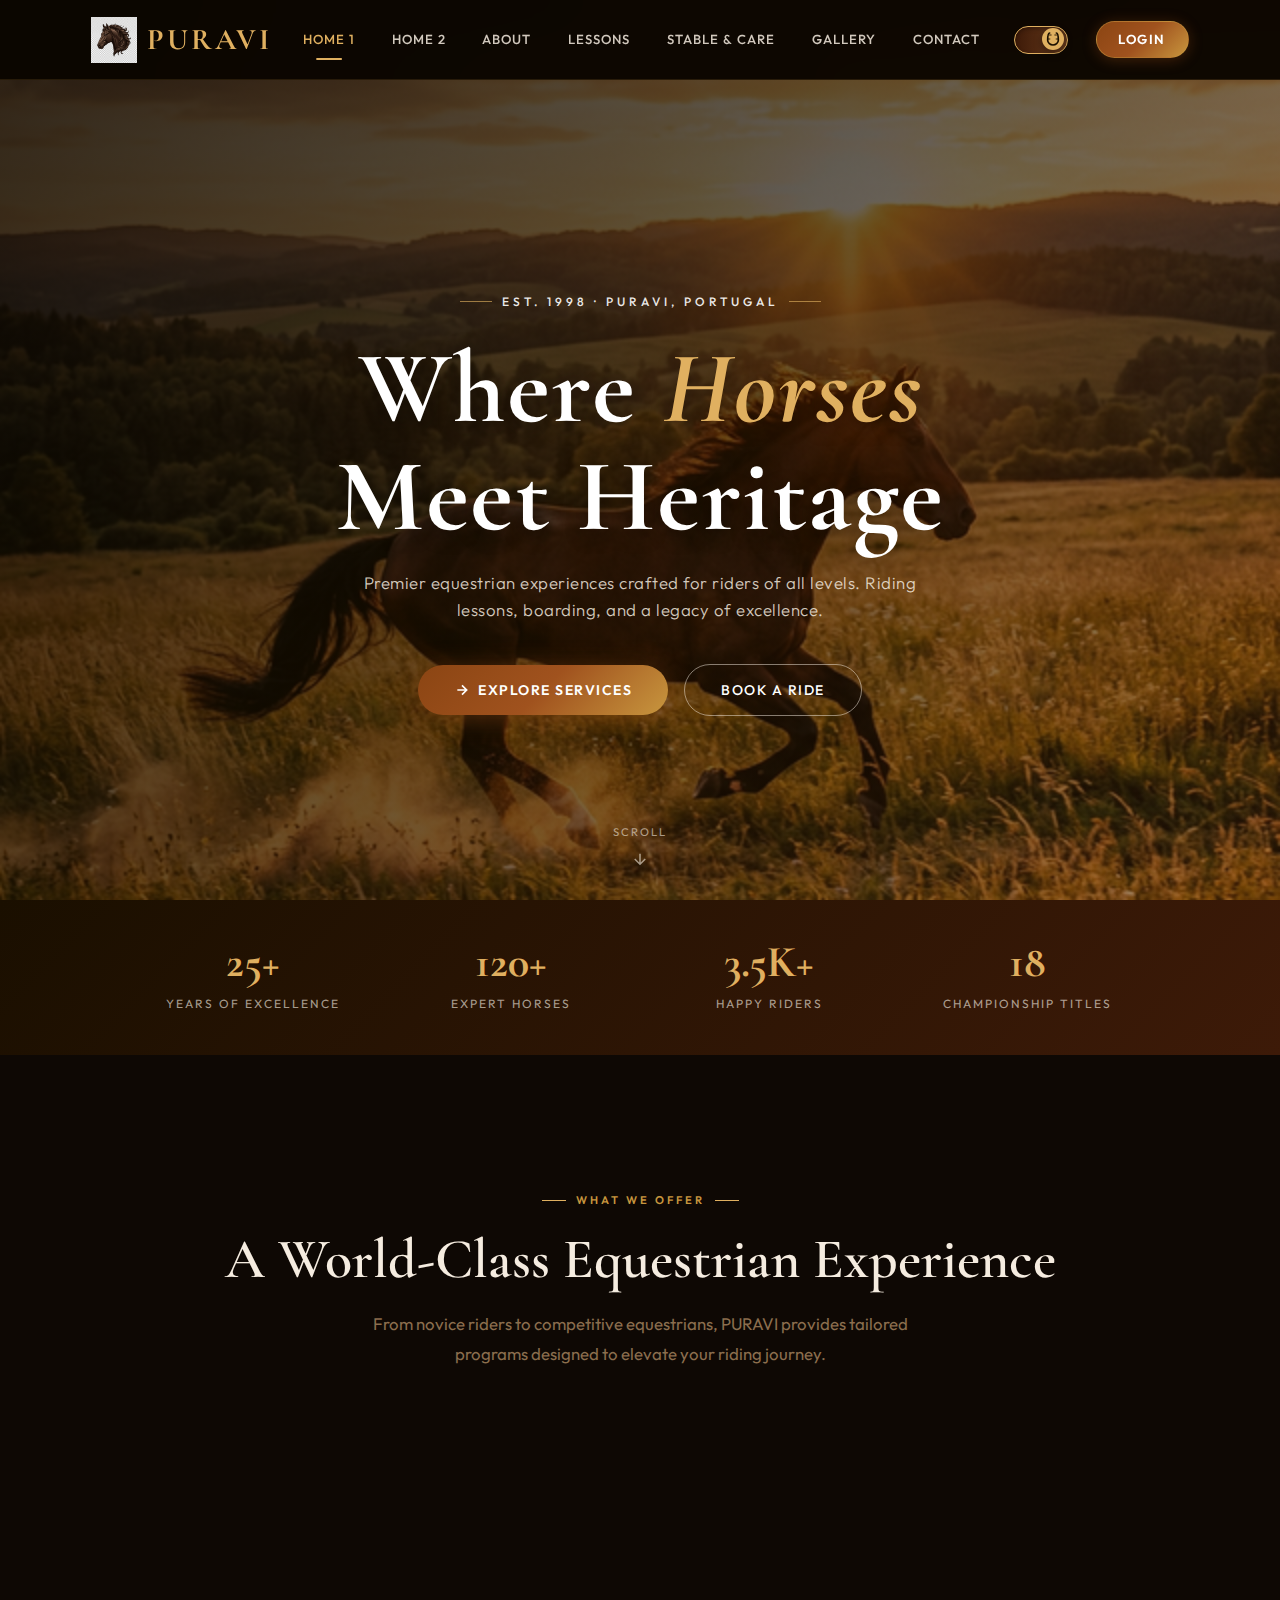
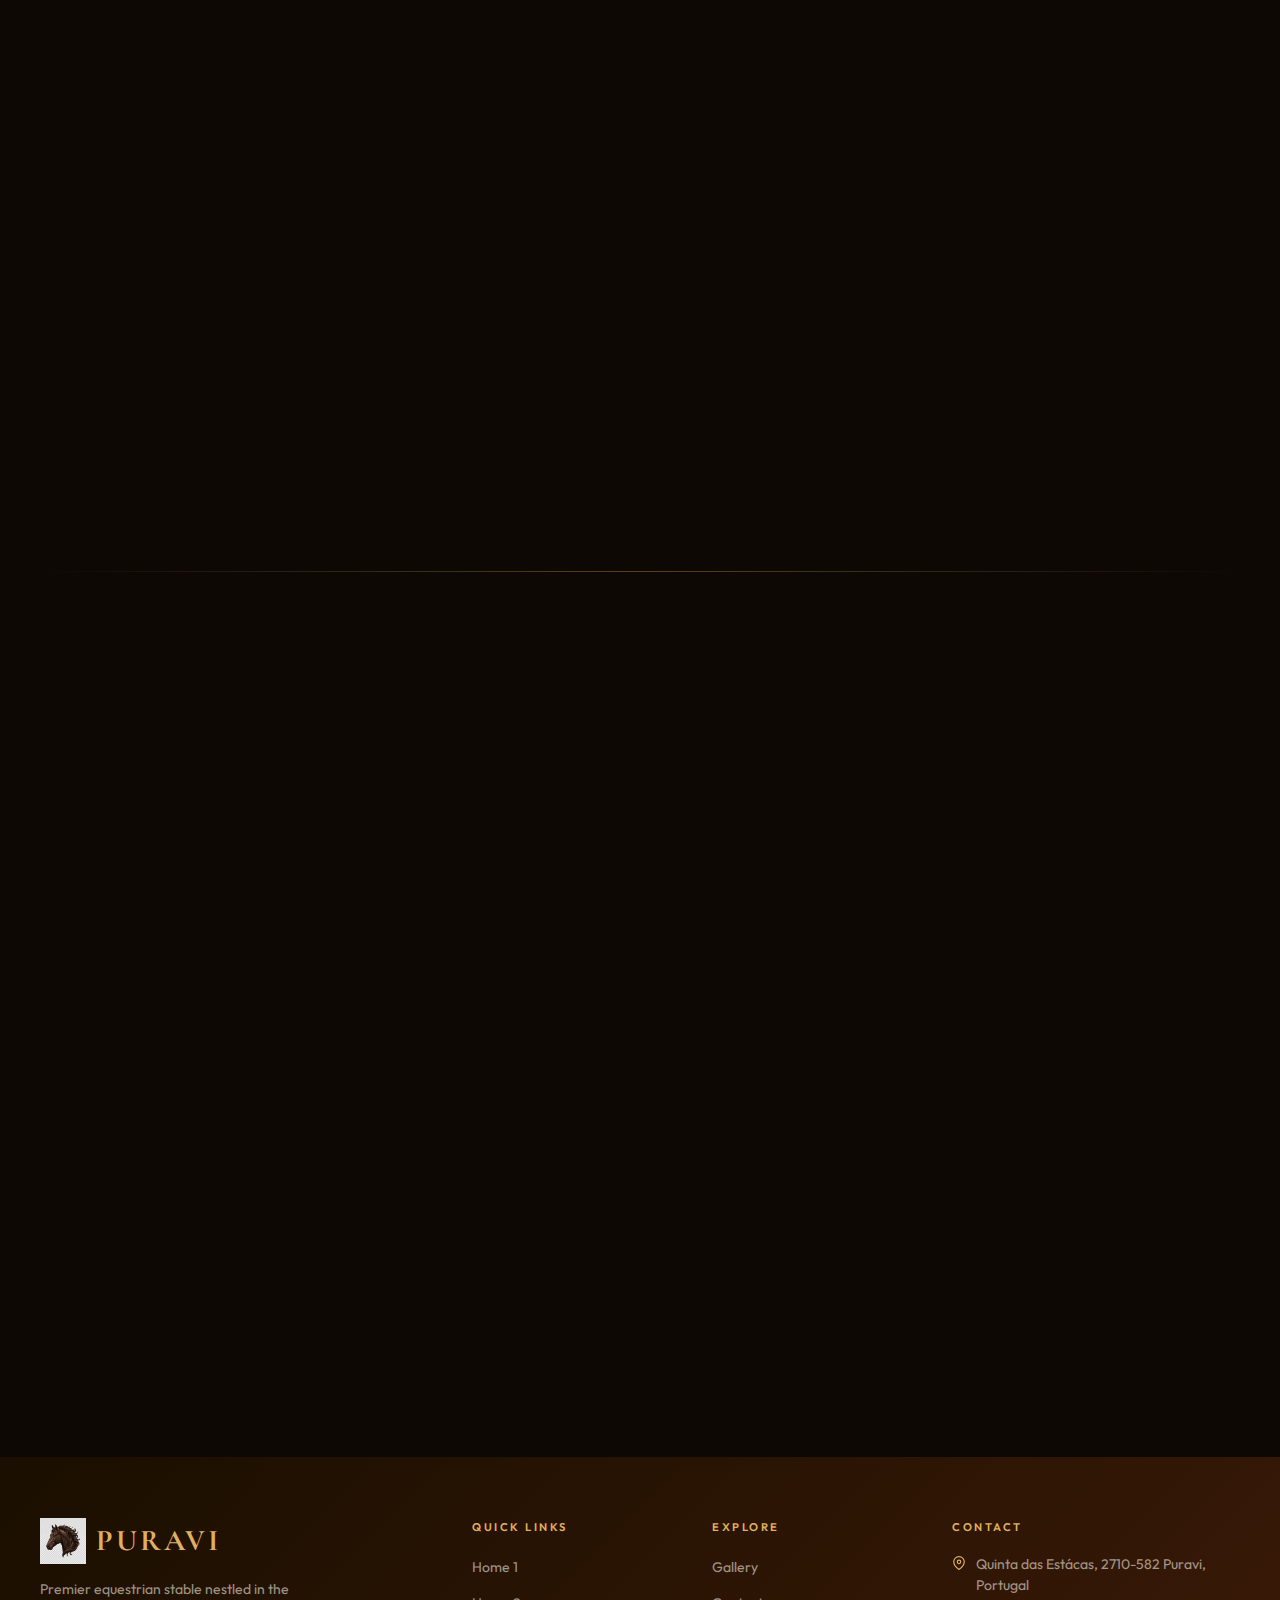
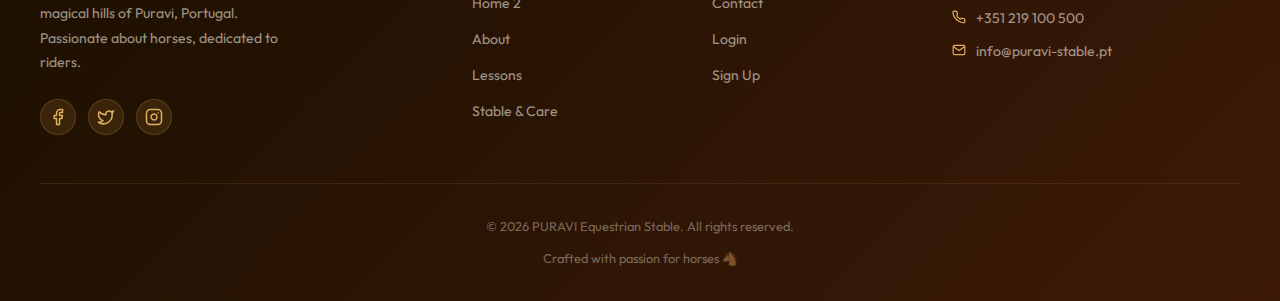
<file: index.html>
<!DOCTYPE html>
<html lang="en" data-theme="dark">

<head>
  <meta charset="UTF-8" />
  <meta name="viewport" content="width=device-width, initial-scale=1.0" />
  <title>PURAVI Equestrian Stable | Home</title>
  <meta name="description"
    content="PURAVI Equestrian Stable – Where elegance meets horsemanship. Premier riding lessons, boarding, and equestrian services." />
  <link rel="icon" type="image/png" href="logo.png" />
  <link rel="stylesheet" href="styles.css" />
</head>

<body>

  <!-- NAVBAR -->
  <nav class="navbar" id="navbar">
    <a href="index.html" class="nav-logo" aria-label="PURAVI Home">
      <span class="logo-icon"><img src="logo.png" alt="PURAVI Logo"
          style="width: 100%; height: 100%; object-fit: contain;"></span>
      <span class="logo-text">PURAVI</span>
    </a>

    <ul class="nav-links" role="navigation" aria-label="Main navigation">
      <li><a href="index.html" class="active" aria-current="page">Home 1</a></li>
      <li><a href="index2.html">Home 2</a></li>
      <li><a href="about.html">About</a></li>
      <li><a href="lessons.html">Lessons</a></li>
      <li><a href="care.html">Stable & Care</a></li>
      <li><a href="gallery.html">Gallery</a></li>
      <li><a href="contact.html">Contact</a></li>


    </ul>

    <div class="nav-controls">
      <button class="theme-toggle" onclick="toggleTheme()" aria-label="Toggle theme" title="Toggle light/dark mode">
        <div class="theme-toggle-track">
          <div class="theme-toggle-thumb" id="themeThumb">
            <span id="themeIcon">🌙</span>
          </div>
        </div>
      </button>
      <a href="login.html" class="nav-login">Login</a>
      <button class="hamburger" id="hamburgerBtn" aria-label="Toggle menu" aria-expanded="false">
        <span></span><span></span><span></span>
      </button>
    </div>
  </nav>

  <!-- MOBILE MENU -->
  <div class="mobile-menu" id="mobileMenu" role="navigation" aria-label="Mobile navigation">
    <a href="index.html" class="active">Home 1</a>
    <a href="index2.html">Home 2</a>
    <a href="about.html">About</a>
    <a href="lessons.html">Lessons</a>
    <a href="care.html">Stable & Care</a>
    <a href="gallery.html">Gallery</a>
    <a href="contact.html">Contact</a>
    <a href="login.html" class="nav-login">Login</a>
    <div class="mobile-menu-controls">
      <button class="theme-toggle" onclick="toggleTheme()" aria-label="Toggle theme">
        <div class="theme-toggle-track">
          <div class="theme-toggle-thumb">
            <span class="mobile-theme-icon">🌙</span>
          </div>
        </div>
      </button>
    </div>
  </div>

  <!-- HERO SECTION -->
  <section class="hero-section" id="home" aria-label="Hero section">
    <div class="hero-bg" id="heroBg"></div>
    <div class="hero-overlay"></div>
    <div class="hero-content">
      <p class="hero-eyebrow">Est. 1998 · Puravi, Portugal</p>
      <h1 class="hero-title">Where <span>Horses</span><br>Meet Heritage</h1>
      <p class="hero-subtitle">Premier equestrian experiences crafted for riders of all levels. Riding lessons,
        boarding, and a legacy of excellence.</p>
      <div class="hero-cta-group">
        <a href="index2.html#services" class="btn-primary">
          <svg width="16" height="16" viewBox="0 0 24 24" fill="none" stroke="currentColor" stroke-width="2.5">
            <path d="M5 12h14M12 5l7 7-7 7" />
          </svg>
          Explore Services
        </a>
        <a href="login.html" class="btn-outline">Book a Ride</a>
      </div>
    </div>
    <div class="hero-scroll" onclick="document.getElementById('stats').scrollIntoView({behavior:'smooth'})"
      role="button" tabindex="0" aria-label="Scroll down">
      <span>Scroll</span>
      <svg viewBox="0 0 24 24" fill="none" stroke="currentColor" stroke-width="2">
        <path d="M12 5v14M5 12l7 7 7-7" />
      </svg>
    </div>
  </section>

  <!-- STATS BAR -->
  <section class="stats-bar" id="stats" aria-label="Key statistics">
    <div class="stats-grid">
      <div class="stat-item">
        <span class="stat-number" data-count="25">25+</span>
        <span class="stat-label">Years of Excellence</span>
      </div>
      <div class="stat-item">
        <span class="stat-number" data-count="120">120+</span>
        <span class="stat-label">Expert Horses</span>
      </div>
      <div class="stat-item">
        <span class="stat-number" data-count="3500">3.5K+</span>
        <span class="stat-label">Happy Riders</span>
      </div>
      <div class="stat-item">
        <span class="stat-number" data-count="18">18</span>
        <span class="stat-label">Championship Titles</span>
      </div>
    </div>
  </section>

  <!-- FEATURES SECTION -->
  <section class="section-padding" id="features" aria-label="Our features">
    <div class="container">
      <div class="section-header">
        <p class="section-eyebrow">What We Offer</p>
        <h2 class="section-title">A World-Class Equestrian Experience</h2>
        <p class="section-desc">From novice riders to competitive equestrians, PURAVI provides tailored programs
          designed to elevate your riding journey.</p>
      </div>

      <div class="features-grid">
        <div class="feature-card animate-up animate-up-delay-1">
          <div class="feature-icon">🐴</div>
          <h3 class="feature-title">Riding Lessons</h3>
          <p class="feature-desc">Private and group lessons led by certified instructors covering dressage, jumping, and
            trail riding for all skill levels.</p>
        </div>
        <div class="feature-card animate-up animate-up-delay-2">
          <div class="feature-icon">🏆</div>
          <h3 class="feature-title">Competition Training</h3>
          <p class="feature-desc">Structured programs preparing riders for regional and national competitions with focus
            on technique and confidence.</p>
        </div>
        <div class="feature-card animate-up animate-up-delay-3">
          <div class="feature-icon">🌿</div>
          <h3 class="feature-title">Horse Boarding</h3>
          <p class="feature-desc">Premium stabling with daily grooming, nutrition management, and veterinary care in a
            serene natural environment.</p>
        </div>
        <div class="feature-card animate-up animate-up-delay-1">
          <div class="feature-icon">🎓</div>
          <h3 class="feature-title">Youth Programs</h3>
          <p class="feature-desc">Fun and educational programs designed for children, instilling confidence,
            responsibility, and love for horses.</p>
        </div>
        <div class="feature-card animate-up animate-up-delay-2">
          <div class="feature-icon">🌄</div>
          <h3 class="feature-title">Trail Excursions</h3>
          <p class="feature-desc">Guided scenic trail rides through the stunning landscapes of Puravi's hills and
            forests. Unforgettable experiences.</p>
        </div>
        <div class="feature-card animate-up animate-up-delay-3">
          <div class="feature-icon">🎉</div>
          <h3 class="feature-title">Events & Retreats</h3>
          <p class="feature-desc">Host memorable events including corporate retreats, birthday celebrations, and private
            equestrian gatherings.</p>
        </div>
      </div>
    </div>
  </section>

  <div class="divider" style="max-width:1200px; margin: 0 auto;"></div>

  <!-- ABOUT SECTION -->
  <section class="section-padding" id="about" aria-label="About PURAVI">
    <div class="container">
      <div class="about-grid">
        <div class="about-image-wrapper animate-up">
          <img src="stable_exterior.png" alt="PURAVI Stable Exterior - Our beautiful equestrian facility" loading="lazy"
            width="600" height="500" />
          <div class="about-image-badge">
            <span class="badge-number">25+</span>
            <span class="badge-text">Years of Passion</span>
          </div>
        </div>
        <div class="about-content animate-up animate-up-delay-2">
          <p class="section-eyebrow" style="display: flex; justify-content: center;">Our Legacy</p>
          <h2 class="section-title" style="text-align:left;">Rooted in the Heart of Puravi</h2>
          <p class="about-text">Nestled in the mystical hills of Puravi, our stable has been a sanctuary for horses and
            riders alike since 1998. We combine traditional horsemanship with modern equestrian practices to deliver
            unparalleled experiences.</p>
          <p class="about-text">Our team of expert trainers, veterinarians, and stable staff are dedicated to the
            well-being of every horse and the growth of every rider who walks through our gates.</p>
          <ul class="about-feature-list">
            <li class="about-feature-item">
              <svg width="18" height="18" viewBox="0 0 24 24" fill="none" stroke="currentColor" stroke-width="2.5">
                <polyline points="20 6 9 17 4 12" />
              </svg>
              Certified USDF instructors on staff
            </li>
            <li class="about-feature-item">
              <svg width="18" height="18" viewBox="0 0 24 24" fill="none" stroke="currentColor" stroke-width="2.5">
                <polyline points="20 6 9 17 4 12" />
              </svg>
              Full-time on-site veterinary care
            </li>
            <li class="about-feature-item">
              <svg width="18" height="18" viewBox="0 0 24 24" fill="none" stroke="currentColor" stroke-width="2.5">
                <polyline points="20 6 9 17 4 12" />
              </svg>
              50-acre pristine natural property
            </li>
            <li class="about-feature-item">
              <svg width="18" height="18" viewBox="0 0 24 24" fill="none" stroke="currentColor" stroke-width="2.5">
                <polyline points="20 6 9 17 4 12" />
              </svg>
              18 national championship titles
            </li>
          </ul>
          <a href="login.html" class="btn-primary" style="display:inline-flex;">
            Join Our Community
            <svg width="16" height="16" viewBox="0 0 24 24" fill="none" stroke="currentColor" stroke-width="2.5"
              style="margin-left:0.5rem;">
              <path d="M5 12h14M12 5l7 7-7 7" />
            </svg>
          </a>
        </div>
      </div>
    </div>
  </section>

  <!-- FOOTER -->
  <footer class="footer" aria-label="Site footer">
    <div class="footer-grid">
      <div>
        <a href="index.html" class="nav-logo"
          style="height:40px; display:flex; align-items:center; gap:10px; text-decoration:none; margin-bottom:1rem;">
          <span class="logo-icon"><img src="logo.png" alt="PURAVI Logo"
              style="width: 100%; height: 100%; object-fit: contain;"></span>
          <span class="logo-text">PURAVI</span>
        </a>
        <p class="footer-brand-desc">Premier equestrian stable nestled in the magical hills of Puravi, Portugal.
          Passionate about horses, dedicated to riders.</p>
        <div class="footer-social" aria-label="Social media links">
          <a href="#" aria-label="Facebook">
            <svg width="18" height="18" viewBox="0 0 24 24" fill="none" stroke="currentColor" stroke-width="2"
              stroke-linecap="round" stroke-linejoin="round">
              <path d="M18 2h-3a5 5 0 0 0-5 5v3H7v4h3v8h4v-8h3l1-4h-4V7a1 1 0 0 1 1-1h3z"></path>
            </svg>
          </a>
          <a href="#" aria-label="Twitter">
            <svg width="18" height="18" viewBox="0 0 24 24" fill="none" stroke="currentColor" stroke-width="2"
              stroke-linecap="round" stroke-linejoin="round">
              <path
                d="M22 4s-.7 2.1-2 3.4c1.6 10-9.4 17.3-18 11.6 2.2.1 4.4-.6 6-2C3 15.5.5 9.6 3 5c2.2 2.6 5.6 4.1 9 4-.9-4.2 4-6.6 7-3.8 1.1 0 3-1.2 3-1.2z">
              </path>
            </svg>
          </a>
          <a href="#" aria-label="Instagram">
            <svg width="18" height="18" viewBox="0 0 24 24" fill="none" stroke="currentColor" stroke-width="2"
              stroke-linecap="round" stroke-linejoin="round">
              <rect x="2" y="2" width="20" height="20" rx="5" ry="5"></rect>
              <path d="M16 11.37A4 4 0 1 1 12.63 8 4 4 0 0 1 16 11.37z"></path>
              <line x1="17.5" y1="6.5" x2="17.51" y2="6.5"></line>
            </svg>
          </a>
        </div>
      </div>
      <div>
        <h4 class="footer-col-title">Quick Links</h4>
        <ul class="footer-links">
          <li><a href="index.html">Home 1</a></li>
          <li><a href="index2.html">Home 2</a></li>
          <li><a href="about.html">About</a></li>
          <li><a href="lessons.html">Lessons</a></li>
          <li><a href="care.html">Stable & Care</a></li>
        </ul>
      </div>
      <div>
        <h4 class="footer-col-title">Explore</h4>
        <ul class="footer-links">
          <li><a href="gallery.html">Gallery</a></li>
          <li><a href="contact.html">Contact</a></li>
          <li><a href="login.html">Login</a></li>
          <li><a href="signup.html">Sign Up</a></li>
        </ul>
      </div>
      <div>
        <h4 class="footer-col-title">Contact</h4>
        <div class="footer-contact-item">
          <svg width="14" height="14" viewBox="0 0 24 24" fill="none" stroke="currentColor" stroke-width="2">
            <path d="M21 10c0 7-9 13-9 13s-9-6-9-13a9 9 0 0 1 18 0z" />
            <circle cx="12" cy="10" r="3" />
          </svg>
          Quinta das Estácas, 2710-582 Puravi, Portugal
        </div>
        <div class="footer-contact-item">
          <svg width="14" height="14" viewBox="0 0 24 24" fill="none" stroke="currentColor" stroke-width="2">
            <path
              d="M22 16.92v3a2 2 0 0 1-2.18 2 19.79 19.79 0 0 1-8.63-3.07A19.5 19.5 0 0 1 4.69 13.1a19.79 19.79 0 0 1-3.07-8.67A2 2 0 0 1 3.6 2h3a2 2 0 0 1 2 1.72c.127.96.361 1.903.7 2.81a2 2 0 0 1-.45 2.11L8.09 9.91a16 16 0 0 0 6 6l1.27-1.27a2 2 0 0 1 2.11-.45c.907.339 1.85.573 2.81.7A2 2 0 0 1 22 16.92z" />
          </svg>
          +351 219 100 500
        </div>
        <div class="footer-contact-item">
          <svg width="14" height="14" viewBox="0 0 24 24" fill="none" stroke="currentColor" stroke-width="2">
            <path d="M4 4h16c1.1 0 2 .9 2 2v12c0 1.1-.9 2-2 2H4c-1.1 0-2-.9-2-2V6c0-1.1.9-2 2-2z" />
            <polyline points="22,6 12,13 2,6" />
          </svg>
          info@puravi-stable.pt
        </div>
      </div>
    </div>
    <div class="footer-bottom">
      <span>© 2026 PURAVI Equestrian Stable. All rights reserved.</span>
      <span>Crafted with passion for horses 🐴</span>
    </div>
  </footer>

  <script src="main.js"></script>
</body>

</html>
</file>
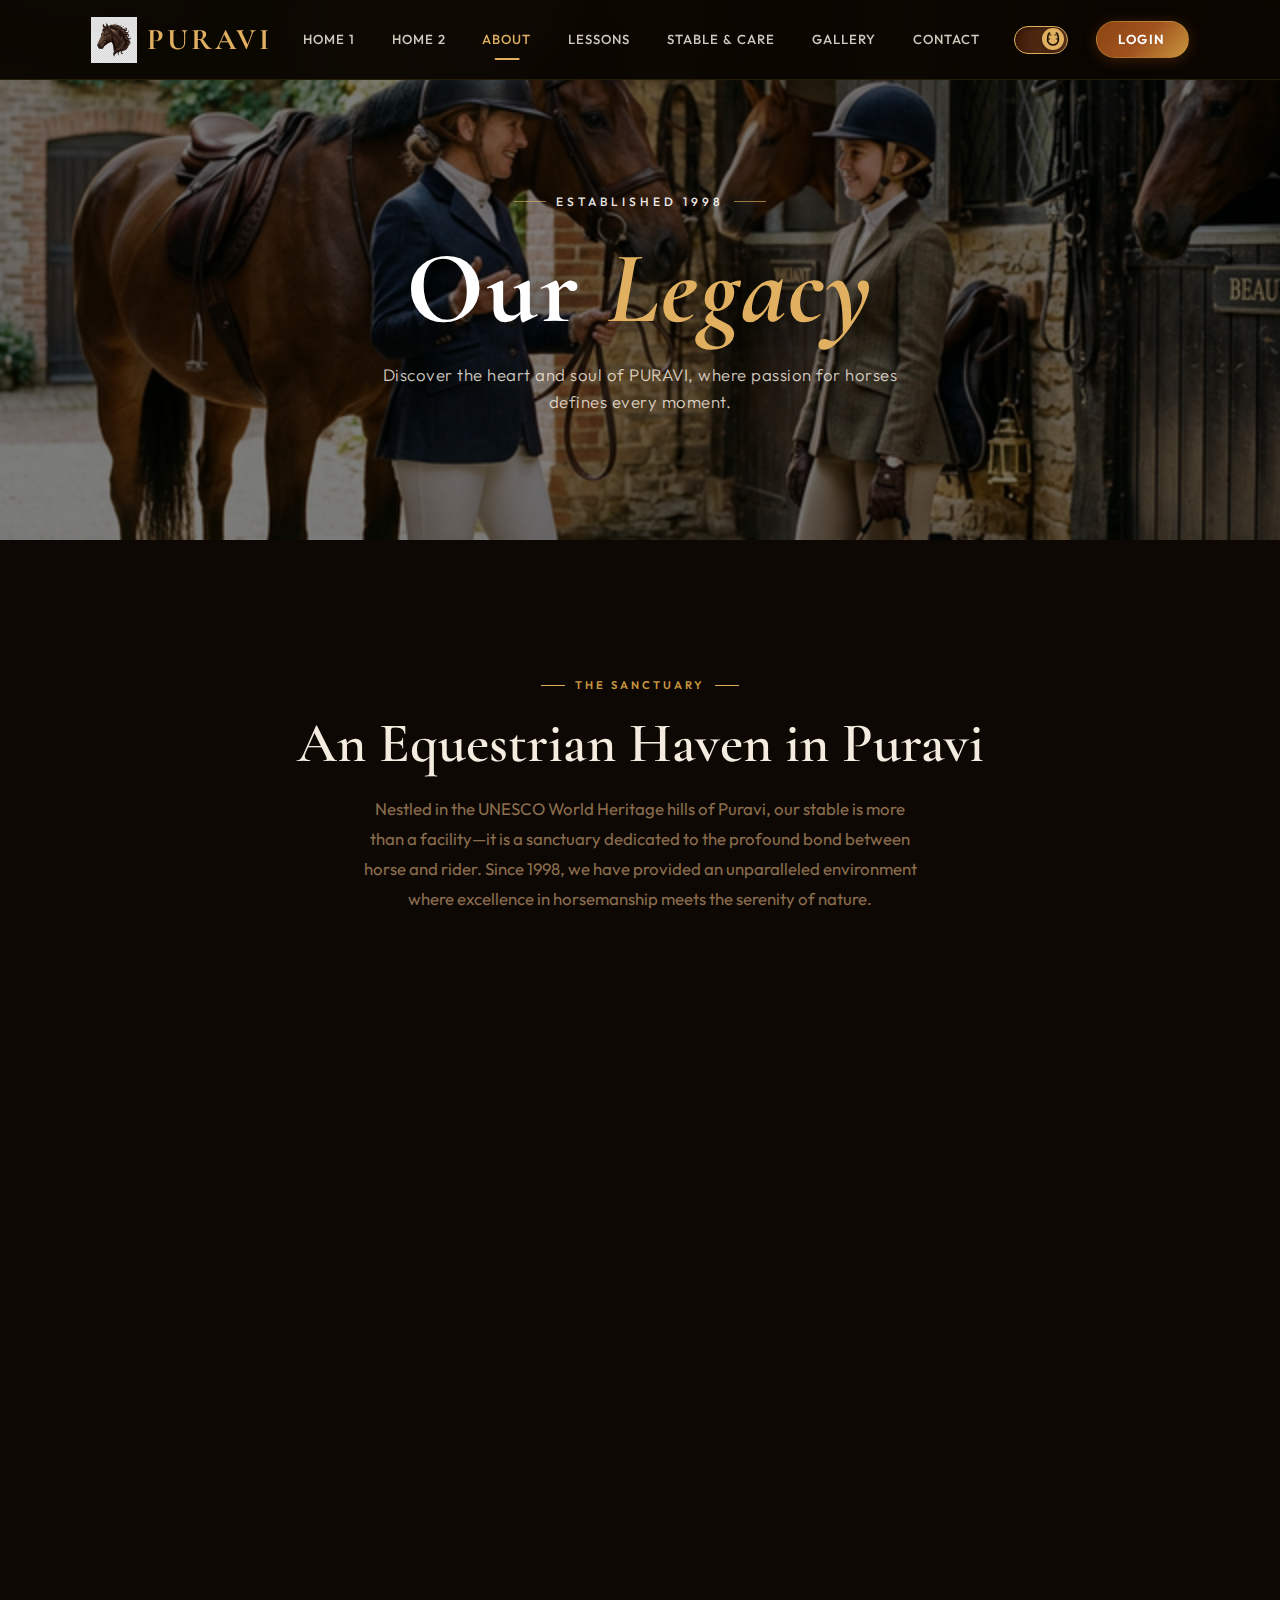
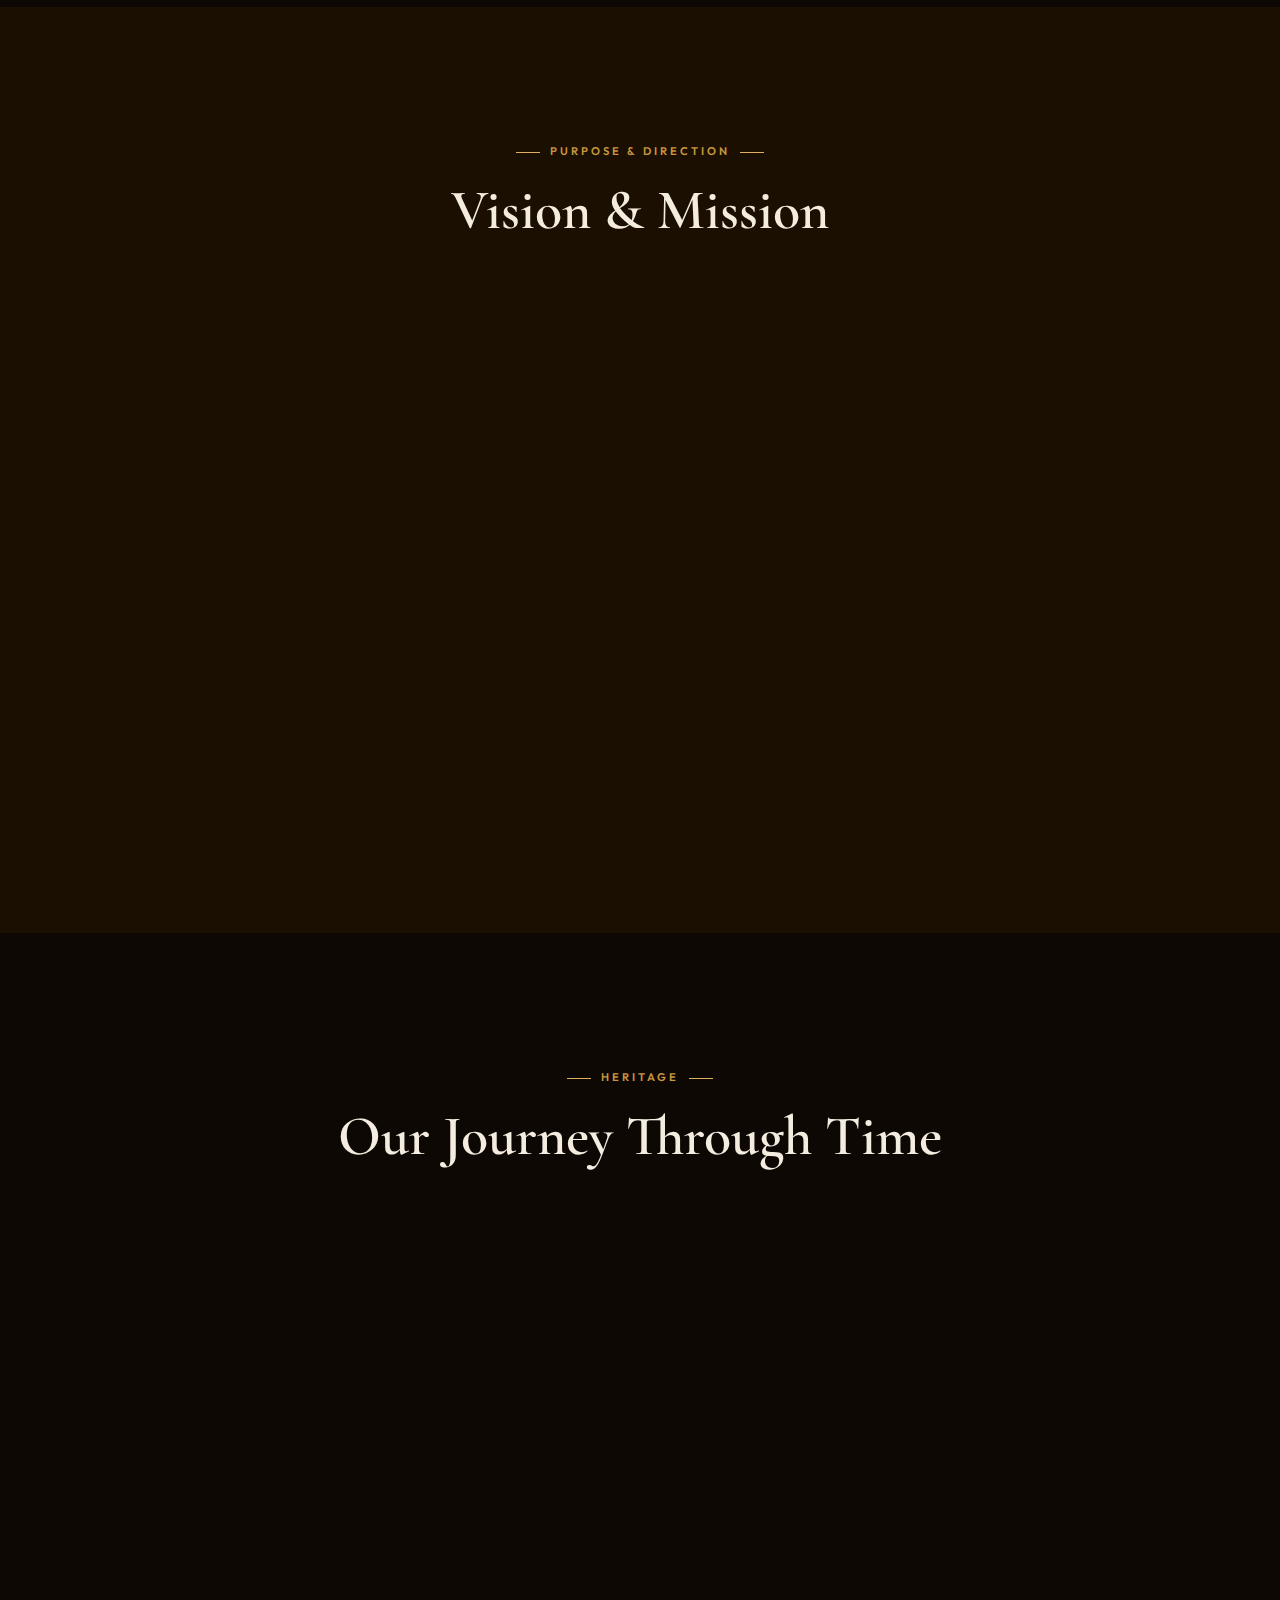
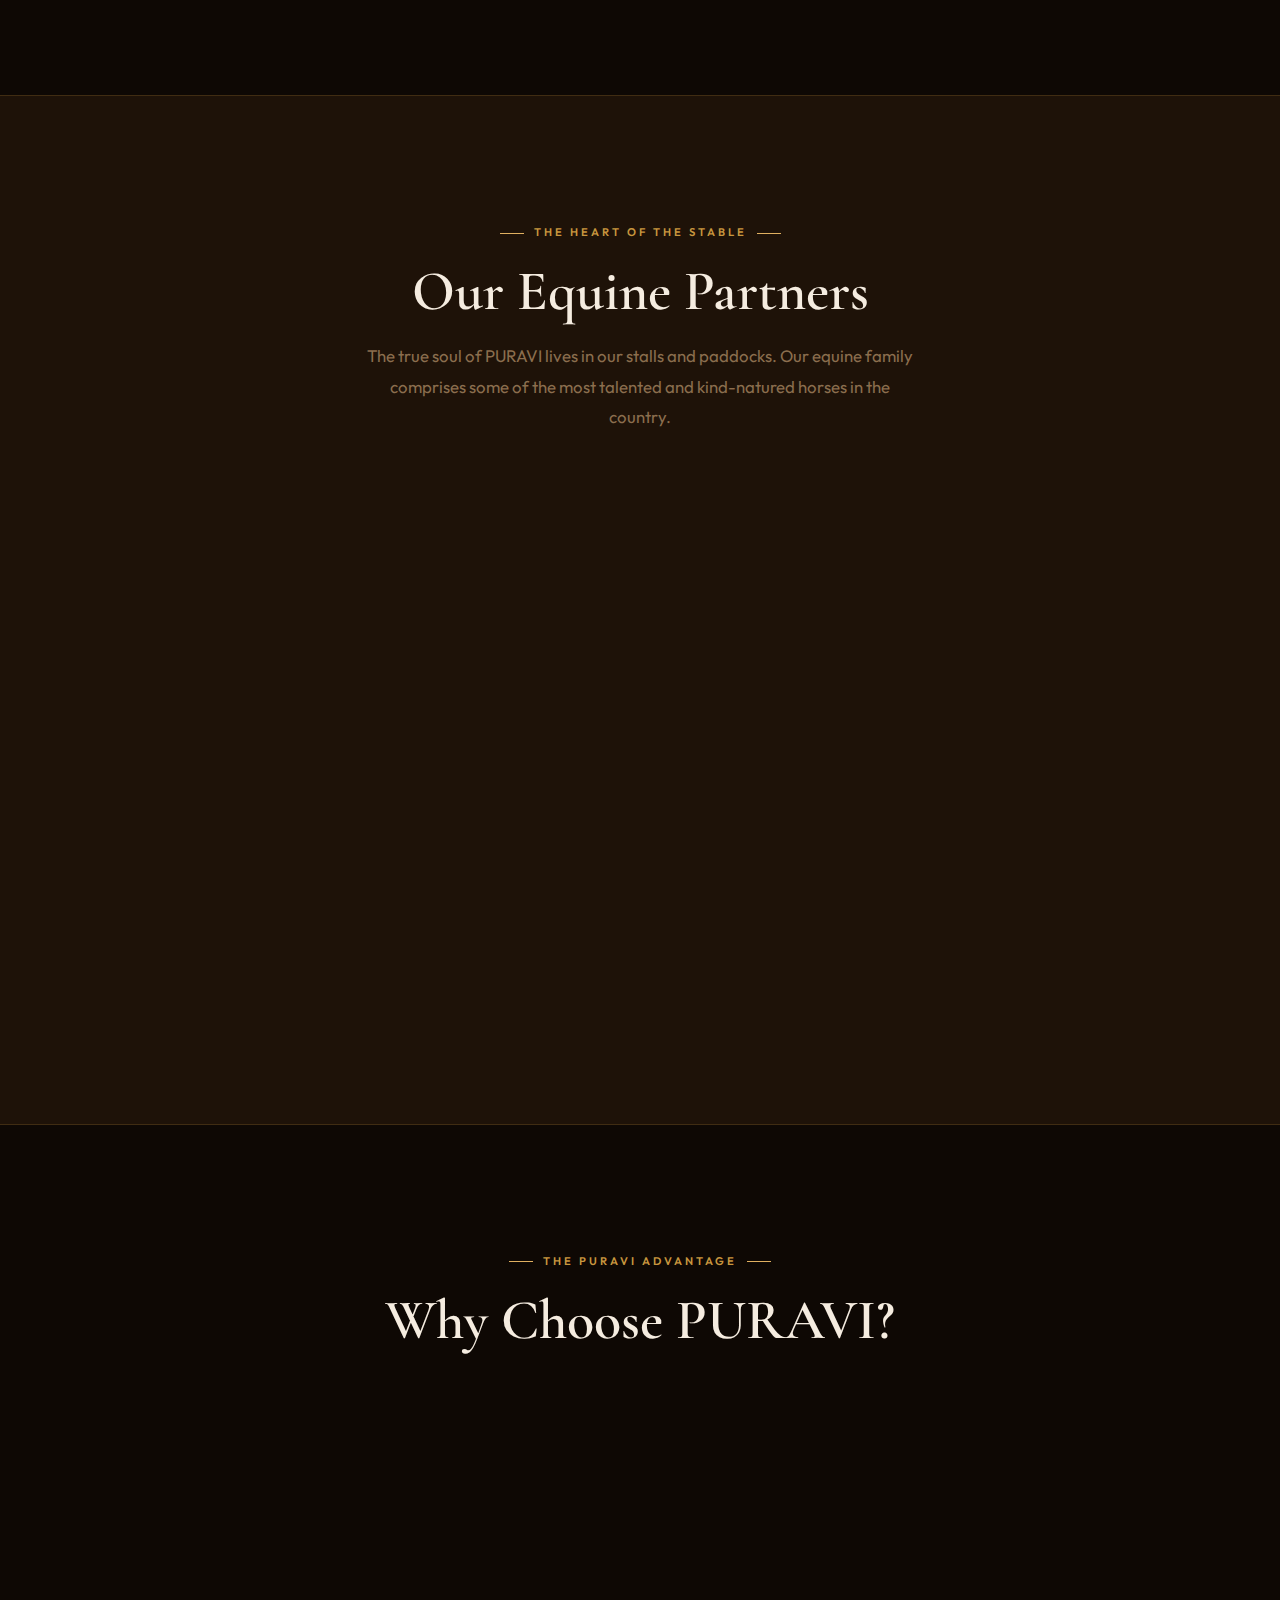
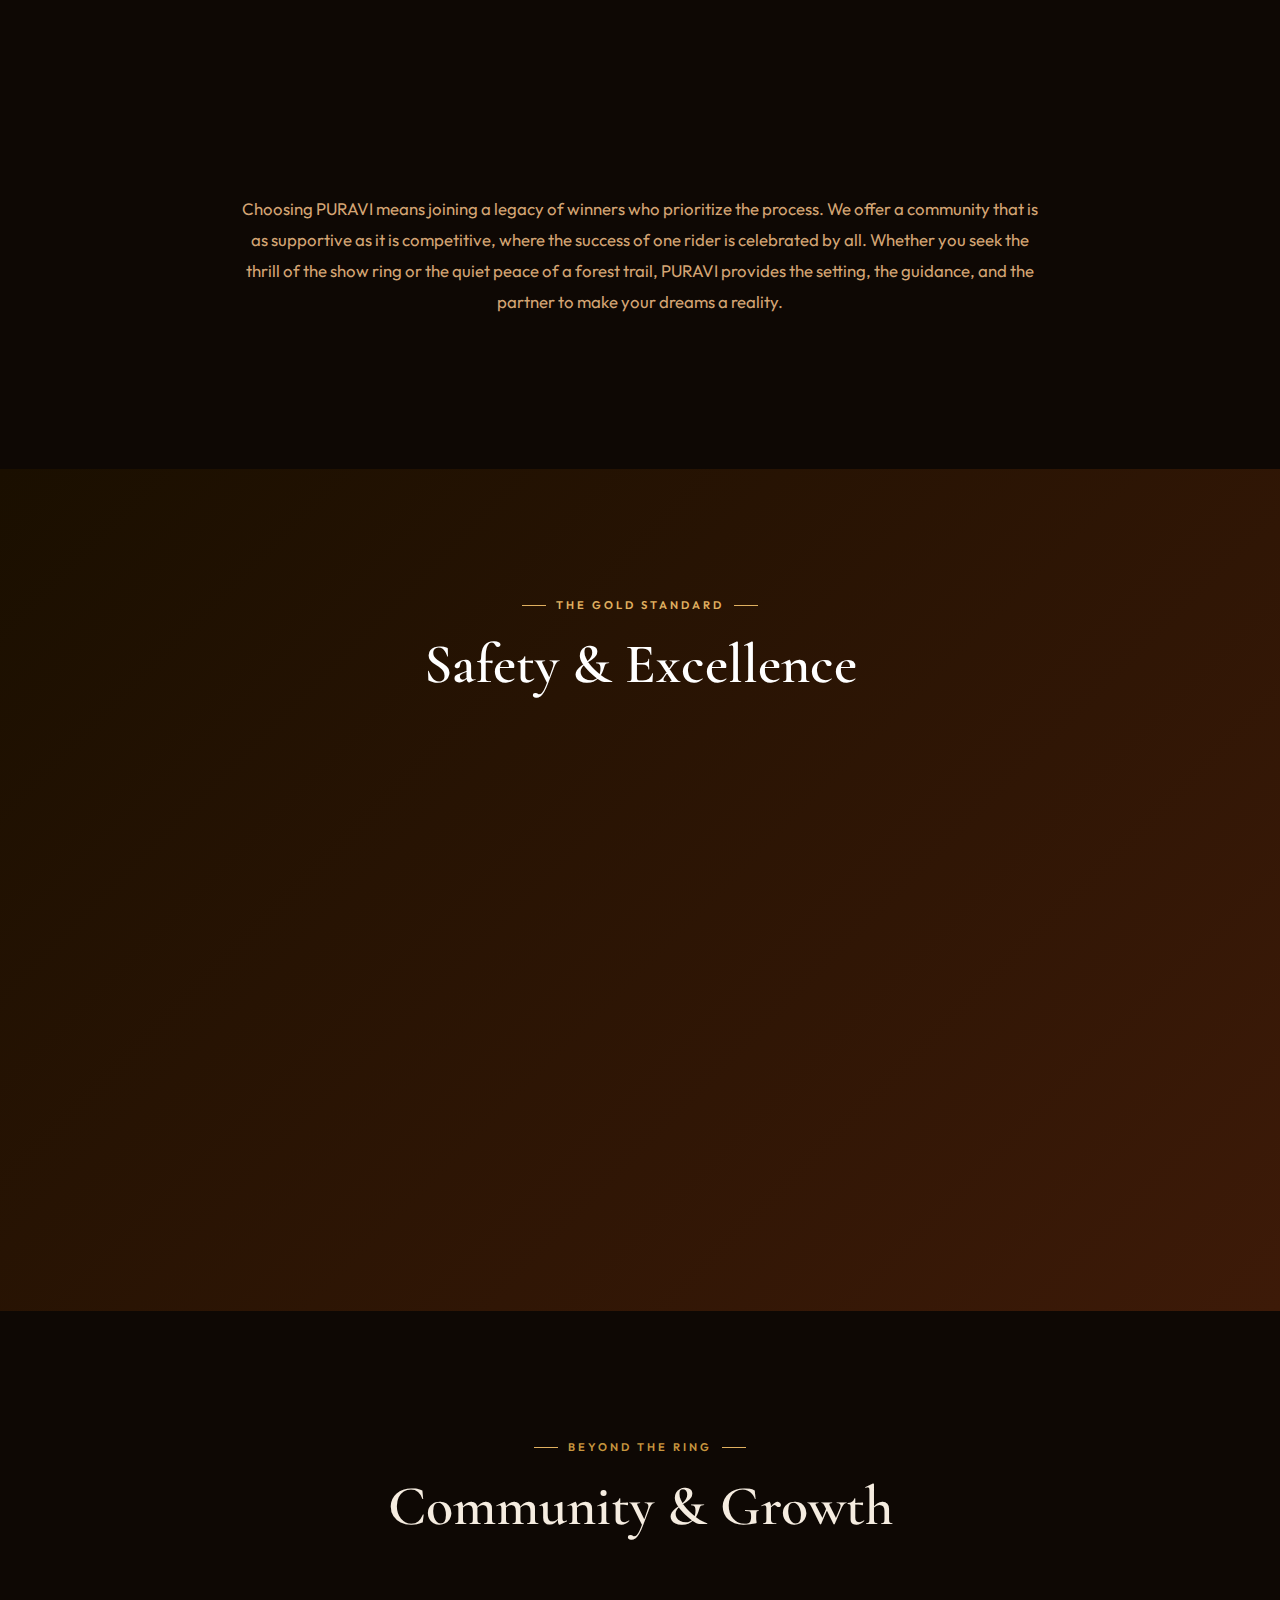
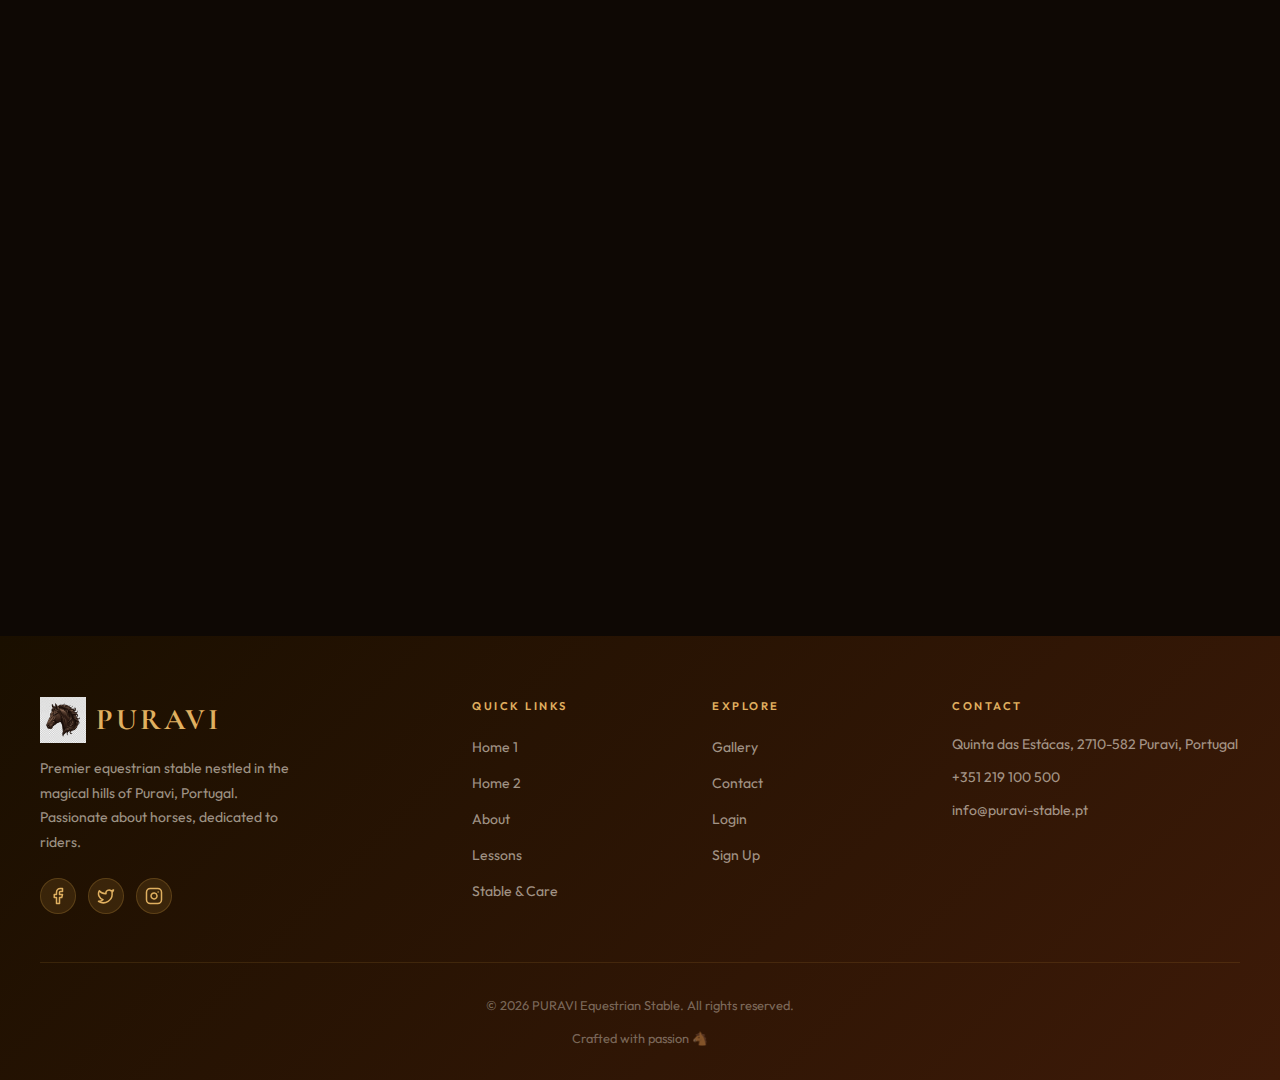
<file: about.html>
<!DOCTYPE html>
<html lang="en" data-theme="dark">

<head>
    <meta charset="UTF-8" />
    <meta name="viewport" content="width=device-width, initial-scale=1.0" />
    <title>About Us | PURAVI Equestrian Stable</title>
    <meta name="description"
        content="Learn about PURAVI Equestrian Stable's history, mission, and dedication to world-class horsemanship." />
    <link rel="icon" type="image/png" href="logo.png" />
    <link rel="stylesheet" href="styles.css" />
</head>

<body>

    <!-- NAVBAR -->
    <nav class="navbar" id="navbar">
        <a href="index.html" class="nav-logo" aria-label="PURAVI Home">
            <span class="logo-icon"><img src="logo.png" alt="PURAVI Logo"
                    style="width: 100%; height: 100%; object-fit: contain;"></span>
            <span class="logo-text">PURAVI</span>
        </a>

        <ul class="nav-links" role="navigation" aria-label="Main navigation">
            <li><a href="index.html">Home 1</a></li>
            <li><a href="index2.html">Home 2</a></li>
            <li><a href="about.html" class="active">About</a></li>
            <li><a href="lessons.html">Lessons</a></li>
            <li><a href="care.html">Stable & Care</a></li>
            <li><a href="gallery.html">Gallery</a></li>
            <li><a href="contact.html">Contact</a></li>


        </ul>

        <div class="nav-controls">
            <button class="theme-toggle" onclick="toggleTheme()" aria-label="Toggle theme"
                title="Toggle light/dark mode">
                <div class="theme-toggle-track">
                    <div class="theme-toggle-thumb" id="themeThumb">
                        <span id="themeIcon">🌙</span>
                    </div>
                </div>
            </button>
            <a href="login.html" class="nav-login">Login</a>
            <button class="hamburger" id="hamburgerBtn" aria-label="Toggle menu" aria-expanded="false">
                <span></span><span></span><span></span>
            </button>
        </div>
    </nav>

    <!-- MOBILE MENU -->
    <div class="mobile-menu" id="mobileMenu" role="navigation" aria-label="Mobile navigation">
        <a href="index.html">Home 1</a>
        <a href="index2.html">Home 2</a>
        <a href="about.html" class="active">About</a>
        <a href="lessons.html">Lessons</a>
        <a href="care.html">Stable & Care</a>
        <a href="gallery.html">Gallery</a>
        <a href="contact.html">Contact</a>
        <a href="login.html" class="nav-login">Login</a>
        <div class="mobile-menu-controls">
            <button class="theme-toggle" onclick="toggleTheme()" aria-label="Toggle theme">
                <div class="theme-toggle-track">
                    <div class="theme-toggle-thumb">
                        <span class="mobile-theme-icon">🌙</span>
                    </div>
                </div>
            </button>
        </div>
    </div>

    <!-- ABOUT HERO -->
    <header class="about-hero">
        <div class="about-hero-bg"></div>
        <div class="hero-content">
            <p class="hero-eyebrow">Established 1998</p>
            <h1 class="hero-title">Our <span>Legacy</span></h1>
            <p class="hero-subtitle">Discover the heart and soul of PURAVI, where passion for horses defines every
                moment.</p>
        </div>
    </header>

    <!-- INTRODUCTION SECTION -->
    <section class="section-padding">
        <div class="container">
            <div class="section-header">
                <p class="section-eyebrow">The Sanctuary</p>
                <h2 class="section-title">An Equestrian Haven in Puravi</h2>
                <p class="section-desc">Nestled in the UNESCO World Heritage hills of Puravi, our stable is more than a
                    facility—it is a sanctuary dedicated to the profound bond between horse and rider. Since 1998, we
                    have provided an unparalleled environment where excellence in horsemanship meets the serenity of
                    nature.</p>
            </div>

            <div class="about-grid">
                <div class="about-image-wrapper animate-up">
                    <img src="stable_exterior.png" alt="PURAVI Stables Overview" />
                    <div class="about-image-badge">
                        <span class="badge-number">25</span>
                        <span class="badge-text">Years</span>
                    </div>
                </div>
                <div class="about-content animate-up animate-up-delay-2">
                    <p class="about-text">PURAVI stands as a beacon of equestrian excellence in Portugal. Spread across
                        fifty acres of pristine natural landscape, our grounds feature state-of-the-art training arenas,
                        meticulously maintained paddocks, and private forest trails. Every element of our architecture
                        and landscape has been designed with the primary objective of ensuring the comfort, safety, and
                        psychological well-being of our equine partners.</p>
                    <p class="about-text">Our philosophy is built on the pillars of respect, patience, and technical
                        precision. We believe that true horsemanship is an art form that requires a lifelong commitment
                        to learning and listening. At PURAVI, we don't just teach people how to ride; we teach them how
                        to understand the language of the horse, fostering a partnership that extends far beyond the
                        arena's edge.</p>
                </div>
            </div>
        </div>
    </section>

    <!-- VISION & MISSION -->
    <section class="section-padding" style="background: var(--bg-secondary);">
        <div class="container">
            <div class="section-header">
                <p class="section-eyebrow">Purpose & Direction</p>
                <h2 class="section-title">Vision & Mission</h2>
            </div>
            <div class="mission-grid">
                <div class="purpose-card animate-up">
                    <h3 class="feature-title">Our Vision</h3>
                    <p class="about-text">Our vision is to be recognized globally as a center of equestrian
                        excellence where the ancient wisdom of classical horsemanship merges seamlessly with modern
                        sports science. We envision a future where every rider at PURAVI serves as an ambassador for
                        ethical equine treatment, demonstrating that competitive success and profound compassion are not
                        mutually exclusive.</p>
                    <p class="about-text">We strive to lead the industry in sustainable stable management and
                        welfare-oriented training, setting a gold standard for equestrian facilities worldwide. Our
                        vision includes the expansion of our community into a global network of dedicated equestrians.
                    </p>
                </div>
                <div class="purpose-card animate-up animate-up-delay-1">
                    <h3 class="feature-title">Our Mission</h3>
                    <p class="about-text">Our mission is to empower individuals through the transformative power of the
                        horse. We are committed to providing world-class instruction that respects the physical and
                        emotional limits of both animal and human. By maintaining a rigorous standard of care, we aim to
                        preserve the rich equestrian heritage of Portugal while innovating for the modern athlete.</p>
                    <p class="about-text">We dedicate ourselves to the continuous growth of our community, offering a
                        supportive environment for riders of all backgrounds. From nurturing the dreams of beginners to
                        refining the precision of competitors, our mission is to ensure every journey at PURAVI is
                        marked by progress and joy.</p>
                </div>
            </div>
        </div>
    </section>

    <!-- OUR JOURNEY -->
    <section class="section-padding">
        <div class="container">
            <div class="section-header">
                <p class="section-eyebrow">Heritage</p>
                <h2 class="section-title">Our Journey Through Time</h2>
            </div>
            <div style="max-width: 900px; margin: 0 auto;" class="animate-up">
                <p class="about-text" style="font-size: 1.1rem; line-height: 1.8;">The story of
                    PURAVI began over two decades ago with a single horse and a dream to create a different kind of
                    stable—one where the horse was more than an asset, but a true partner. Founded by the Miranda family
                    in 1998, PURAVI has grown from a private training ground into Portugal's most respected equestrian
                    academy.</p>
                <p class="about-text" style="margin-top: 1.5rem; font-size: 1.1rem; line-height: 1.8;">In our early
                    years, we focused on restoring the local
                    land, ensuring that the natural trails of Puravi remained accessible for riders while protecting the
                    delicate mountain ecosystem. By 2005, we introduced our first youth development program, which has
                    since produced several national champions. Over the years, we have hosted numerous international
                    clinics, bringing the world's most innovative trainers to our hills. Today, PURAVI stands as a
                    testament to twenty-five years of dedication, surviving economic shifts and industry changes by
                    never wavering from our core value: the well-being of the horse.</p>
            </div>
        </div>
    </section>

    <!-- OUR HORSES -->
    <section class="section-padding"
        style="background: var(--bg-card); border-top: 1px solid var(--border); border-bottom: 1px solid var(--border);">
        <div class="container">
            <div class="section-header">
                <p class="section-eyebrow" style="display: flex; justify-content: center;">The Heart of the Stable</p>
                <h2 class="section-title">Our Equine Partners</h2>
                <p class="section-desc">The true soul of PURAVI lives in our stalls and paddocks. Our equine family
                    comprises some of the most talented and kind-natured horses in the country.</p>
            </div>
            <div class="about-grid" style="align-items: center;">
                <div class="animate-up">
                    <p class="about-text">We select our horses with extreme care, looking beyond pedigree for a specific
                        combination of temperament, presence, and willingness. At PURAVI, we are proud to house a
                        diverse roster ranging from the noble Lusitano—the pride of Portuguese heritage—to athletic
                        Warmbloods and gentle school ponies. Each horse is considered an individual, with a custom
                        training and care regimen designed to support their unique physical and emotional needs.</p>
                    <p class="about-text">Our commitment to our horses extends for their entire lives. Many of our
                        retired champions stay with us, serving as 'professors' for younger riders or simply enjoying
                        the lush pastures they have earned. We believe that a horse who is well-rested, well-fed, and
                        mentally engaged will always be a superior partner in the arena. Our horses aren't just animals;
                        they are the heart of everything we do.</p>
                </div>
                <div class="about-image-wrapper animate-up animate-up-delay-1">
                    <img src="gallery_1.png" alt="Elegance in Motion - Our Horses" />
                </div>
            </div>
        </div>
    </section>

    <!-- WHY CHOOSE US -->
    <section class="section-padding">
        <div class="container">
            <div class="section-header">
                <p class="section-eyebrow" style="display: flex; justify-content: center;">The PURAVI Advantage</p>
                <h2 class="section-title">Why Choose PURAVI?</h2>
            </div>
            <div class="features-grid">
                <div class="feature-card animate-up">
                    <h3 class="feature-title">Elite Pedagogy</h3>
                    <p class="feature-desc">Our instructional methods are rooted in classical principles but informed by
                        modern sports psychology. We provide a structured curriculum that ensures no gaps in a rider's
                        education, emphasizing balance, timing, and subtleness of cues.</p>
                </div>
                <div class="feature-card animate-up animate-up-delay-1">
                    <h3 class="feature-title">Wholistic Welfare</h3>
                    <p class="feature-desc">We go beyond standard boarding. Our horses enjoy scientific nutrition plans,
                        daily turnout in social groups, and a low-stress environment that prevents stable vices and
                        promotes longevity and athletic performance.</p>
                </div>
                <div class="feature-card animate-up animate-up-delay-2">
                    <h3 class="feature-title">World-Class Facilities</h3>
                    <p class="feature-desc">From our all-weather footing to our luxury rider lounge, PURAVI offers a
                        high-end experience for both horse and human. Our infrastructure is constantly updated to
                        include the latest technological advances in equestrian sport.</p>
                </div>
            </div>
            <div class="about-text"
                style="margin-top: 3rem; text-align: center; max-width: 800px; margin-left: auto; margin-right: auto;"
                class="animate-up">
                Choosing PURAVI means joining a legacy of winners who prioritize the process. We offer a community that
                is as supportive as it is competitive, where the success of one rider is celebrated by all. Whether you
                seek the thrill of the show ring or the quiet peace of a forest trail, PURAVI provides the setting, the
                guidance, and the partner to make your dreams a reality.
            </div>
        </div>
    </section>

    <!-- SAFETY STANDARDS -->
    <section class="section-padding" style="background: var(--gradient-dark); color: #fff;">
        <div class="container">
            <div class="section-header">
                <p class="section-eyebrow" style="display: flex; justify-content: center; color: var(--accent-gold);">
                    The Gold Standard</p>
                <h2 class="section-title" style="color: #fff;">Safety & Excellence</h2>
            </div>
            <div style="display: grid; grid-template-columns: 1.2fr 1fr; gap: 5rem; align-items: center;">
                <div class="animate-up">
                    <p class="about-text" style="color: rgba(245, 236, 224, 0.8);">Safety is not a checklist at PURAVI;
                        it is our foundation. We maintain a zero-compromise policy regarding the protection of our
                        students and our staff. This begins with our horses—only those with proven, reliable
                        temperaments are selected for our academy programs. Our instructors are all certified in First
                        Aid and Equestrian Safety, undergoing regular re-evaluations to ensure they stay current with
                        the latest risk management protocols.</p>
                    <p class="about-text" style="color: rgba(245, 236, 224, 0.8); margin-top: 1.5rem;">Our facility
                        management includes daily inspections of all tack, fencing, and surface footing. We utilize
                        advanced security systems to monitor the grounds 24/7, and our emergency protocols are
                        meticulously planned and regularly practiced. When you ride at PURAVI, you can focus entirely on
                        your progress, knowing that every detail of your environment has been scrutinized for safety. We
                        believe that true excellence can only be achieved when the mind is at ease.</p>
                </div>
                <div class="animate-up animate-up-delay-1">
                    <div
                        style="background: rgba(200, 150, 62, 0.1); border: 1px solid rgba(200, 150, 62, 0.3); padding: 3rem; border-radius: var(--radius-lg); text-align: center;">
                        <h4
                            style="font-family: 'Outfit', sans-serif; font-size: 0.8rem; letter-spacing: 2px; text-transform: uppercase; color: var(--accent-gold); margin-bottom: 2rem; text-align: center;">
                            Safety Benchmarks</h4>
                        <ul class="about-feature-list"
                            style="gap: 1.5rem; display: inline-flex; flex-direction: column; align-items: flex-start; text-align: left;">
                            <li class="about-feature-item" style="color: #fff;">✦ Certified Professional Instructors
                            </li>
                            <li class="about-feature-item" style="color: #fff;">✦ Bi-weekly Veterinary Health Checks
                            </li>
                            <li class="about-feature-item" style="color: #fff;">✦ Daily Tack & Equipment Inspections
                            </li>
                            <li class="about-feature-item" style="color: #fff;">✦ 24/7 Monitored Facility Security</li>
                            <li class="about-feature-item" style="color: #fff;">✦ All-Weather Professional Footing</li>
                        </ul>
                    </div>
                </div>
            </div>
        </div>
    </section>

    <!-- COMMUNITY GROWTH -->
    <section class="section-padding">
        <div class="container">
            <div class="section-header">
                <p class="section-eyebrow" style="display: flex; justify-content: center;">Beyond the Ring</p>
                <h2 class="section-title">Community & Growth</h2>
            </div>
            <div style="max-width: 900px; margin: 0 auto;" class="animate-up">
                <p class="about-text"
                    style="text-align: center; font-size: 1.2rem; font-style: italic; color: var(--accent-gold);">"At
                    PURAVI, we don't just build riders; we build a community that shares a lifelong passion for the
                    equine spirit."</p>
                <p class="about-text" style="margin-top: 2rem;">Growth at our stable is measured not just in ribbons and
                    trophies, but in the deepening of character. We take immense pride in seeing our students develop
                    responsibility, empathy, and resilience through their work with the horses. Our community extends
                    beyond the lesson hours, with regular social gatherings, educational seminars, and off-site
                    excursions that bring our members closer together.</p>
                <p class="about-text">We are also deeply committed to the growth of Puravi itself. We actively support
                    local conservation efforts and provide employment and training opportunities for local youth
                    interested in equestrian careers. Being part of PURAVI means being part of a larger ecosystem of
                    care—one that respects the past, celebrates the present, and builds a sustainable future for the
                    horse and the community alike. We invite you to grow with us, to learn from us, and to become a part
                    of our enduring legacy.</p>
                <div style="text-align: center; margin-top: 3rem;">
                    <a href="signup.html" class="btn-primary">Become Part of the Legacy</a>
                </div>
            </div>
        </div>
    </section>

    <!-- FOOTER -->
    <footer class="footer" aria-label="Site footer">
        <div class="footer-grid">
            <div>
                <a href="index.html" class="nav-logo"
                    style="height:40px; display:flex; align-items:center; gap:10px; text-decoration:none; margin-bottom:1rem;">
                    <span class="logo-icon"><img src="logo.png" alt="PURAVI Logo"
                            style="width: 100%; height: 100%; object-fit: contain;"></span>
                    <span class="logo-text">PURAVI</span>
                </a>
                <p class="footer-brand-desc">Premier equestrian stable nestled in the magical hills of Puravi, Portugal.
                    Passionate about horses, dedicated to riders.</p>
                <div class="footer-social">
                    <a href="#" aria-label="Facebook">
                        <svg width="18" height="18" viewBox="0 0 24 24" fill="none" stroke="currentColor"
                            stroke-width="2" stroke-linecap="round" stroke-linejoin="round">
                            <path d="M18 2h-3a5 5 0 0 0-5 5v3H7v4h3v8h4v-8h3l1-4h-4V7a1 1 0 0 1 1-1h3z"></path>
                        </svg>
                    </a>
                    <a href="#" aria-label="Twitter">
                        <svg width="18" height="18" viewBox="0 0 24 24" fill="none" stroke="currentColor"
                            stroke-width="2" stroke-linecap="round" stroke-linejoin="round">
                            <path
                                d="M22 4s-.7 2.1-2 3.4c1.6 10-9.4 17.3-18 11.6 2.2.1 4.4-.6 6-2C3 15.5.5 9.6 3 5c2.2 2.6 5.6 4.1 9 4-.9-4.2 4-6.6 7-3.8 1.1 0 3-1.2 3-1.2z">
                            </path>
                        </svg>
                    </a>
                    <a href="#" aria-label="Instagram">
                        <svg width="18" height="18" viewBox="0 0 24 24" fill="none" stroke="currentColor"
                            stroke-width="2" stroke-linecap="round" stroke-linejoin="round">
                            <rect x="2" y="2" width="20" height="20" rx="5" ry="5"></rect>
                            <path d="M16 11.37A4 4 0 1 1 12.63 8 4 4 0 0 1 16 11.37z"></path>
                            <line x1="17.5" y1="6.5" x2="17.51" y2="6.5"></line>
                        </svg>
                    </a>
                </div>
            </div>
            <div>
                <h4 class="footer-col-title">Quick Links</h4>
                <ul class="footer-links">
                    <li><a href="index.html">Home 1</a></li>
                    <li><a href="index2.html">Home 2</a></li>
                    <li><a href="about.html">About</a></li>
                    <li><a href="lessons.html">Lessons</a></li>
                    <li><a href="care.html">Stable & Care</a></li>
                </ul>
            </div>
            <div>
                <h4 class="footer-col-title">Explore</h4>
                <ul class="footer-links">
                    <li><a href="gallery.html">Gallery</a></li>
                    <li><a href="contact.html">Contact</a></li>
                    <li><a href="login.html">Login</a></li>
                    <li><a href="signup.html">Sign Up</a></li>
                </ul>
            </div>
            <div>
                <h4 class="footer-col-title">Contact</h4>
                <div class="footer-contact-item">Quinta das Estácas, 2710-582 Puravi, Portugal</div>
                <div class="footer-contact-item">+351 219 100 500</div>
                <div class="footer-contact-item">info@puravi-stable.pt</div>
            </div>
        </div>
        <div class="footer-bottom">
            <span>© 2026 PURAVI Equestrian Stable. All rights reserved.</span>
            <span>Crafted with passion 🐴</span>
        </div>
    </footer>

    <script src="main.js"></script>
</body>

</html>
</file>
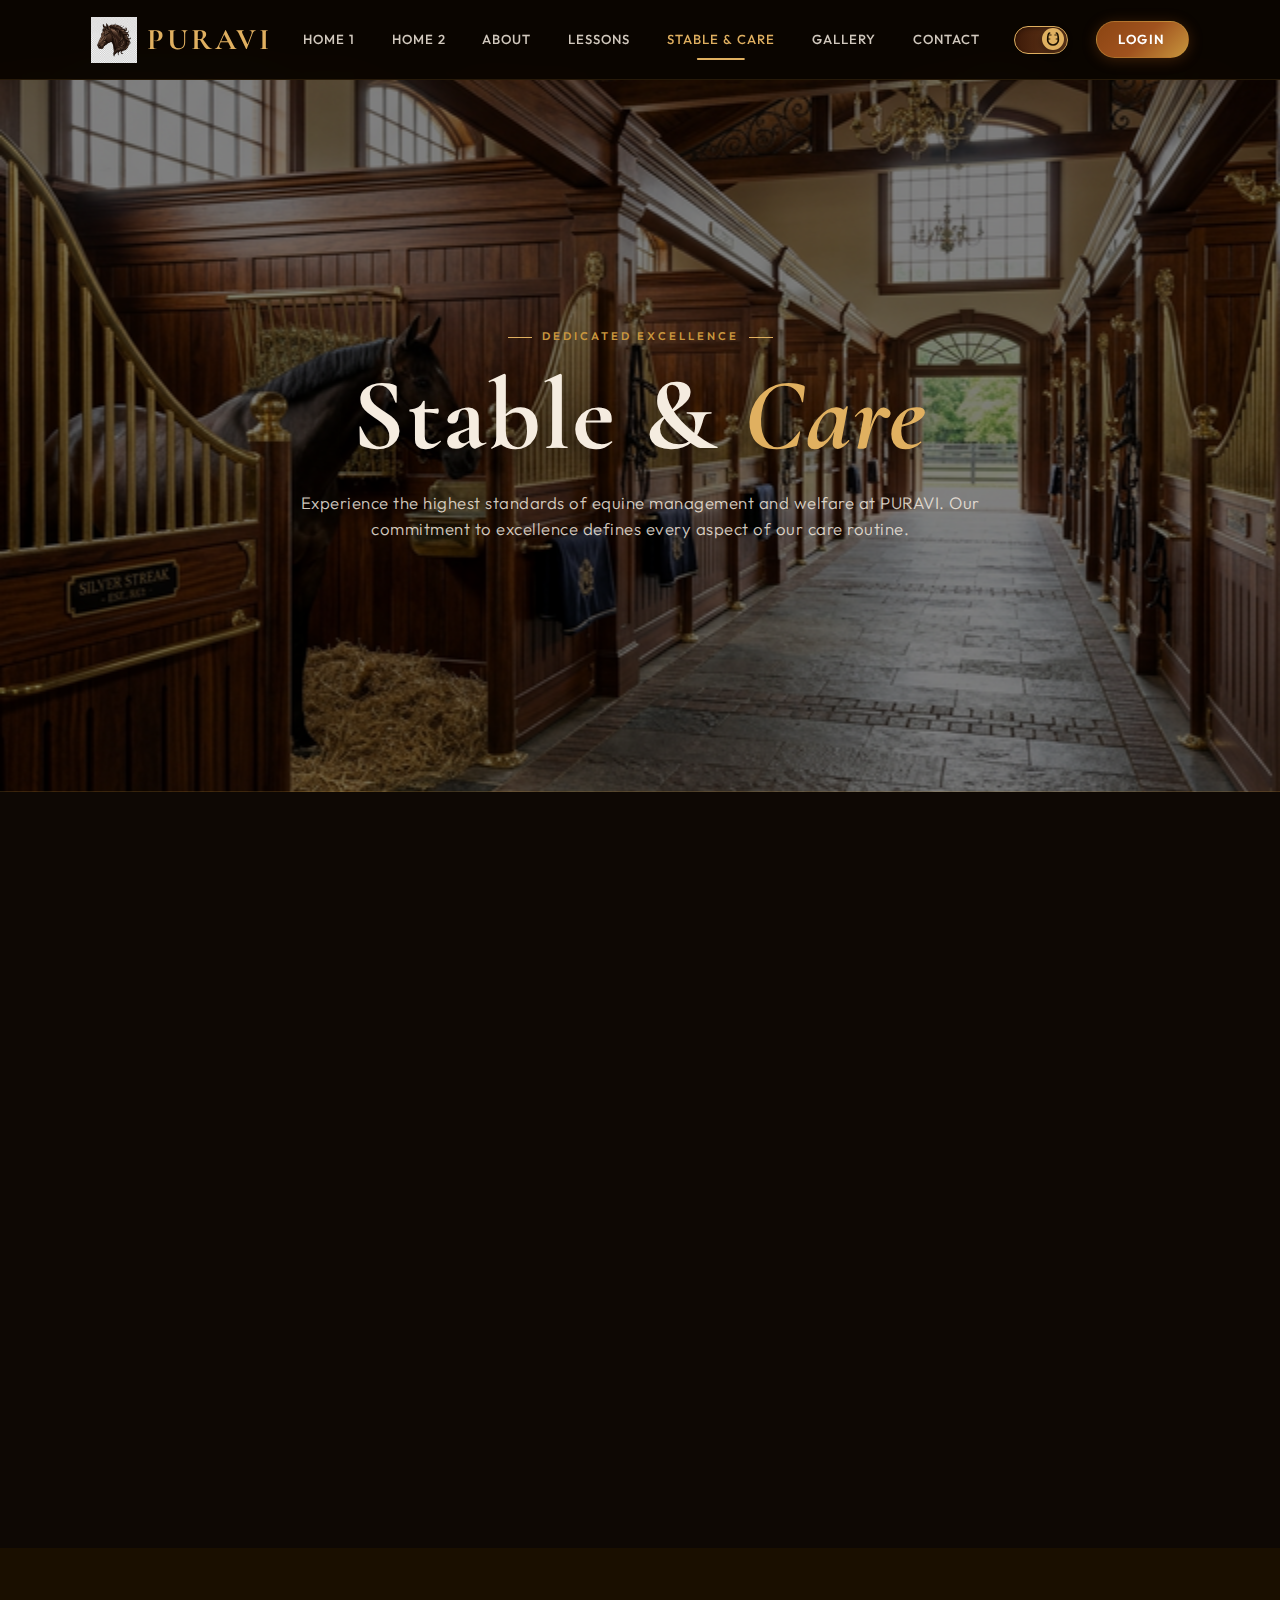
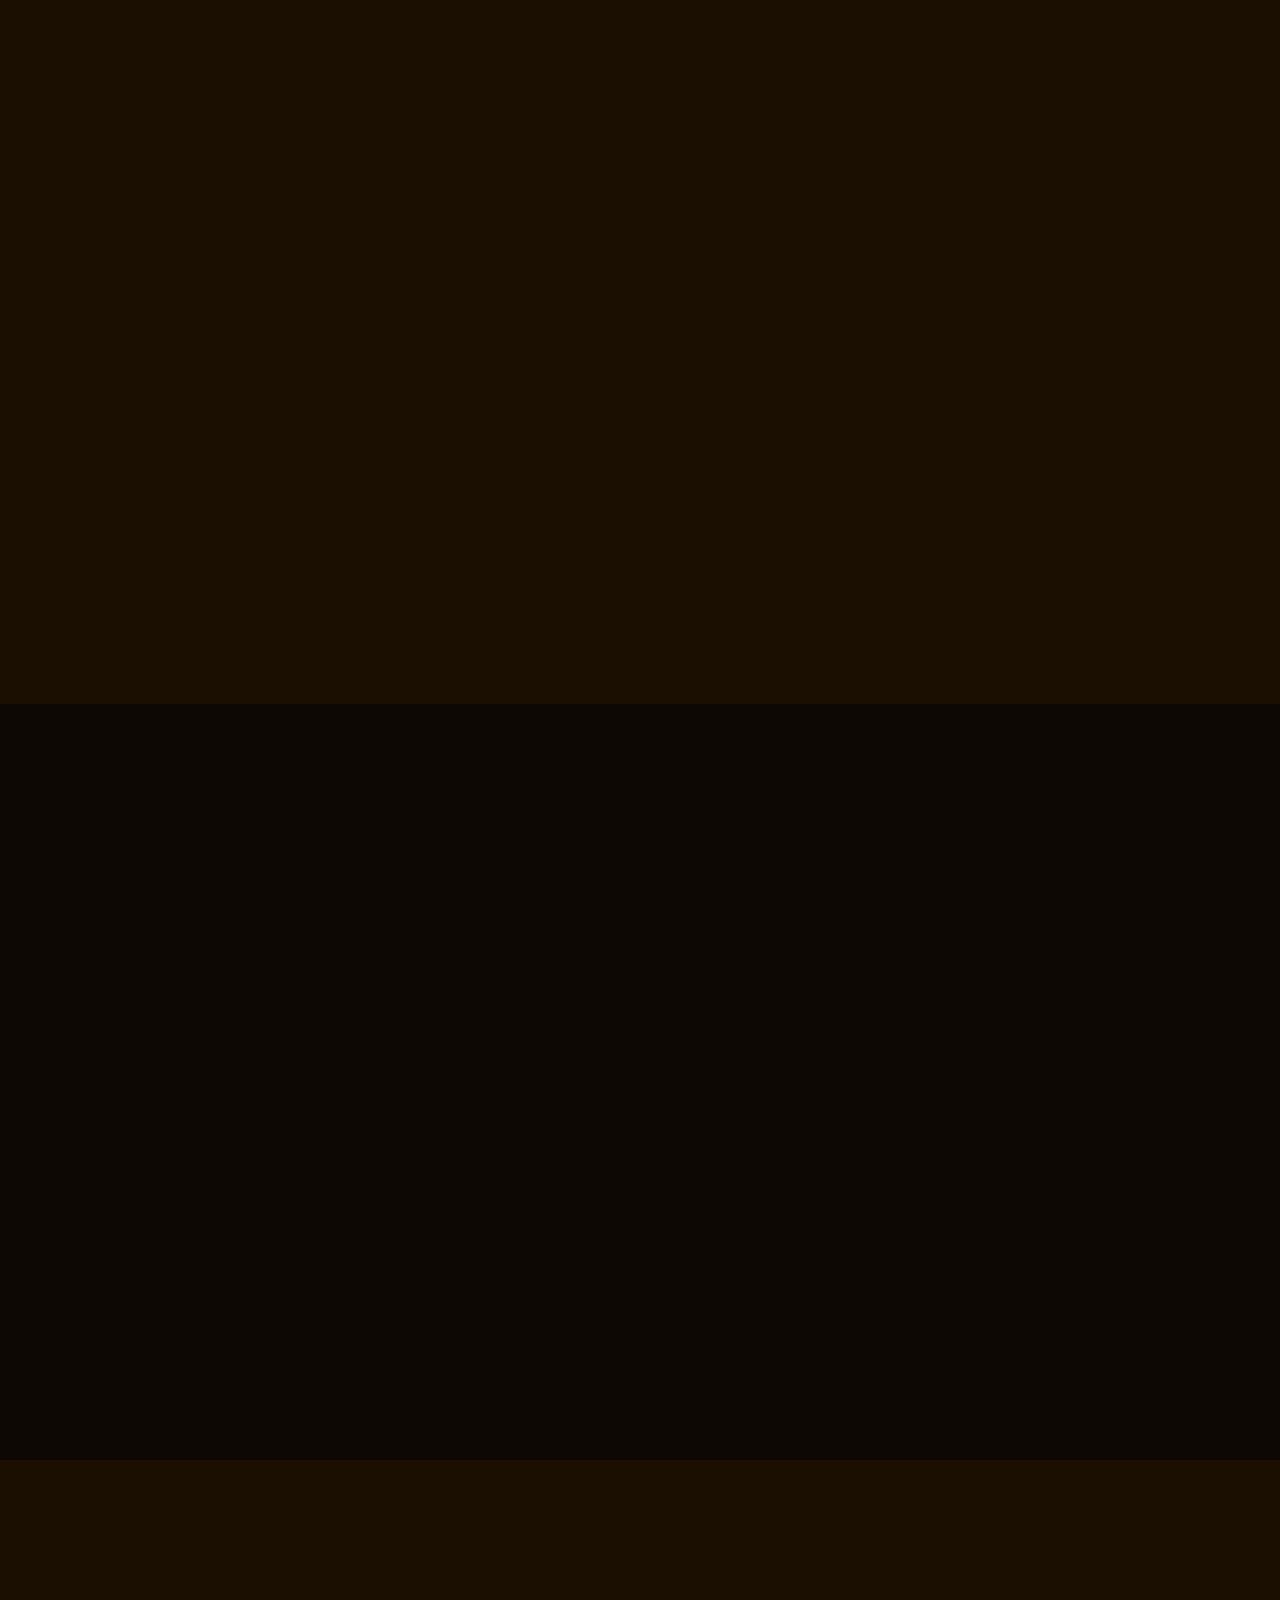
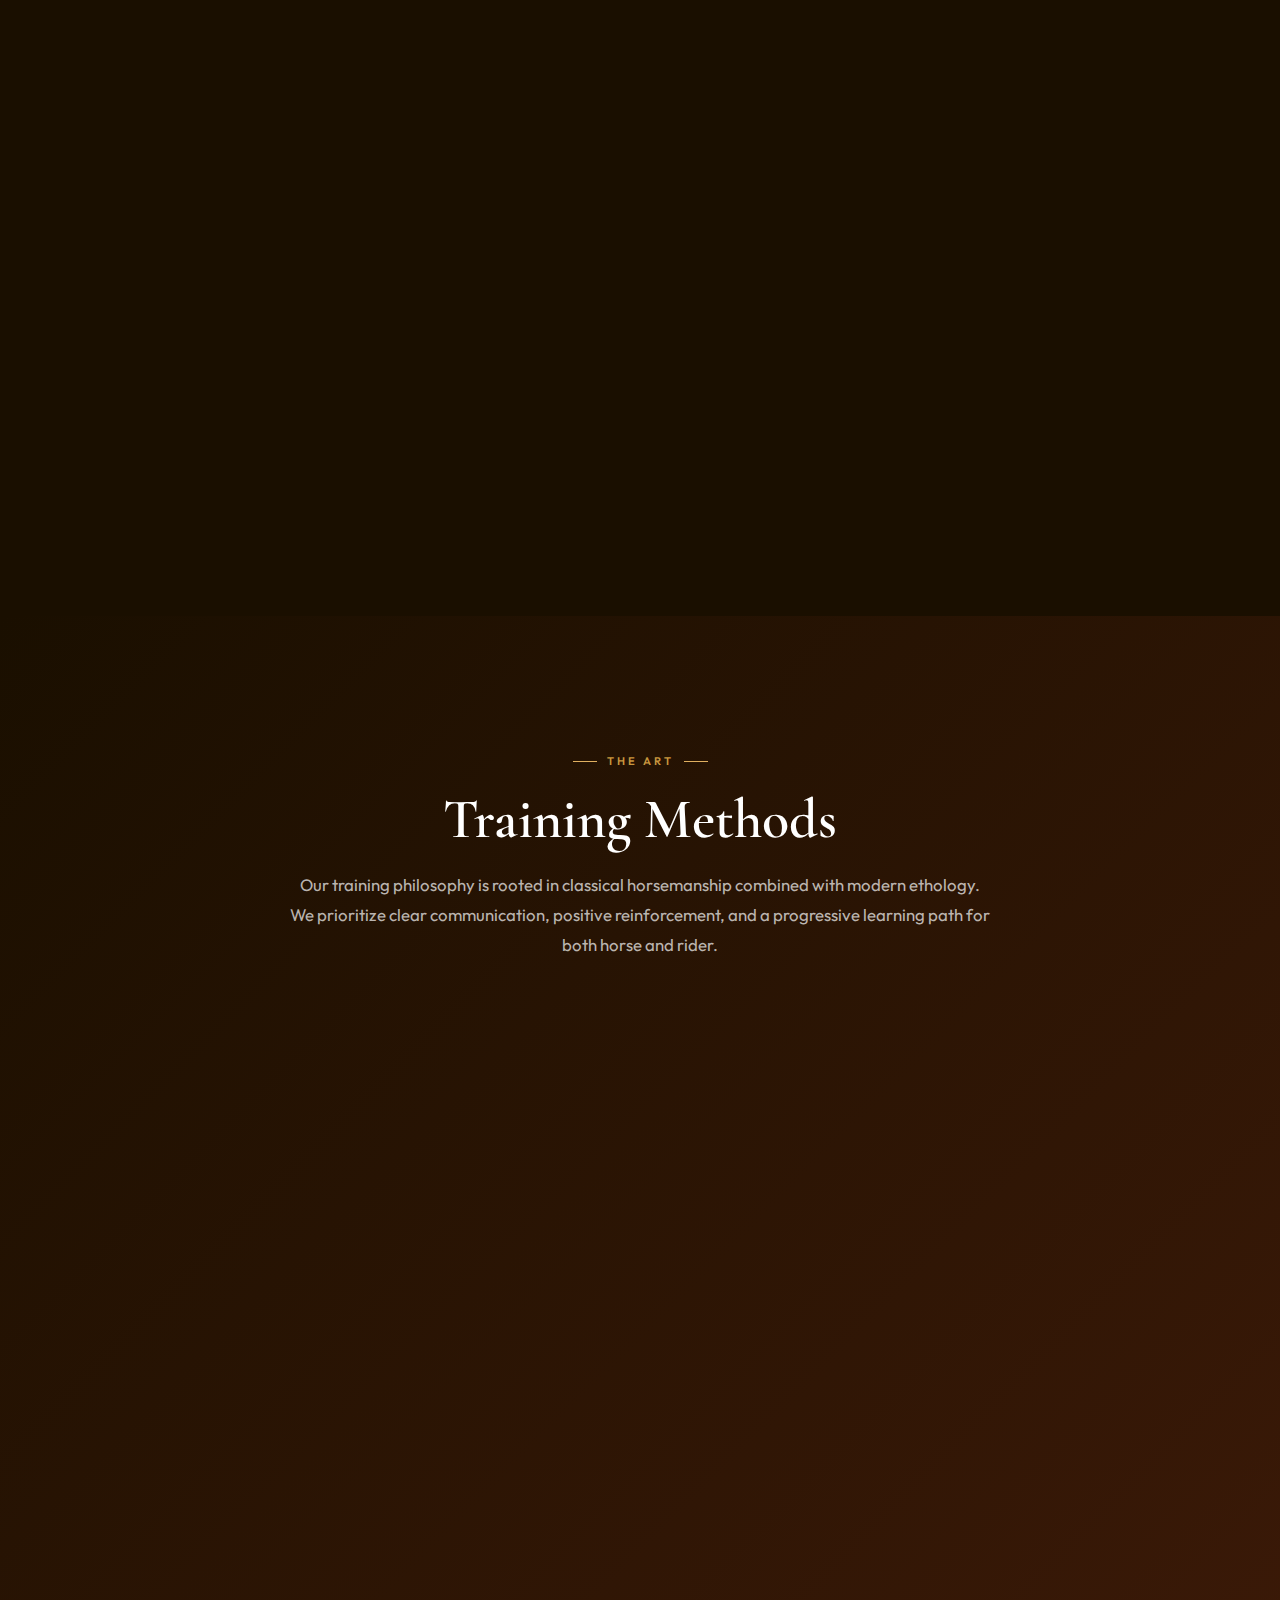
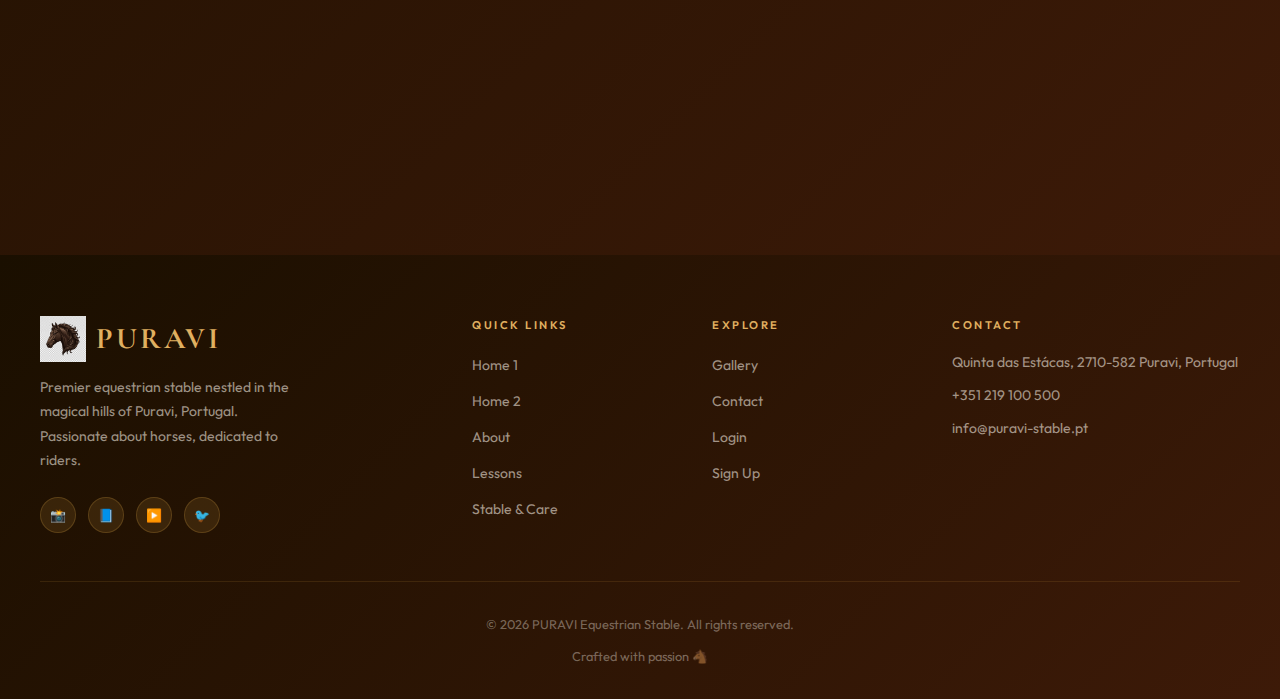
<file: care.html>
<!DOCTYPE html>
<html lang="en" data-theme="dark">

<head>
    <meta charset="UTF-8" />
    <meta name="viewport" content="width=device-width, initial-scale=1.0" />
    <title>Stable & Care | PURAVI Equestrian Stable</title>
    <meta name="description"
        content="Discover the world-class care standards at PURAVI. From luxury shelter and feeding to expert veterinary care and hygiene." />
    <link rel="icon" type="image/png" href="logo.png" />
    <link rel="stylesheet" href="styles.css" />
</head>

<body>

    <!-- NAVBAR -->
    <nav class="navbar" id="navbar">
        <a href="index.html" class="nav-logo" aria-label="PURAVI Home">
            <span class="logo-icon"><img src="logo.png" alt="PURAVI Logo"
                    style="width: 100%; height: 100%; object-fit: contain;"></span>
            <span class="logo-text">PURAVI</span>
        </a>

        <ul class="nav-links" role="navigation" aria-label="Main navigation">
            <li><a href="index.html">Home 1</a></li>
            <li><a href="index2.html">Home 2</a></li>
            <li><a href="about.html">About</a></li>
            <li><a href="lessons.html">Lessons</a></li>
            <li><a href="care.html" class="active">Stable & Care</a></li>
            <li><a href="gallery.html">Gallery</a></li>
            <li><a href="contact.html">Contact</a></li>


        </ul>

        <div class="nav-controls">
            <button class="theme-toggle" onclick="toggleTheme()" aria-label="Toggle theme"
                title="Toggle light/dark mode">
                <div class="theme-toggle-track">
                    <div class="theme-toggle-thumb" id="themeThumb">
                        <span id="themeIcon">🌙</span>
                    </div>
                </div>
            </button>
            <a href="login.html" class="nav-login">Login</a>
            <button class="hamburger" id="hamburgerBtn" aria-label="Toggle menu" aria-expanded="false">
                <span></span><span></span><span></span>
            </button>
        </div>
    </nav>

    <!-- MOBILE MENU -->
    <div class="mobile-menu" id="mobileMenu" role="navigation" aria-label="Mobile navigation">
        <a href="index.html">Home 1</a>
        <a href="index2.html">Home 2</a>
        <a href="about.html">About</a>
        <a href="lessons.html">Lessons</a>
        <a href="care.html" class="active">Stable & Care</a>
        <a href="gallery.html">Gallery</a>
        <a href="contact.html">Contact</a>
        <a href="login.html" class="nav-login">Login</a>
        <div class="mobile-menu-controls">
            <button class="theme-toggle" onclick="toggleTheme()" aria-label="Toggle theme">
                <div class="theme-toggle-track">
                    <div class="theme-toggle-thumb">
                        <span class="mobile-theme-icon">🌙</span>
                    </div>
                </div>
            </button>
        </div>
    </div>

    <!-- CARE HERO -->
    <header class="section-padding"
        style="margin-top: 72px; padding: 8rem 2rem; background: linear-gradient(rgba(0,0,0,0.5), rgba(0,0,0,0.5)), url('stable_care_interior.png'); background-size: cover; background-position: center; border-bottom: 1px solid var(--border);">
        <div class="container animate-up" style="text-align: center;">
            <p class="section-eyebrow">Dedicated Excellence</p>
            <h1 class="hero-title">Stable & <span>Care</span></h1>
            <p class="hero-subtitle" style="max-width: 700px; margin: 0 auto;">Experience the highest standards of
                equine management and welfare at PURAVI. Our commitment to excellence defines every aspect of our care
                routine.</p>
        </div>
    </header>

    <!-- SHELTER & HYGIENE SECTION -->
    <section class="section-padding">
        <div class="container about-grid">
            <div class="animate-up">
                <p class="section-eyebrow" style="display: flex; justify-content: center;">The Environment</p>
                <h2 class="section-title" style="text-align: center;">Horse Shelter & Hygiene</h2>
                <div class="about-text">
                    <p>Our stables are designed with the horse's comfort and health as the top priority. Each stall
                        provides ample space, superior ventilation, and premium bedding to ensure a resting environment
                        that exceeds international standards.</p>
                    <h3 style="margin-top: 1.5rem; color: var(--accent-gold);">Hygiene Standards</h3>
                    <p>We maintain a rigorous hygiene protocol. Stalls are mucked multiple times daily, and the entire
                        facility undergoes a deep sanitization process weekly to prevent the spread of pathogens and
                        maintain a fresh, healthy atmosphere.</p>
                </div>
            </div>
            <div class="about-image-wrapper animate-up animate-up-delay-2">
                <img src="stable_care_interior.png" alt="Luxury Stable Shelter" />
            </div>
        </div>
    </section>

    <!-- FEEDING & GROOMING SECTION -->
    <section class="section-padding" style="background: var(--bg-secondary);">
        <div class="container about-grid" style="grid-template-columns: 1.2fr 1fr;">
            <div class="about-image-wrapper animate-up">
                <img src="horse_grooming.png" alt="Horse Grooming Close-up" />
            </div>
            <div class="animate-up animate-up-delay-2">
                <p class="section-eyebrow" style="display: flex; justify-content: center;">The Routine</p>
                <h2 class="section-title" style="text-align: center;">Feeding & Grooming</h2>
                <div class="about-text">
                    <h3 style="color: var(--accent-gold);">Nutritional Precision</h3>
                    <p>Our feeding routine is customized for each horse by our nutrition experts. We use only premium
                        quality forage and concentrates, delivered at precise intervals to support digestive health and
                        peak performance.</p>
                    <h3 style="margin-top: 1.5rem; color: var(--accent-gold);">The Grooming Process</h3>
                    <p>Grooming is more than just aesthetics; it's a vital part of our health monitoring. Each horse
                        receives a daily full-body grooming session, promoting circulation and allowing for a thorough
                        physical inspection of skin and coat health.</p>
                </div>
            </div>
        </div>
    </section>

    <!-- VETERINARY & MAINTENANCE SECTION -->
    <section class="section-padding">
        <div class="container about-grid">
            <div class="animate-up">
                <p class="section-eyebrow" style="display: flex; justify-content: center;">The Support</p>
                <h2 class="section-title" style="text-align: center;">Veterinary Care & Maintenance</h2>
                <div class="about-text">
                    <h3 style="color: var(--accent-gold);">Preventative Veterinary Care</h3>
                    <p>Our on-site veterinary team conducts regular wellness checks. From vaccinations and dental care
                        to specialized therapies, we ensure every horse receives proactive medical attention tailored to
                        their age and activity level.</p>
                    <h3 style="margin-top: 1.5rem; color: var(--accent-gold);">Daily Maintenance</h3>
                    <p>Our facility maintenance team works around the clock. Fences, paddocks, and arenas are inspected
                        daily to ensure a safe environment. We leave nothing to chance when it comes to the safety of
                        our horses and riders.</p>
                </div>
            </div>
            <div class="about-image-wrapper animate-up animate-up-delay-2">
                <img src="vet_care.png" alt="Veterinary Care at PURAVI" />
            </div>
        </div>
    </section>

    <!-- MAINTENANCE SECTION -->
    <section class="section-padding" style="background: var(--bg-secondary);">
        <div class="container about-grid" style="grid-template-columns: 1.2fr 1fr;">
            <div class="about-image-wrapper animate-up">
                <img src="stable_exterior.png" alt="Stable Facility Maintenance" />
            </div>
            <div class="animate-up animate-up-delay-2">
                <p class="section-eyebrow" style="display: flex; justify-content: center;">The Infrastructure</p>
                <h2 class="section-title" style="text-align: center;">Daily Maintenance</h2>
                <div class="about-text">
                    <p>Our facility maintenance team works around the clock to ensure every inch of PURAVI remains in
                        pristine condition. From the irrigation of our arenas to the structural integrity of our
                        fencing, no detail is overlooked.</p>
                    <ul class="about-feature-list" style="margin-top: 1.5rem;">
                        <li class="about-feature-item">✦ Daily arena grooming and moisture control</li>
                        <li class="about-feature-item">✦ Paddock safety inspections every morning</li>
                        <li class="about-feature-item">✦ Automated water system monitoring</li>
                        <li class="about-feature-item">✦ Sustainable waste management protocols</li>
                    </ul>
                </div>
            </div>
        </div>
    </section>

    <!-- TRAINING METHODS SECTION -->
    <section class="section-padding" style="background: var(--gradient-dark); color: #fff;">
        <div class="container">
            <div class="section-header">
                <p class="section-eyebrow">The Art</p>
                <h2 class="section-title" style="color: #fff;">Training Methods</h2>
                <p class="section-desc" style="color: rgba(255,255,255,0.7); max-width: 700px;">Our training philosophy
                    is rooted in classical horsemanship combined with modern ethology. We prioritize clear
                    communication, positive reinforcement, and a progressive learning path for both horse and rider.</p>
            </div>
            <div class="features-grid">
                <div class="feature-card animate-up"
                    style="background: rgba(255,255,255,0.05); border: 1px solid rgba(255,255,255,0.1);">
                    <h3 class="feature-title" style="color: var(--accent-gold);">Ethological Approach</h3>
                    <p class="feature-desc" style="color: rgba(255,255,255,0.7);">Understanding the horse's natural
                        behavior to build a foundation of trust and safety before any performance goals.</p>
                </div>
                <div class="feature-card animate-up animate-up-delay-1"
                    style="background: rgba(255,255,255,0.05); border: 1px solid rgba(255,255,255,0.1);">
                    <h3 class="feature-title" style="color: var(--accent-gold);">Progressive Loading</h3>
                    <p class="feature-desc" style="color: rgba(255,255,255,0.7);">Building physical strength and mental
                        focus gradually through structured exercises and varied training environments.</p>
                </div>
                <div class="feature-card animate-up animate-up-delay-2"
                    style="background: rgba(255,255,255,0.05); border: 1px solid rgba(255,255,255,0.1);">
                    <h3 class="feature-title" style="color: var(--accent-gold);">Holistic Development</h3>
                    <p class="feature-desc" style="color: rgba(255,255,255,0.7);">Focusing on the emotional well-being
                        of the horse alongside its athletic performance to ensure longevity and spirit.</p>
                </div>
            </div>
            <div class="animate-up"
                style="margin-top: 4rem; border-radius: var(--radius-lg); overflow: hidden; height: 400px;">
                <img src="horse_training.png" alt="Training Session"
                    style="width: 100%; height: 100%; object-fit: cover;" />
            </div>
        </div>
    </section>

    <!-- FOOTER -->
    <footer class="footer" aria-label="Site footer">
        <div class="footer-grid">
            <div>
                <a href="index.html" class="nav-logo"
                    style="height:40px; display:flex; align-items:center; gap:10px; text-decoration:none; margin-bottom:1rem;">
                    <span class="logo-icon"><img src="logo.png" alt="PURAVI Logo"
                            style="width: 100%; height: 100%; object-fit: contain;"></span>
                    <span class="logo-text">PURAVI</span>
                </a>
                <p class="footer-brand-desc">Premier equestrian stable nestled in the magical hills of Puravi, Portugal.
                    Passionate about horses, dedicated to riders.</p>
                <div class="footer-social">
                    <a href="#">📸</a><a href="#">📘</a><a href="#">▶️</a><a href="#">🐦</a>
                </div>
            </div>
            <div>
                <h4 class="footer-col-title">Quick Links</h4>
                <ul class="footer-links">
                    <li><a href="index.html">Home 1</a></li>
                    <li><a href="index2.html">Home 2</a></li>
                    <li><a href="about.html">About</a></li>
                    <li><a href="lessons.html">Lessons</a></li>
                    <li><a href="care.html">Stable & Care</a></li>
                </ul>
            </div>
            <div>
                <h4 class="footer-col-title">Explore</h4>
                <ul class="footer-links">
                    <li><a href="gallery.html">Gallery</a></li>
                    <li><a href="contact.html">Contact</a></li>
                    <li><a href="login.html">Login</a></li>
                    <li><a href="signup.html">Sign Up</a></li>
                </ul>
            </div>
            <div>
                <h4 class="footer-col-title">Contact</h4>
                <div class="footer-contact-item">Quinta das Estácas, 2710-582 Puravi, Portugal</div>
                <div class="footer-contact-item">+351 219 100 500</div>
                <div class="footer-contact-item">info@puravi-stable.pt</div>
            </div>
        </div>
        <div class="footer-bottom">
            <span>© 2026 PURAVI Equestrian Stable. All rights reserved.</span>
            <span>Crafted with passion 🐴</span>
        </div>
    </footer>

    <script src="main.js"></script>
</body>

</html>
</file>
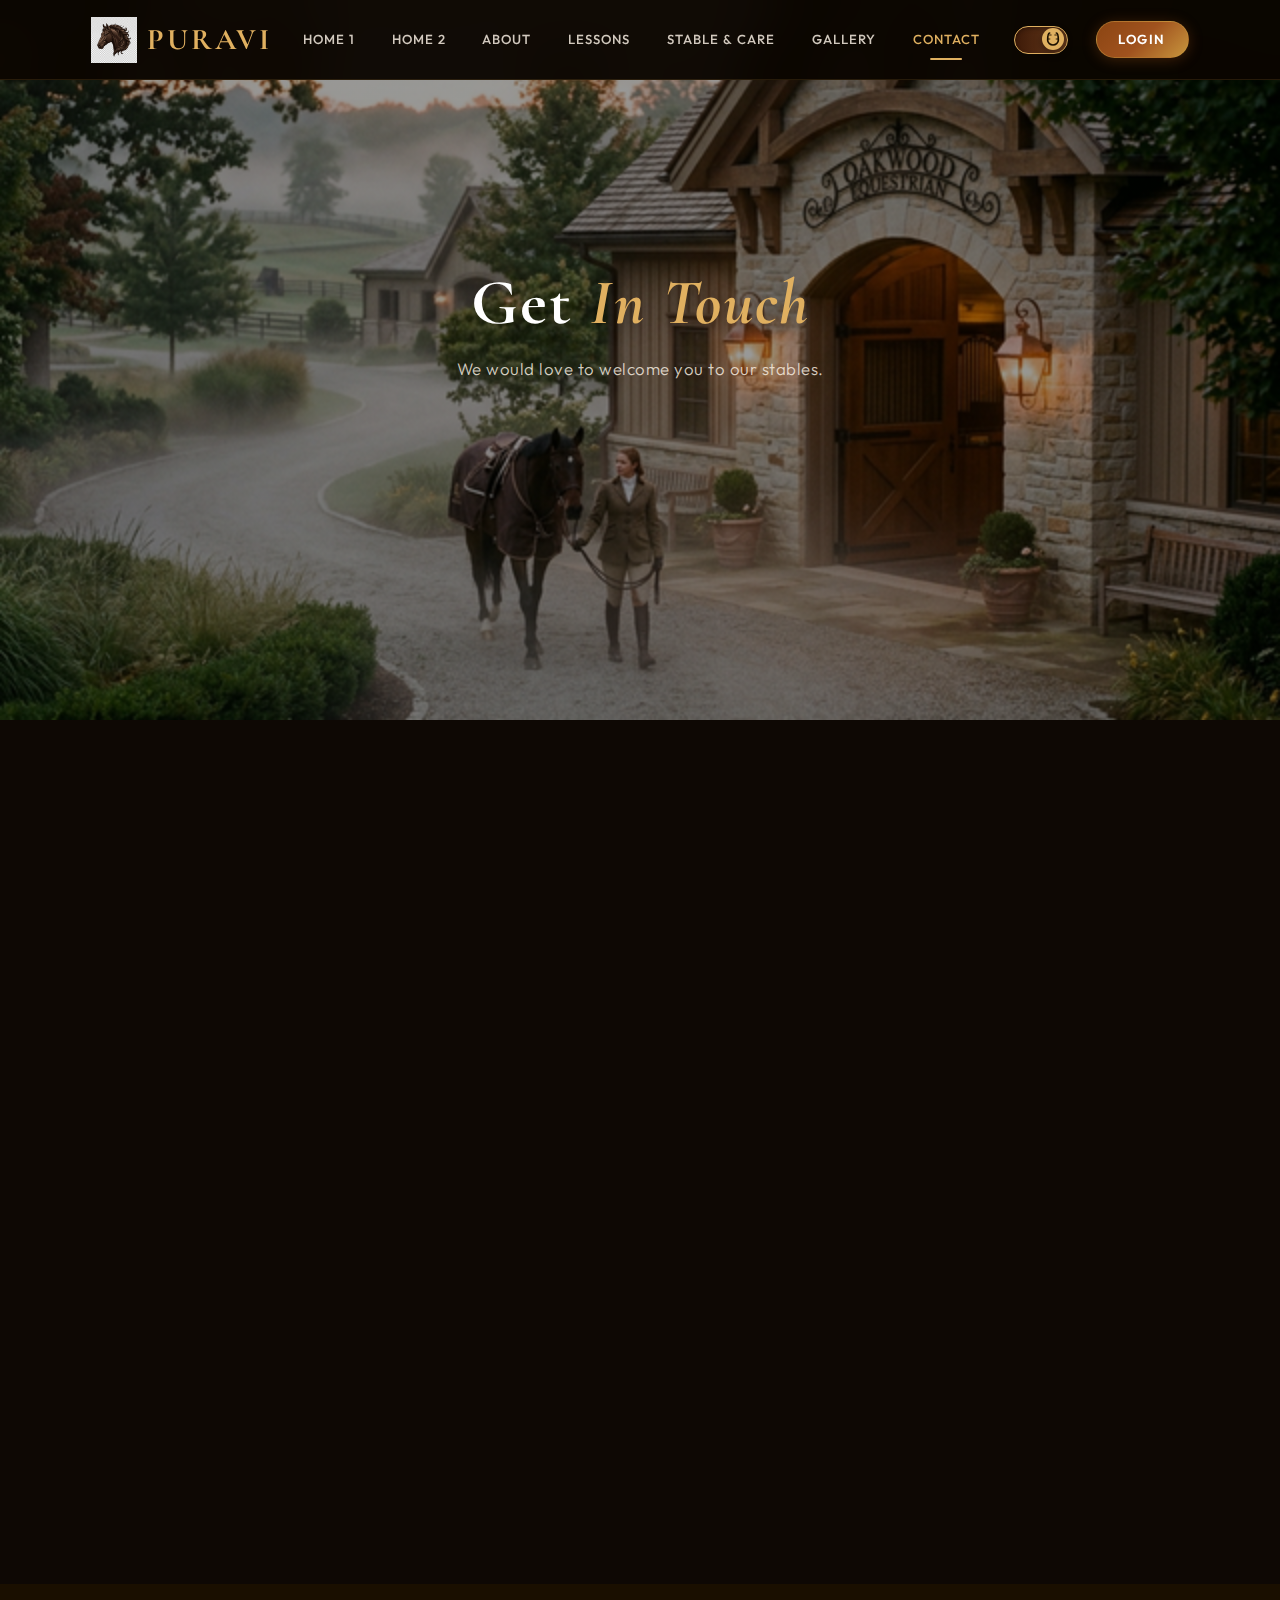
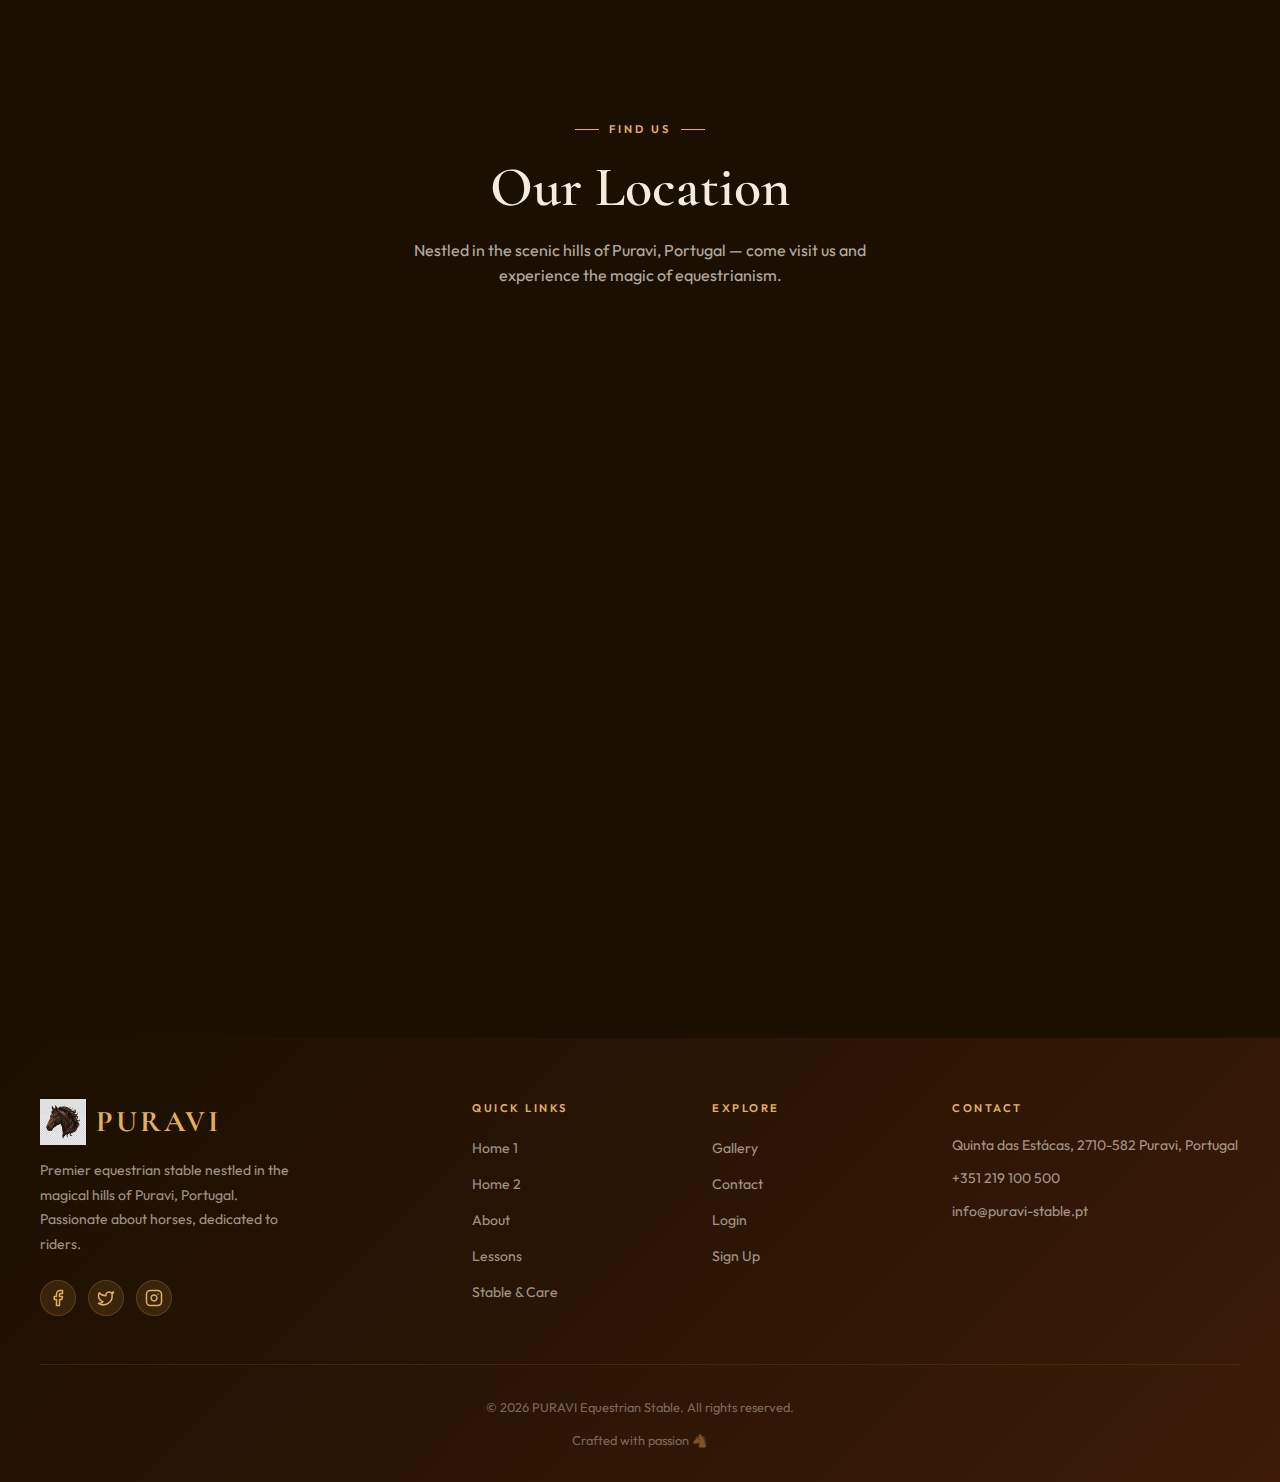
<file: contact.html>
<!DOCTYPE html>
<html lang="en" data-theme="dark">

<head>
    <meta charset="UTF-8" />
    <meta name="viewport" content="width=device-width, initial-scale=1.0" />
    <title>Contact Us | PURAVI Equestrian Stable</title>
    <meta name="description" content="Get in touch with PURAVI Equestrian Stable. We'd love to hear from you." />
    <link rel="icon" type="image/png" href="logo.png" />
    <link rel="stylesheet" href="styles.css" />
</head>

<body>

    <!-- NAVBAR -->
    <nav class="navbar" id="navbar">
        <a href="index.html" class="nav-logo" aria-label="PURAVI Home">
            <span class="logo-icon"><img src="logo.png" alt="PURAVI Logo"
                    style="width: 100%; height: 100%; object-fit: contain;"></span>
            <span class="logo-text">PURAVI</span>
        </a>

        <ul class="nav-links" role="navigation" aria-label="Main navigation">
            <li><a href="index.html">Home 1</a></li>
            <li><a href="index2.html">Home 2</a></li>
            <li><a href="about.html">About</a></li>
            <li><a href="lessons.html">Lessons</a></li>
            <li><a href="care.html">Stable & Care</a></li>
            <li><a href="gallery.html">Gallery</a></li>
            <li><a href="contact.html" class="active">Contact</a></li>


        </ul>

        <div class="nav-controls">
            <button class="theme-toggle" onclick="toggleTheme()" aria-label="Toggle theme"
                title="Toggle light/dark mode">
                <div class="theme-toggle-track">
                    <div class="theme-toggle-thumb" id="themeThumb">
                        <span id="themeIcon">🌙</span>
                    </div>
                </div>
            </button>
            <a href="login.html" class="nav-login">Login</a>
            <button class="hamburger" id="hamburgerBtn" aria-label="Toggle menu" aria-expanded="false">
                <span></span><span></span><span></span>
            </button>
        </div>
    </nav>

    <!-- MOBILE MENU -->
    <div class="mobile-menu" id="mobileMenu" role="navigation" aria-label="Mobile navigation">
        <a href="index.html">Home 1</a>
        <a href="index2.html">Home 2</a>
        <a href="about.html">About</a>
        <a href="lessons.html">Lessons</a>
        <a href="care.html">Stable & Care</a>
        <a href="gallery.html">Gallery</a>
        <a href="contact.html" class="active">Contact</a>
        <a href="login.html" class="nav-login">Login</a>
        <div class="mobile-menu-controls">
            <button class="theme-toggle" onclick="toggleTheme()" aria-label="Toggle theme">
                <div class="theme-toggle-track">
                    <div class="theme-toggle-thumb">
                        <span class="mobile-theme-icon">🌙</span>
                    </div>
                </div>
            </button>
        </div>
    </div>

    <!-- CONTACT BANNER -->
    <header class="section-padding"
        style="padding-top:100px; background: linear-gradient(rgba(0,0,0,0.4), rgba(0,0,0,0.4)), url('contact_banner.png'); background-size: cover; background-position: center; height: 350px; display: flex; align-items: center; justify-content: center; color: #fff;">
        <div class="hero-content">
            <h1 class="hero-title" style="font-size: 4rem;">Get <span>In Touch</span></h1>
            <p class="hero-subtitle">We would love to welcome you to our stables.</p>
        </div>
    </header>

    <!-- CONTACT SECTION -->
    <section class="section-padding">
        <div class="container contact-wrapper">
            <div class="contact-info-card animate-up">
                <p class="section-eyebrow" style="color: var(--accent-gold);">Contact Details</p>
                <h2 class="section-title" style="text-align: left; color: #fff; margin-bottom: 2rem;">Visit PURAVI</h2>

                <div style="margin-bottom: 2.5rem;">
                    <p
                        style="text-transform: uppercase; font-size: 0.7rem; letter-spacing: 2px; opacity: 0.6; margin-bottom: 0.5rem;">
                        Our Home</p>
                    <p style="font-size: 1.1rem;">Quinta das Estácas, 2710-582<br>Puravi, Portugal</p>
                </div>

                <div style="margin-bottom: 2.5rem;">
                    <p
                        style="text-transform: uppercase; font-size: 0.7rem; letter-spacing: 2px; opacity: 0.6; margin-bottom: 0.5rem;">
                        Direct Calls</p>
                    <p style="font-size: 1.1rem;">+351 219 100 500</p>
                </div>

                <div style="margin-bottom: 2.5rem;">
                    <p
                        style="text-transform: uppercase; font-size: 0.7rem; letter-spacing: 2px; opacity: 0.6; margin-bottom: 0.5rem;">
                        Email Us</p>
                    <p style="font-size: 1.1rem;">info@puravi-stable.pt</p>
                </div>

                <div class="footer-social" style="justify-content: flex-start; margin-top: 3rem;">
                    <a href="#" aria-label="Facebook"
                        style="background: rgba(255,255,255,0.1); border-color: rgba(255,255,255,0.2); color: #fff;">
                        <svg width="18" height="18" viewBox="0 0 24 24" fill="none" stroke="currentColor"
                            stroke-width="2" stroke-linecap="round" stroke-linejoin="round">
                            <path d="M18 2h-3a5 5 0 0 0-5 5v3H7v4h3v8h4v-8h3l1-4h-4V7a1 1 0 0 1 1-1h3z"></path>
                        </svg>
                    </a>
                    <a href="#" aria-label="Twitter"
                        style="background: rgba(255,255,255,0.1); border-color: rgba(255,255,255,0.2); color: #fff;">
                        <svg width="18" height="18" viewBox="0 0 24 24" fill="none" stroke="currentColor"
                            stroke-width="2" stroke-linecap="round" stroke-linejoin="round">
                            <path
                                d="M22 4s-.7 2.1-2 3.4c1.6 10-9.4 17.3-18 11.6 2.2.1 4.4-.6 6-2C3 15.5.5 9.6 3 5c2.2 2.6 5.6 4.1 9 4-.9-4.2 4-6.6 7-3.8 1.1 0 3-1.2 3-1.2z">
                            </path>
                        </svg>
                    </a>
                    <a href="#" aria-label="Instagram"
                        style="background: rgba(255,255,255,0.1); border-color: rgba(255,255,255,0.2); color: #fff;">
                        <svg width="18" height="18" viewBox="0 0 24 24" fill="none" stroke="currentColor"
                            stroke-width="2" stroke-linecap="round" stroke-linejoin="round">
                            <rect x="2" y="2" width="20" height="20" rx="5" ry="5"></rect>
                            <path d="M16 11.37A4 4 0 1 1 12.63 8 4 4 0 0 1 16 11.37z"></path>
                            <line x1="17.5" y1="6.5" x2="17.51" y2="6.5"></line>
                        </svg>
                    </a>
                </div>
            </div>

            <div class="contact-form-card animate-up animate-up-delay-1">
                <form id="contactForm">
                    <div style="display: grid; grid-template-columns: 1fr 1fr; gap: 1.5rem; margin-bottom: 1.5rem;">
                        <div class="form-group" style="text-align: left;">
                            <label style="display: block; font-size: 0.8rem; margin-bottom: 0.5rem; opacity: 0.7;">First
                                Name</label>
                            <input type="text" placeholder="John"
                                style="width: 100%; padding: 1rem; border-radius: var(--radius-md); border: 1px solid var(--border); background: var(--bg-primary); color: var(--text-primary);">
                        </div>
                        <div class="form-group" style="text-align: left;">
                            <label style="display: block; font-size: 0.8rem; margin-bottom: 0.5rem; opacity: 0.7;">Last
                                Name</label>
                            <input type="text" placeholder="Doe"
                                style="width: 100%; padding: 1rem; border-radius: var(--radius-md); border: 1px solid var(--border); background: var(--bg-primary); color: var(--text-primary);">
                        </div>
                    </div>
                    <div class="form-group" style="text-align: left; margin-bottom: 1.5rem;">
                        <label style="display: block; font-size: 0.8rem; margin-bottom: 0.5rem; opacity: 0.7;">Email
                            Address</label>
                        <input type="email" placeholder="john@example.com"
                            style="width: 100%; padding: 1rem; border-radius: var(--radius-md); border: 1px solid var(--border); background: var(--bg-primary); color: var(--text-primary);">
                    </div>
                    <div class="form-group" style="text-align: left; margin-bottom: 2rem;">
                        <label style="display: block; font-size: 0.8rem; margin-bottom: 0.5rem; opacity: 0.7;">Your
                            Message</label>
                        <textarea placeholder="How can we help you?" rows="5"
                            style="width: 100%; padding: 1rem; border-radius: var(--radius-md); border: 1px solid var(--border); background: var(--bg-primary); color: var(--text-primary); resize: vertical;"></textarea>
                    </div>
                    <button type="submit" class="btn-primary"
                        style="width: 100%; justify-content: center; padding: 1.25rem;">Send Message</button>
                </form>
            </div>
        </div>
    </section>

    <!-- MAP SECTION -->
    <section class="section-padding map-section" id="map-section">
        <div class="container">
            <div style="text-align: center; margin-bottom: 2.5rem;">
                <p class="section-eyebrow" style="color: var(--accent-gold);">Find Us</p>
                <h2 class="section-title">Our <span>Location</span></h2>
                <p style="opacity: 0.7; max-width: 520px; margin: 0 auto; font-size: 1rem;">
                    Nestled in the scenic hills of Puravi, Portugal — come visit us and experience the magic of
                    equestrianism.
                </p>
            </div>

            <div class="map-card animate-up">
                <!-- Decorative top bar -->
                <div class="map-card-header">
                    <div class="map-header-dots">
                        <span style="background:#ff5f57;"></span>
                        <span style="background:#febc2e;"></span>
                        <span style="background:#28c840;"></span>
                    </div>
                    <span class="map-header-label">📍 Quinta das Estácas, 2710-582, Puravi, Portugal</span>
                </div>

                <!-- Map iframe -->
                <div class="map-frame-wrapper">
                    <iframe id="stableMap" title="PURAVI Equestrian Stable Location"
                        src="https://www.openstreetmap.org/export/embed.html?bbox=-9.38%2C38.74%2C-9.34%2C38.77&layer=mapnik&marker=38.755%2C-9.36"
                        style="width:100%; height:100%; border:0; display:block;" allowfullscreen loading="lazy"
                        referrerpolicy="no-referrer-when-downgrade">
                    </iframe>
                </div>

                <!-- Map overlay gradient bottom fade -->
                <div class="map-overlay-fade"></div>

                <!-- Bottom info strip -->
                <div class="map-info-strip">
                    <div class="map-info-chip">
                        <span>🕐</span>
                        <div>
                            <div style="font-size:0.7rem; opacity:0.6; text-transform:uppercase; letter-spacing:1px;">
                                Hours</div>
                            <div style="font-size:0.9rem; font-weight:600;">Mon–Sun: 7 AM – 8 PM</div>
                        </div>
                    </div>
                    <div class="map-divider"></div>
                    <div class="map-info-chip">
                        <span>📞</span>
                        <div>
                            <div style="font-size:0.7rem; opacity:0.6; text-transform:uppercase; letter-spacing:1px;">
                                Call Us</div>
                            <div style="font-size:0.9rem; font-weight:600;">+351 219 100 500</div>
                        </div>
                    </div>
                    <div class="map-divider"></div>
                    <div class="map-info-chip">
                        <span>🗺️</span>
                        <div>
                            <div style="font-size:0.7rem; opacity:0.6; text-transform:uppercase; letter-spacing:1px;">
                                Directions</div>
                            <a href="https://www.openstreetmap.org/?mlat=38.755&mlon=-9.36#map=14/38.755/-9.36"
                                target="_blank" rel="noopener"
                                style="font-size:0.9rem; font-weight:600; color: var(--accent-gold); text-decoration:none;">
                                Open in Maps ↗
                            </a>
                        </div>
                    </div>
                </div>
            </div>
        </div>
    </section>

    <style>
        /* ── MAP SECTION ────────────────────────────── */
        .map-section {
            background: var(--bg-secondary);
        }

        .map-card {
            position: relative;
            border-radius: 20px;
            overflow: hidden;
            box-shadow: 0 8px 40px rgba(0, 0, 0, 0.35),
                0 0 0 1px rgba(255, 255, 255, 0.06);
            background: var(--glass-bg);
            backdrop-filter: blur(12px);
            -webkit-backdrop-filter: blur(12px);
            /* Animated rainbow border via gradient outline */
            border: 2px solid transparent;
            background-clip: padding-box;
            animation: mapCardGlow 4s ease infinite alternate;
        }

        @keyframes mapCardGlow {
            0% {
                box-shadow: 0 8px 40px rgba(212, 175, 55, 0.18), 0 0 0 2px rgba(212, 175, 55, 0.25);
            }

            50% {
                box-shadow: 0 8px 60px rgba(100, 160, 255, 0.22), 0 0 0 2px rgba(100, 160, 255, 0.30);
            }

            100% {
                box-shadow: 0 8px 40px rgba(212, 175, 55, 0.20), 0 0 0 2px rgba(212, 175, 55, 0.28);
            }
        }

        .map-card-header {
            display: flex;
            align-items: center;
            gap: 1rem;
            padding: 0.9rem 1.4rem;
            background: rgba(0, 0, 0, 0.35);
            border-bottom: 1px solid rgba(255, 255, 255, 0.08);
        }

        .map-header-dots {
            display: flex;
            gap: 6px;
        }

        .map-header-dots span {
            width: 12px;
            height: 12px;
            border-radius: 50%;
            display: inline-block;
        }

        .map-header-label {
            font-size: 0.82rem;
            opacity: 0.75;
            letter-spacing: 0.02em;
            flex: 1;
            text-align: center;
        }

        .map-frame-wrapper {
            position: relative;
            height: 440px;
            /* Colorful hue overlay via CSS filter on the iframe is blocked by cross-origin;
               instead we add a very subtle color-tinted overlay div on top */
        }

        /* Thin colorful tint overlay (pointer-events:none so map stays interactive) */
        .map-frame-wrapper::after {
            content: '';
            position: absolute;
            inset: 0;
            background: linear-gradient(135deg,
                    rgba(212, 175, 55, 0.07) 0%,
                    rgba(100, 160, 255, 0.05) 50%,
                    rgba(212, 120, 55, 0.06) 100%);
            pointer-events: none;
            z-index: 1;
        }

        .map-overlay-fade {
            position: absolute;
            bottom: 72px;
            /* just above the info strip */
            left: 0;
            right: 0;
            height: 60px;
            background: linear-gradient(to top, var(--bg-secondary, #0d1117) 0%, transparent 100%);
            pointer-events: none;
            z-index: 2;
        }

        .map-info-strip {
            display: flex;
            align-items: center;
            justify-content: center;
            gap: 0;
            padding: 1.1rem 2rem;
            background: rgba(0, 0, 0, 0.40);
            border-top: 1px solid rgba(255, 255, 255, 0.08);
            flex-wrap: wrap;
        }

        .map-info-chip {
            display: flex;
            align-items: center;
            gap: 0.75rem;
            padding: 0.25rem 2rem;
            font-size: 0.95rem;
        }

        .map-info-chip>span {
            font-size: 1.4rem;
        }

        .map-divider {
            width: 1px;
            height: 36px;
            background: rgba(255, 255, 255, 0.12);
        }

        @media (max-width: 640px) {
            .map-frame-wrapper {
                height: 300px;
            }

            .map-info-strip {
                flex-direction: column;
                gap: 0.75rem;
                padding: 1rem;
            }

            .map-divider {
                width: 80%;
                height: 1px;
            }

            .map-info-chip {
                padding: 0.25rem 0;
            }
        }
    </style>

    <!-- FOOTER -->
    <footer class="footer" aria-label="Site footer">
        <div class="footer-grid">
            <div>
                <a href="index.html" class="nav-logo"
                    style="height:40px; display:flex; align-items:center; gap:10px; text-decoration:none; margin-bottom:1rem;">
                    <span class="logo-icon"><img src="logo.png" alt="PURAVI Logo"
                            style="width: 100%; height: 100%; object-fit: contain;"></span>
                    <span class="logo-text">PURAVI</span>
                </a>
                <p class="footer-brand-desc">Premier equestrian stable nestled in the magical hills of Puravi, Portugal.
                    Passionate about horses, dedicated to riders.</p>
                <div class="footer-social">
                    <a href="#" aria-label="Facebook">
                        <svg width="18" height="18" viewBox="0 0 24 24" fill="none" stroke="currentColor"
                            stroke-width="2" stroke-linecap="round" stroke-linejoin="round">
                            <path d="M18 2h-3a5 5 0 0 0-5 5v3H7v4h3v8h4v-8h3l1-4h-4V7a1 1 0 0 1 1-1h3z"></path>
                        </svg>
                    </a>
                    <a href="#" aria-label="Twitter">
                        <svg width="18" height="18" viewBox="0 0 24 24" fill="none" stroke="currentColor"
                            stroke-width="2" stroke-linecap="round" stroke-linejoin="round">
                            <path
                                d="M22 4s-.7 2.1-2 3.4c1.6 10-9.4 17.3-18 11.6 2.2.1 4.4-.6 6-2C3 15.5.5 9.6 3 5c2.2 2.6 5.6 4.1 9 4-.9-4.2 4-6.6 7-3.8 1.1 0 3-1.2 3-1.2z">
                            </path>
                        </svg>
                    </a>
                    <a href="#" aria-label="Instagram">
                        <svg width="18" height="18" viewBox="0 0 24 24" fill="none" stroke="currentColor"
                            stroke-width="2" stroke-linecap="round" stroke-linejoin="round">
                            <rect x="2" y="2" width="20" height="20" rx="5" ry="5"></rect>
                            <path d="M16 11.37A4 4 0 1 1 12.63 8 4 4 0 0 1 16 11.37z"></path>
                            <line x1="17.5" y1="6.5" x2="17.51" y2="6.5"></line>
                        </svg>
                    </a>
                </div>
            </div>
            <div>
                <h4 class="footer-col-title">Quick Links</h4>
                <ul class="footer-links">
                    <li><a href="index.html">Home 1</a></li>
                    <li><a href="index2.html">Home 2</a></li>
                    <li><a href="about.html">About</a></li>
                    <li><a href="lessons.html">Lessons</a></li>
                    <li><a href="care.html">Stable & Care</a></li>
                </ul>
            </div>
            <div>
                <h4 class="footer-col-title">Explore</h4>
                <ul class="footer-links">
                    <li><a href="gallery.html">Gallery</a></li>
                    <li><a href="contact.html">Contact</a></li>
                    <li><a href="login.html">Login</a></li>
                    <li><a href="signup.html">Sign Up</a></li>
                </ul>
            </div>
            <div>
                <h4 class="footer-col-title">Contact</h4>
                <div class="footer-contact-item">Quinta das Estácas, 2710-582 Puravi, Portugal</div>
                <div class="footer-contact-item">+351 219 100 500</div>
                <div class="footer-contact-item">info@puravi-stable.pt</div>
            </div>
        </div>
        <div class="footer-bottom">
            <span>© 2026 PURAVI Equestrian Stable. All rights reserved.</span>
            <span>Crafted with passion 🐴</span>
        </div>
    </footer>

    <script src="main.js"></script>
</body>

</html>
</file>
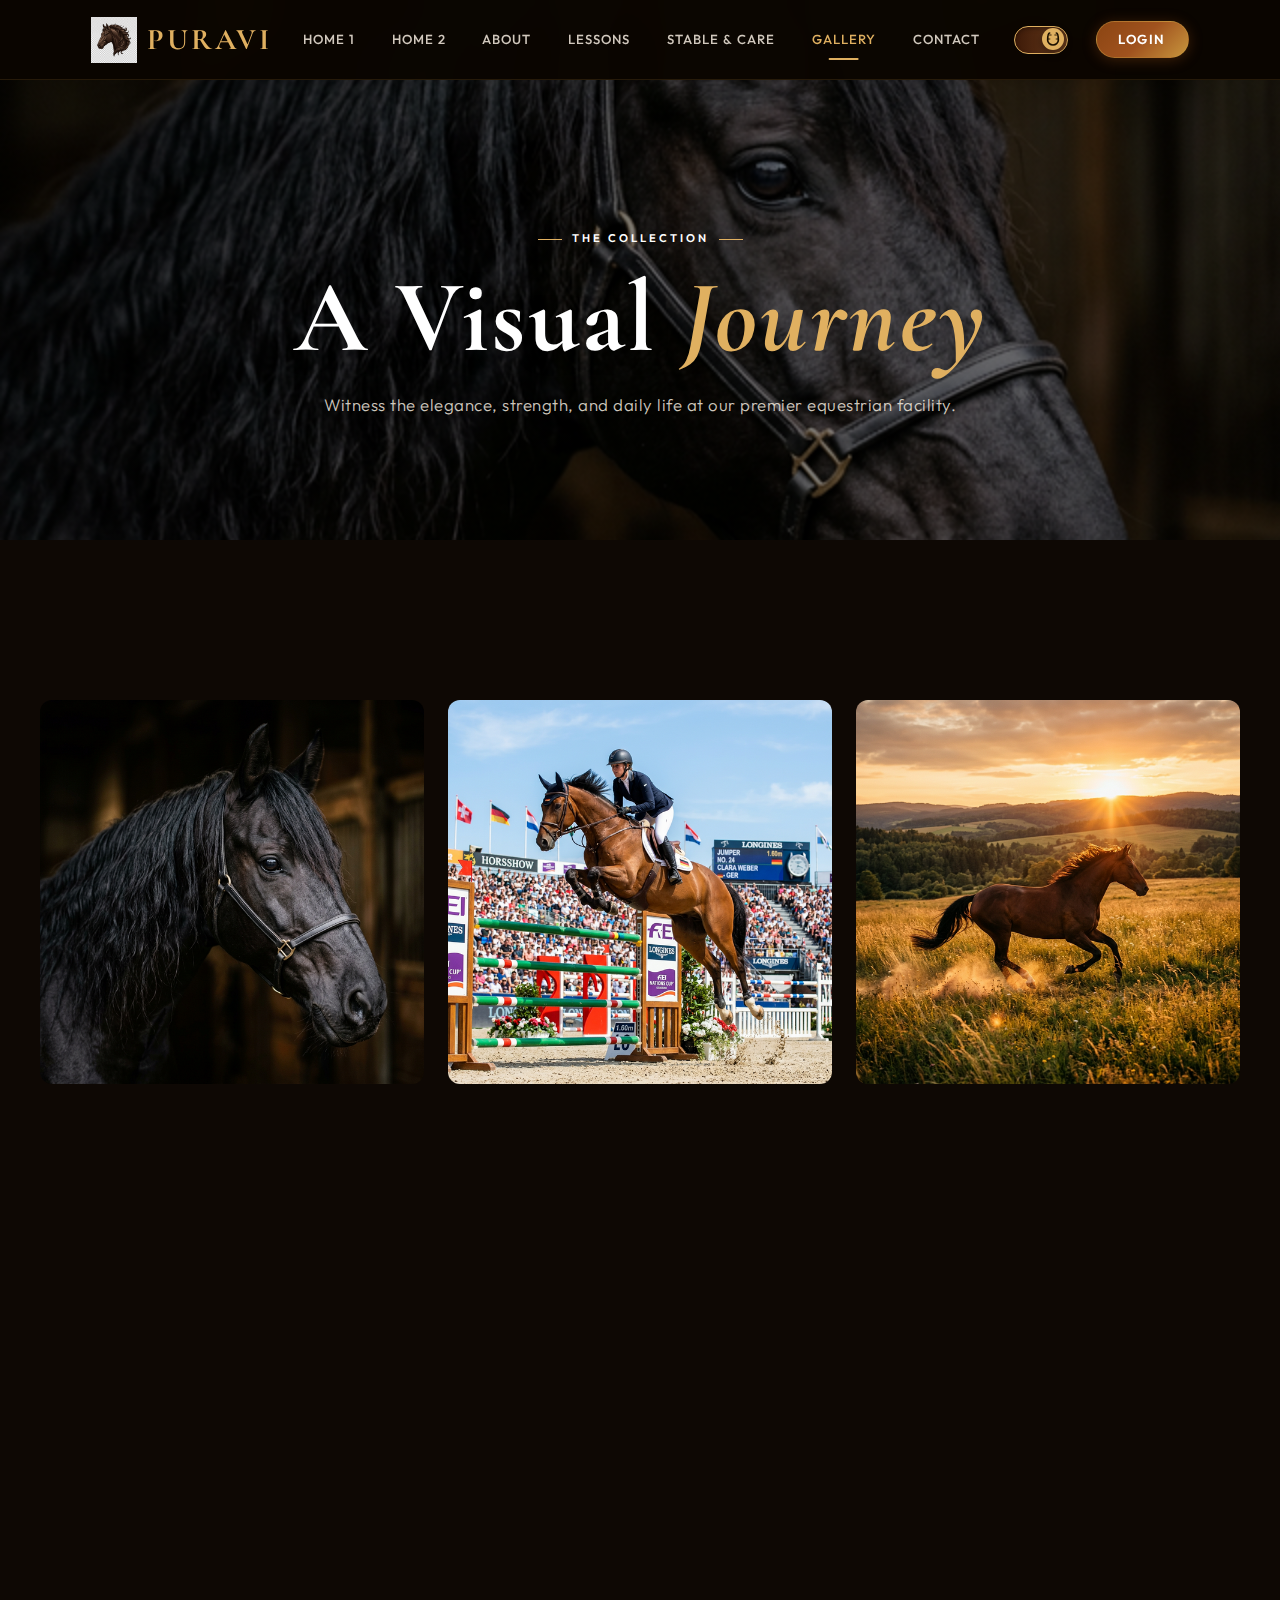
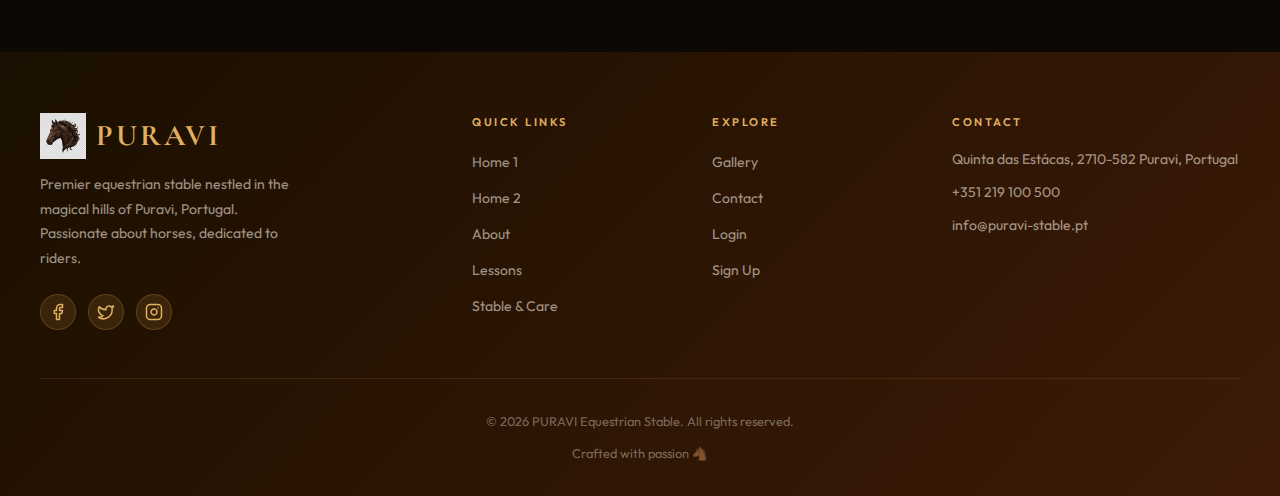
<file: gallery.html>
<!DOCTYPE html>
<html lang="en" data-theme="dark">

<head>
    <meta charset="UTF-8" />
    <meta name="viewport" content="width=device-width, initial-scale=1.0" />
    <title>Gallery | PURAVI Equestrian Stable</title>
    <meta name="description"
        content="View the beauty and spirit of PURAVI Equestrian Stable through our gallery of horses and riders." />
    <link rel="icon" type="image/png" href="logo.png" />
    <link rel="stylesheet" href="styles.css" />
</head>

<body>

    <!-- NAVBAR -->
    <nav class="navbar" id="navbar">
        <a href="index.html" class="nav-logo" aria-label="PURAVI Home">
            <span class="logo-icon"><img src="logo.png" alt="PURAVI Logo"
                    style="width: 100%; height: 100%; object-fit: contain;"></span>
            <span class="logo-text">PURAVI</span>
        </a>

        <ul class="nav-links" role="navigation" aria-label="Main navigation">
            <li><a href="index.html">Home 1</a></li>
            <li><a href="index2.html">Home 2</a></li>
            <li><a href="about.html">About</a></li>
            <li><a href="lessons.html">Lessons</a></li>
            <li><a href="care.html">Stable & Care</a></li>
            <li><a href="gallery.html" class="active">Gallery</a></li>
            <li><a href="contact.html">Contact</a></li>


        </ul>

        <div class="nav-controls">
            <button class="theme-toggle" onclick="toggleTheme()" aria-label="Toggle theme"
                title="Toggle light/dark mode">
                <div class="theme-toggle-track">
                    <div class="theme-toggle-thumb" id="themeThumb">
                        <span id="themeIcon">🌙</span>
                    </div>
                </div>
            </button>
            <a href="login.html" class="nav-login">Login</a>
            <button class="hamburger" id="hamburgerBtn" aria-label="Toggle menu" aria-expanded="false">
                <span></span><span></span><span></span>
            </button>
        </div>
    </nav>

    <!-- MOBILE MENU -->
    <div class="mobile-menu" id="mobileMenu" role="navigation" aria-label="Mobile navigation">
        <a href="index.html">Home 1</a>
        <a href="index2.html">Home 2</a>
        <a href="about.html">About</a>
        <a href="lessons.html">Lessons</a>
        <a href="care.html">Stable & Care</a>
        <a href="gallery.html" class="active">Gallery</a>
        <a href="contact.html">Contact</a>
        <a href="login.html" class="nav-login">Login</a>
        <div class="mobile-menu-controls">
            <button class="theme-toggle" onclick="toggleTheme()" aria-label="Toggle theme">
                <div class="theme-toggle-track">
                    <div class="theme-toggle-thumb">
                        <span class="mobile-theme-icon">🌙</span>
                    </div>
                </div>
            </button>
        </div>
    </div>

    <!-- GALLERY HERO -->
    <section class="gallery-hero" aria-label="Gallery hero banner">
        <div class="container animate-up">
            <p class="section-eyebrow" style="color: #fff; border-color: rgba(255,255,255,0.3);">The Collection</p>
            <h1 class="hero-title">A Visual <span>Journey</span></h1>
            <p class="hero-subtitle" style="max-width: 700px; margin: 0 auto;">Witness the elegance, strength, and daily
                life at our premier equestrian facility.</p>
        </div>
    </section>

    <!-- GALLERY PAGE CONTENT -->
    <main class="section-padding">
        <div class="container">

            <div class="gallery-grid">
                <div class="gallery-item animate-up">
                    <img src="gallery_1.png" alt="Black horse portrait" />
                    <div class="gallery-overlay">
                        <div>
                            <p style="font-weight: 600; font-size: 1.1rem;">Elegance in Motion</p>
                            <p style="font-size: 0.8rem; opacity: 0.8;">Portrait series · 2026</p>
                        </div>
                    </div>
                </div>
                <div class="gallery-item animate-up animate-up-delay-1">
                    <img src="gallery_2.png" alt="Horse jumping" />
                    <div class="gallery-overlay">
                        <div>
                            <p style="font-weight: 600; font-size: 1.1rem;"> Athletic Grace</p>
                            <p style="font-size: 0.8rem; opacity: 0.8;">Competition Prep · 2026</p>
                        </div>
                    </div>
                </div>
                <div class="gallery-item animate-up animate-up-delay-2">
                    <img src="hero_horse.png" alt="Galloping horse" />
                    <div class="gallery-overlay">
                        <div>
                            <p style="font-weight: 600; font-size: 1.1rem;">Golden Hour Run</p>
                            <p style="font-size: 0.8rem; opacity: 0.8;">The Fields · 2026</p>
                        </div>
                    </div>
                </div>
                <div class="gallery-item animate-up">
                    <img src="stable_exterior.png" alt="Stable entrance" />
                    <div class="gallery-overlay">
                        <div>
                            <p style="font-weight: 600; font-size: 1.1rem;">The Sanctuary</p>
                            <p style="font-size: 0.8rem; opacity: 0.8;">Facility View · 2026</p>
                        </div>
                    </div>
                </div>
                <div class="gallery-item animate-up animate-up-delay-1">
                    <img src="horse_training.png" alt="Traing session" />
                    <div class="gallery-overlay">
                        <div>
                            <p style="font-weight: 600; font-size: 1.1rem;">Quiet Discipline</p>
                            <p style="font-size: 0.8rem; opacity: 0.8;">Morning Academy · 2026</p>
                        </div>
                    </div>
                </div>
                <div class="gallery-item animate-up animate-up-delay-2">
                    <img src="about_mission.png" alt="Instructor and student" />
                    <div class="gallery-overlay">
                        <div>
                            <p style="font-weight: 600; font-size: 1.1rem;">The Dialogue</p>
                            <p style="font-size: 0.8rem; opacity: 0.8;">Mastery series · 2026</p>
                        </div>
                    </div>
                </div>
            </div>
        </div>
    </main>

    <!-- FOOTER -->
    <footer class="footer" aria-label="Site footer">
        <div class="footer-grid">
            <div>
                <a href="index.html" class="nav-logo"
                    style="height:40px; display:flex; align-items:center; gap:10px; text-decoration:none; margin-bottom:1rem;">
                    <span class="logo-icon"><img src="logo.png" alt="PURAVI Logo"
                            style="width: 100%; height: 100%; object-fit: contain;"></span>
                    <span class="logo-text">PURAVI</span>
                </a>
                <p class="footer-brand-desc">Premier equestrian stable nestled in the magical hills of Puravi, Portugal.
                    Passionate about horses, dedicated to riders.</p>
                <div class="footer-social">
                    <a href="#" aria-label="Facebook">
                        <svg width="18" height="18" viewBox="0 0 24 24" fill="none" stroke="currentColor"
                            stroke-width="2" stroke-linecap="round" stroke-linejoin="round">
                            <path d="M18 2h-3a5 5 0 0 0-5 5v3H7v4h3v8h4v-8h3l1-4h-4V7a1 1 0 0 1 1-1h3z"></path>
                        </svg>
                    </a>
                    <a href="#" aria-label="Twitter">
                        <svg width="18" height="18" viewBox="0 0 24 24" fill="none" stroke="currentColor"
                            stroke-width="2" stroke-linecap="round" stroke-linejoin="round">
                            <path
                                d="M22 4s-.7 2.1-2 3.4c1.6 10-9.4 17.3-18 11.6 2.2.1 4.4-.6 6-2C3 15.5.5 9.6 3 5c2.2 2.6 5.6 4.1 9 4-.9-4.2 4-6.6 7-3.8 1.1 0 3-1.2 3-1.2z">
                            </path>
                        </svg>
                    </a>
                    <a href="#" aria-label="Instagram">
                        <svg width="18" height="18" viewBox="0 0 24 24" fill="none" stroke="currentColor"
                            stroke-width="2" stroke-linecap="round" stroke-linejoin="round">
                            <rect x="2" y="2" width="20" height="20" rx="5" ry="5"></rect>
                            <path d="M16 11.37A4 4 0 1 1 12.63 8 4 4 0 0 1 16 11.37z"></path>
                            <line x1="17.5" y1="6.5" x2="17.51" y2="6.5"></line>
                        </svg>
                    </a>
                </div>
            </div>
            <div>
                <h4 class="footer-col-title">Quick Links</h4>
                <ul class="footer-links">
                    <li><a href="index.html">Home 1</a></li>
                    <li><a href="index2.html">Home 2</a></li>
                    <li><a href="about.html">About</a></li>
                    <li><a href="lessons.html">Lessons</a></li>
                    <li><a href="care.html">Stable & Care</a></li>
                </ul>
            </div>
            <div>
                <h4 class="footer-col-title">Explore</h4>
                <ul class="footer-links">
                    <li><a href="gallery.html">Gallery</a></li>
                    <li><a href="contact.html">Contact</a></li>
                    <li><a href="login.html">Login</a></li>
                    <li><a href="signup.html">Sign Up</a></li>
                </ul>
            </div>
            <div>
                <h4 class="footer-col-title">Contact</h4>
                <div class="footer-contact-item">Quinta das Estácas, 2710-582 Puravi, Portugal</div>
                <div class="footer-contact-item">+351 219 100 500</div>
                <div class="footer-contact-item">info@puravi-stable.pt</div>
            </div>
        </div>
        <div class="footer-bottom">
            <span>© 2026 PURAVI Equestrian Stable. All rights reserved.</span>
            <span>Crafted with passion 🐴</span>
        </div>
    </footer>

    <script src="main.js"></script>
</body>

</html>
</file>
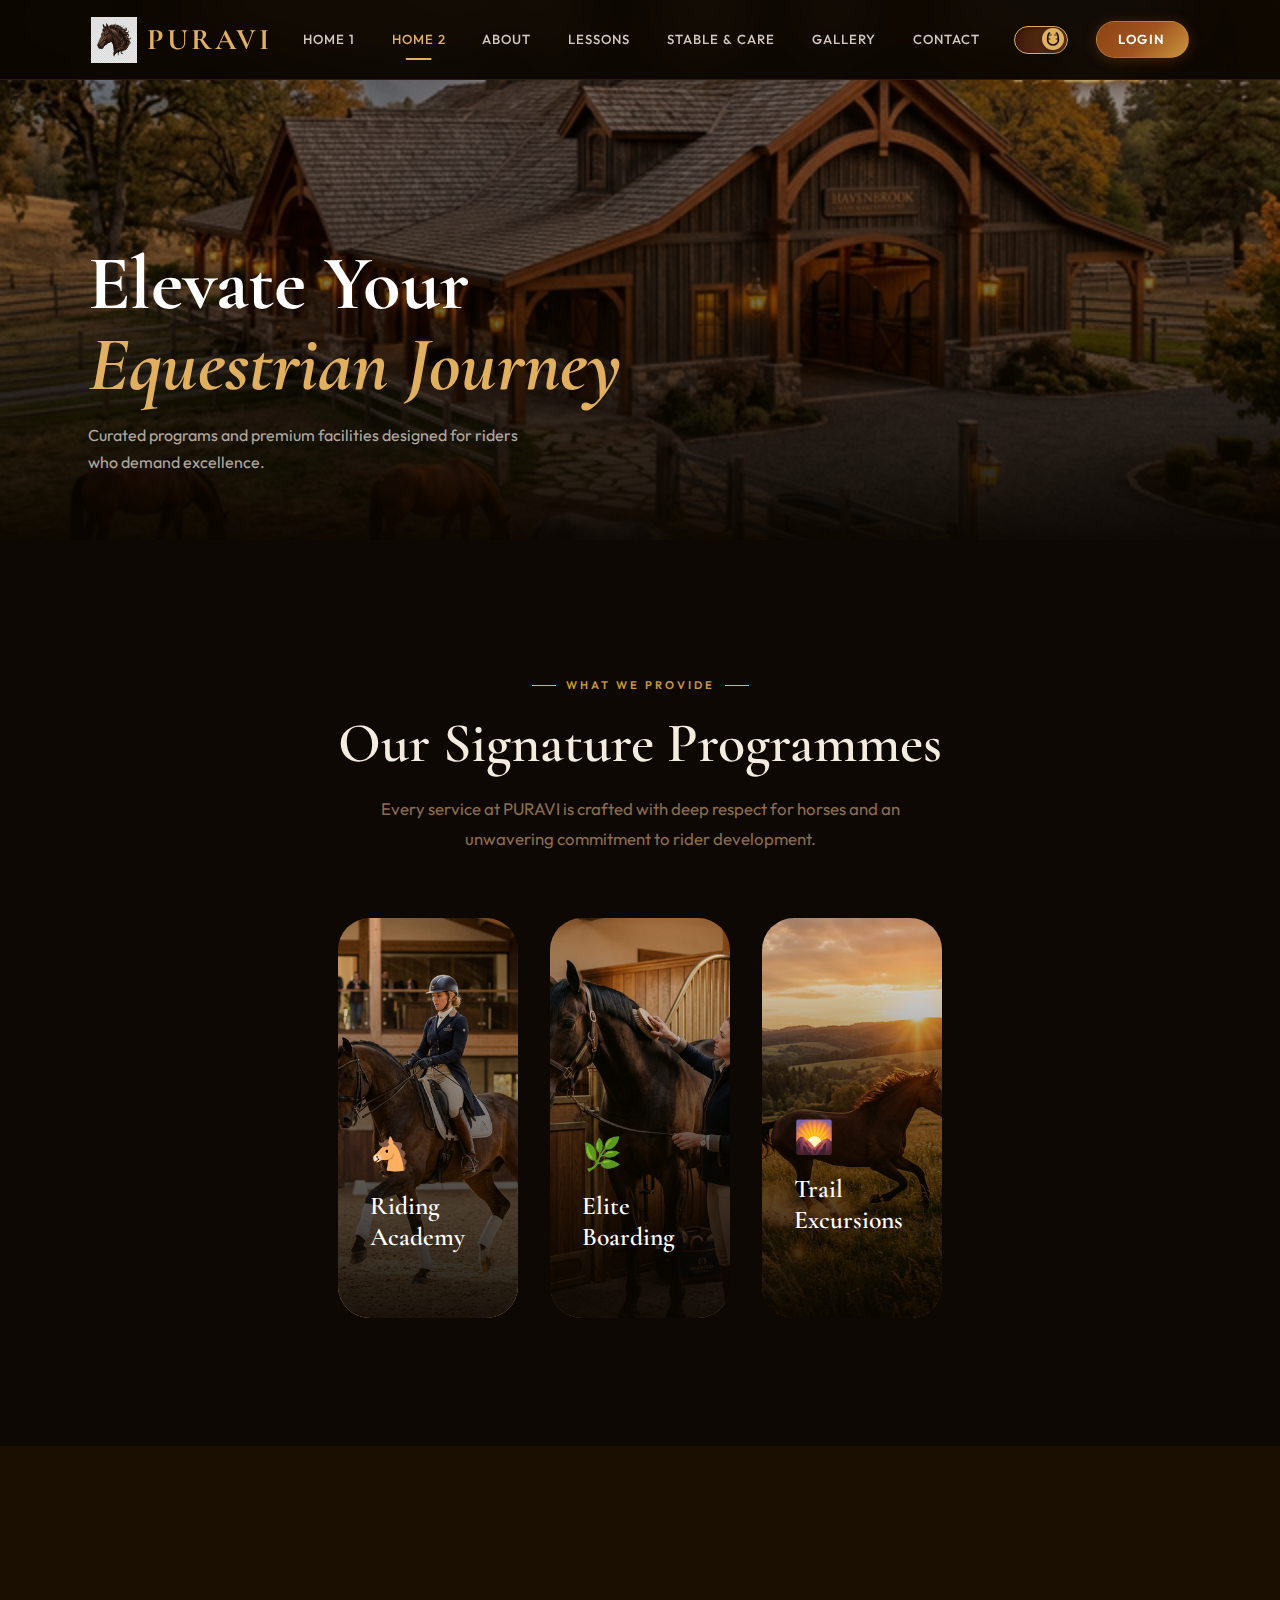
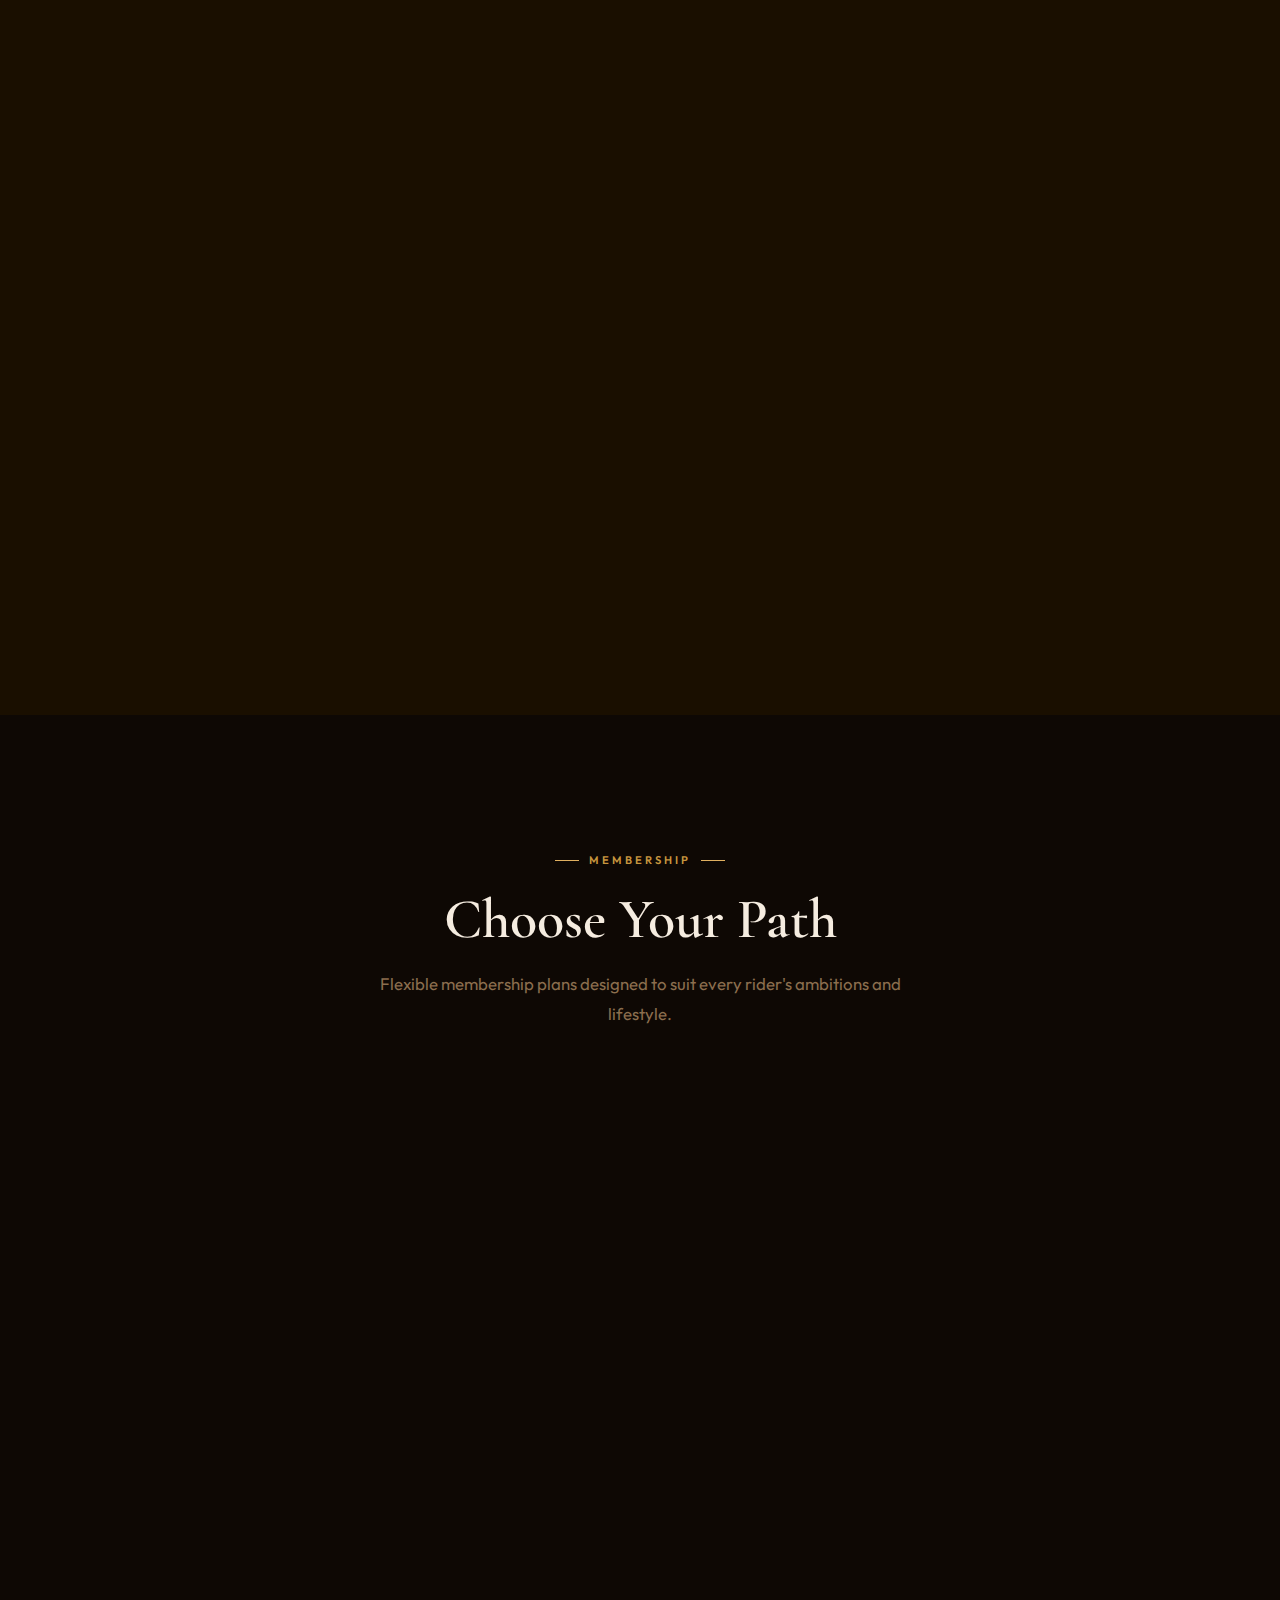
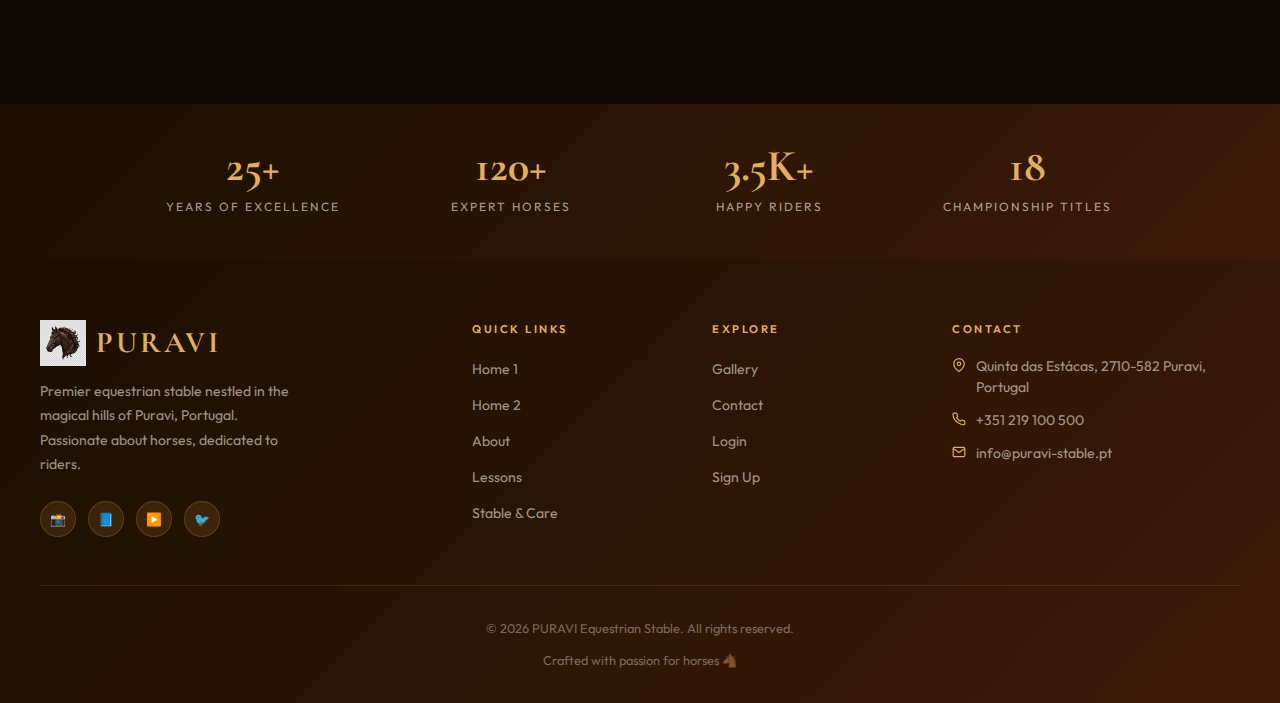
<file: index2.html>
<!DOCTYPE html>
<html lang="en" data-theme="dark">

<head>
    <meta charset="UTF-8" />
    <meta name="viewport" content="width=device-width, initial-scale=1.0" />
    <title>PURAVI Equestrian Stable | Services & Experience</title>
    <meta name="description"
        content="Discover PURAVI's world-class equestrian services – riding lessons, boarding, trail excursions, and premium membership plans." />
    <link rel="icon" type="image/png" href="logo.png" />
    <link rel="stylesheet" href="styles.css" />
</head>

<body>

    <!-- NAVBAR -->
    <nav class="navbar" id="navbar">
        <a href="index.html" class="nav-logo" aria-label="PURAVI Home">
            <span class="logo-icon"><img src="logo.png" alt="PURAVI Logo"
                    style="width: 100%; height: 100%; object-fit: contain;"></span>
            <span class="logo-text">PURAVI</span>
        </a>

        <ul class="nav-links" role="navigation" aria-label="Main navigation">
            <li><a href="index.html">Home 1</a></li>
            <li><a href="index2.html" class="active" aria-current="page">Home 2</a></li>
            <li><a href="about.html">About</a></li>
            <li><a href="lessons.html">Lessons</a></li>
            <li><a href="care.html">Stable & Care</a></li>
            <li><a href="gallery.html">Gallery</a></li>
            <li><a href="contact.html">Contact</a></li>


        </ul>

        <div class="nav-controls">
            <button class="theme-toggle" onclick="toggleTheme()" aria-label="Toggle theme"
                title="Toggle light/dark mode">
                <div class="theme-toggle-track">
                    <div class="theme-toggle-thumb" id="themeThumb">
                        <span id="themeIcon">🌙</span>
                    </div>
                </div>
            </button>
            <a href="login.html" class="nav-login">Login</a>
            <button class="hamburger" id="hamburgerBtn" aria-label="Toggle menu" aria-expanded="false">
                <span></span><span></span><span></span>
            </button>
        </div>
    </nav>

    <!-- MOBILE MENU -->
    <div class="mobile-menu" id="mobileMenu" role="navigation" aria-label="Mobile navigation">
        <a href="index.html">Home 1</a>
        <a href="lessons.html">Lessons</a>
        <a href="care.html">Stable & Care</a>
        <a href="login.html" class="nav-login">Login</a>
        <div class="mobile-menu-controls">
            <button class="theme-toggle" onclick="toggleTheme()" aria-label="Toggle theme">
                <div class="theme-toggle-track">
                    <div class="theme-toggle-thumb">
                        <span class="mobile-theme-icon">🌙</span>
                    </div>
                </div>
            </button>
        </div>
    </div>

    <!-- SERVICES HERO -->
    <section class="services-hero" aria-label="Services hero banner">
        <div class="services-hero-bg"></div>
        <div class="services-hero-overlay"></div>
        <div class="services-hero-content">

            <h1 class="services-hero-title">Elevate Your<br><em>Equestrian Journey</em></h1>
            <p class="services-hero-sub">Curated programs and premium facilities designed for riders who demand
                excellence.</p>
        </div>
    </section>

    <!-- SERVICE CARDS -->
    <section class="services-section" id="services" aria-label="Service highlights">
        <div class="container">
            <div class="section-header">
                <p class="section-eyebrow">What We Provide</p>
                <h2 class="section-title">Our Signature Programmes</h2>
                <p class="section-desc">Every service at PURAVI is crafted with deep respect for horses and an
                    unwavering commitment to rider development.</p>
            </div>

            <div class="services-grid">
                <div class="service-card">
                    <img class="service-card-img" src="horse_training.png" alt="Professional riding lessons at PURAVI"
                        loading="lazy" />
                    <div class="service-card-overlay"></div>
                    <div class="service-card-content">
                        <span class="service-card-icon">🐴</span>
                        <h3 class="service-card-title">Riding Academy</h3>
                        <p class="service-card-desc">From first-time riders to advanced equestrians — structured,
                            progressive lessons with certified trainers.</p>
                        <a href="login.html" class="service-card-link">
                            Enrol Now
                            <svg width="12" height="12" viewBox="0 0 24 24" fill="none" stroke="currentColor"
                                stroke-width="2.5">
                                <path d="M5 12h14M12 5l7 7-7 7" />
                            </svg>
                        </a>
                    </div>
                </div>

                <div class="service-card">
                    <img class="service-card-img" src="horse_services.png" alt="Premium horse boarding at PURAVI"
                        loading="lazy" />
                    <div class="service-card-overlay"></div>
                    <div class="service-card-content">
                        <span class="service-card-icon">🌿</span>
                        <h3 class="service-card-title">Elite Boarding</h3>
                        <p class="service-card-desc">Luxury stabling with expert nutrition management, daily grooming,
                            and 24-hour veterinary support.</p>
                        <a href="login.html" class="service-card-link">
                            Learn More
                            <svg width="12" height="12" viewBox="0 0 24 24" fill="none" stroke="currentColor"
                                stroke-width="2.5">
                                <path d="M5 12h14M12 5l7 7-7 7" />
                            </svg>
                        </a>
                    </div>
                </div>

                <div class="service-card">
                    <img class="service-card-img" src="hero_horse.png" alt="Trail riding excursions at PURAVI"
                        loading="lazy" />
                    <div class="service-card-overlay"></div>
                    <div class="service-card-content">
                        <span class="service-card-icon">🌄</span>
                        <h3 class="service-card-title">Trail Excursions</h3>
                        <p class="service-card-desc">Guided rides through Puravi's enchanting forests and rolling hills
                            — an experience beyond the arena.</p>
                        <a href="login.html" class="service-card-link">
                            Book a Trail
                            <svg width="12" height="12" viewBox="0 0 24 24" fill="none" stroke="currentColor"
                                stroke-width="2.5">
                                <path d="M5 12h14M12 5l7 7-7 7" />
                            </svg>
                        </a>
                    </div>
                </div>
            </div>
        </div>
    </section>

    <!-- EXPERIENCE STRIP -->
    <section class="experience-strip" id="experience" aria-label="Our experience">
        <div class="container">
            <div class="experience-grid">
                <div class="experience-image animate-up">
                    <img src="stable_exterior.png" alt="PURAVI equestrian facility view" loading="lazy" />
                    <div class="exp-badge">
                        <span class="badge-number">25+</span>
                        <span class="badge-text">Years of Excellence</span>
                    </div>
                </div>

                <div class="animate-up animate-up-delay-2">
                    <p class="section-eyebrow" style="display: flex; justify-content: center;">The PURAVI Difference</p>
                    <h2 class="section-title" style="text-align:left; font-size: clamp(1.75rem,4vw,2.75rem);">More Than
                        a Stable — A Community</h2>
                    <p class="about-text">At PURAVI, every rider is more than a student — they're part of a legacy. Our
                        instructors don't just teach technique; they cultivate a deep, lifelong bond between horse and
                        rider.</p>

                    <div class="about-feature-list" style="margin-top:1.5rem;">
                        <div class="about-feature-item">
                            <svg width="18" height="18" viewBox="0 0 24 24" fill="none" stroke="currentColor"
                                stroke-width="2.5">
                                <polyline points="20 6 9 17 4 12" />
                            </svg>
                            Small class sizes for personalised attention
                        </div>
                        <div class="about-feature-item">
                            <svg width="18" height="18" viewBox="0 0 24 24" fill="none" stroke="currentColor"
                                stroke-width="2.5">
                                <polyline points="20 6 9 17 4 12" />
                            </svg>
                            Horses selected for temperament and training
                        </div>
                        <div class="about-feature-item">
                            <svg width="18" height="18" viewBox="0 0 24 24" fill="none" stroke="currentColor"
                                stroke-width="2.5">
                                <polyline points="20 6 9 17 4 12" />
                            </svg>
                            International show competition preparation
                        </div>
                        <div class="about-feature-item">
                            <svg width="18" height="18" viewBox="0 0 24 24" fill="none" stroke="currentColor"
                                stroke-width="2.5">
                                <polyline points="20 6 9 17 4 12" />
                            </svg>
                            Beautiful facilities in a UNESCO World Heritage site area
                        </div>
                    </div>

                    <div class="testimonial-card" style="margin-top:2rem;">
                        <p class="testimonial-quote">"PURAVI completely transformed my relationship with horses. The
                            instructors here are world-class, and the environment is simply magical."</p>
                        <div class="testimonial-author">
                            <div class="author-avatar">S</div>
                            <div>
                                <div class="author-name">Sofia Carvalho</div>
                                <div class="author-role">Championship Rider · 4 Years at PURAVI</div>
                            </div>
                        </div>
                    </div>
                </div>
            </div>
        </div>
    </section>

    <!-- PRICING PLANS -->
    <section class="pricing-section" id="pricing" aria-label="Membership plans">
        <div class="container">
            <div class="section-header">
                <p class="section-eyebrow">Membership</p>
                <h2 class="section-title">Choose Your Path</h2>
                <p class="section-desc">Flexible membership plans designed to suit every rider's ambitions and
                    lifestyle.</p>
            </div>

            <div class="pricing-grid">
                <div class="pricing-card animate-up animate-up-delay-1">
                    <p class="pricing-tier">Explorer</p>
                    <p class="pricing-price">€85</p>
                    <p class="pricing-period">per month</p>
                    <ul class="pricing-features">
                        <li class="pricing-feature-item">
                            <span class="pricing-feature-check">✦</span>
                            4 group lessons/month
                        </li>
                        <li class="pricing-feature-item">
                            <span class="pricing-feature-check">✦</span>
                            Access to indoor arena
                        </li>
                        <li class="pricing-feature-item">
                            <span class="pricing-feature-check">✦</span>
                            1 trail ride/month
                        </li>
                        <li class="pricing-feature-item">
                            <span class="pricing-feature-check">✦</span>
                            Community events access
                        </li>
                    </ul>
                    <a href="signup.html" class="btn-pricing btn-pricing-outline">Get Started</a>
                </div>

                <div class="pricing-card featured animate-up animate-up-delay-2">
                    <span class="pricing-badge">Most Popular</span>
                    <p class="pricing-tier">Equestrian</p>
                    <p class="pricing-price" style="color:var(--accent-gold);">€175</p>
                    <p class="pricing-period" style="color:rgba(245,236,224,0.5);">per month</p>
                    <ul class="pricing-features">
                        <li class="pricing-feature-item">
                            <span class="pricing-feature-check">✦</span>
                            8 private lessons/month
                        </li>
                        <li class="pricing-feature-item">
                            <span class="pricing-feature-check">✦</span>
                            Full arena access daily
                        </li>
                        <li class="pricing-feature-item">
                            <span class="pricing-feature-check">✦</span>
                            4 trail rides/month
                        </li>
                        <li class="pricing-feature-item">
                            <span class="pricing-feature-check">✦</span>
                            Nutrition & care included
                        </li>
                        <li class="pricing-feature-item">
                            <span class="pricing-feature-check">✦</span>
                            Competition preparation
                        </li>
                    </ul>
                    <a href="signup.html" class="btn-pricing btn-pricing-solid">Join Now</a>
                </div>

                <div class="pricing-card animate-up animate-up-delay-3">
                    <p class="pricing-tier">Champion</p>
                    <p class="pricing-price">€320</p>
                    <p class="pricing-period">per month</p>
                    <ul class="pricing-features">
                        <li class="pricing-feature-item">
                            <span class="pricing-feature-check">✦</span>
                            Unlimited private lessons
                        </li>
                        <li class="pricing-feature-item">
                            <span class="pricing-feature-check">✦</span>
                            Dedicated horse assignment
                        </li>
                        <li class="pricing-feature-item">
                            <span class="pricing-feature-check">✦</span>
                            Unlimited trail rides
                        </li>
                        <li class="pricing-feature-item">
                            <span class="pricing-feature-check">✦</span>
                            Full boarding included
                        </li>
                        <li class="pricing-feature-item">
                            <span class="pricing-feature-check">✦</span>
                            International show support
                        </li>
                    </ul>
                    <a href="signup.html" class="btn-pricing btn-pricing-outline">Get Started</a>
                </div>
            </div>
        </div>
    </section>

    <!-- STATS BAR -->
    <section class="stats-bar" aria-label="Key statistics">
        <div class="stats-grid">
            <div class="stat-item">
                <span class="stat-number">25+</span>
                <span class="stat-label">Years of Excellence</span>
            </div>
            <div class="stat-item">
                <span class="stat-number">120+</span>
                <span class="stat-label">Expert Horses</span>
            </div>
            <div class="stat-item">
                <span class="stat-number">3.5K+</span>
                <span class="stat-label">Happy Riders</span>
            </div>
            <div class="stat-item">
                <span class="stat-number">18</span>
                <span class="stat-label">Championship Titles</span>
            </div>
        </div>
    </section>

    <!-- FOOTER -->
    <footer class="footer" aria-label="Site footer">
        <div class="footer-grid">
            <div>
                <a href="index.html" class="nav-logo"
                    style="height:40px; display:flex; align-items:center; gap:10px; text-decoration:none; margin-bottom:1rem;">
                    <span class="logo-icon"><img src="logo.png" alt="PURAVI Logo"
                            style="width: 100%; height: 100%; object-fit: contain;"></span>
                    <span class="logo-text">PURAVI</span>
                </a>
                <p class="footer-brand-desc">Premier equestrian stable nestled in the magical hills of Puravi, Portugal.
                    Passionate about horses, dedicated to riders.</p>
                <div class="footer-social" aria-label="Social media links">
                    <a href="#" aria-label="Instagram">📸</a>
                    <a href="#" aria-label="Facebook">📘</a>
                    <a href="#" aria-label="YouTube">▶️</a>
                    <a href="#" aria-label="Twitter">🐦</a>
                </div>
            </div>
            <div>
                <h4 class="footer-col-title">Quick Links</h4>
                <ul class="footer-links">
                    <li><a href="index.html">Home 1</a></li>
                    <li><a href="index2.html">Home 2</a></li>
                    <li><a href="about.html">About</a></li>
                    <li><a href="lessons.html">Lessons</a></li>
                    <li><a href="care.html">Stable & Care</a></li>
                </ul>
            </div>
            <div>
                <h4 class="footer-col-title">Explore</h4>
                <ul class="footer-links">
                    <li><a href="gallery.html">Gallery</a></li>
                    <li><a href="contact.html">Contact</a></li>
                    <li><a href="login.html">Login</a></li>
                    <li><a href="signup.html">Sign Up</a></li>
                </ul>
            </div>
            <div>
                <h4 class="footer-col-title">Contact</h4>
                <div class="footer-contact-item">
                    <svg width="14" height="14" viewBox="0 0 24 24" fill="none" stroke="currentColor" stroke-width="2">
                        <path d="M21 10c0 7-9 13-9 13s-9-6-9-13a9 9 0 0 1 18 0z" />
                        <circle cx="12" cy="10" r="3" />
                    </svg>
                    Quinta das Estácas, 2710-582 Puravi, Portugal
                </div>
                <div class="footer-contact-item">
                    <svg width="14" height="14" viewBox="0 0 24 24" fill="none" stroke="currentColor" stroke-width="2">
                        <path
                            d="M22 16.92v3a2 2 0 0 1-2.18 2 19.79 19.79 0 0 1-8.63-3.07A19.5 19.5 0 0 1 4.69 13.1a19.79 19.79 0 0 1-3.07-8.67A2 2 0 0 1 3.6 2h3a2 2 0 0 1 2 1.72c.127.96.361 1.903.7 2.81a2 2 0 0 1-.45 2.11L8.09 9.91a16 16 0 0 0 6 6l1.27-1.27a2 2 0 0 1 2.11-.45c.907.339 1.85.573 2.81.7A2 2 0 0 1 22 16.92z" />
                    </svg>
                    +351 219 100 500
                </div>
                <div class="footer-contact-item">
                    <svg width="14" height="14" viewBox="0 0 24 24" fill="none" stroke="currentColor" stroke-width="2">
                        <path d="M4 4h16c1.1 0 2 .9 2 2v12c0 1.1-.9 2-2 2H4c-1.1 0-2-.9-2-2V6c0-1.1.9-2 2-2z" />
                        <polyline points="22,6 12,13 2,6" />
                    </svg>
                    info@puravi-stable.pt
                </div>
            </div>
        </div>
        <div class="footer-bottom">
            <span>© 2026 PURAVI Equestrian Stable. All rights reserved.</span>
            <span>Crafted with passion for horses 🐴</span>
        </div>
    </footer>

    <script src="main.js"></script>
</body>

</html>
</file>
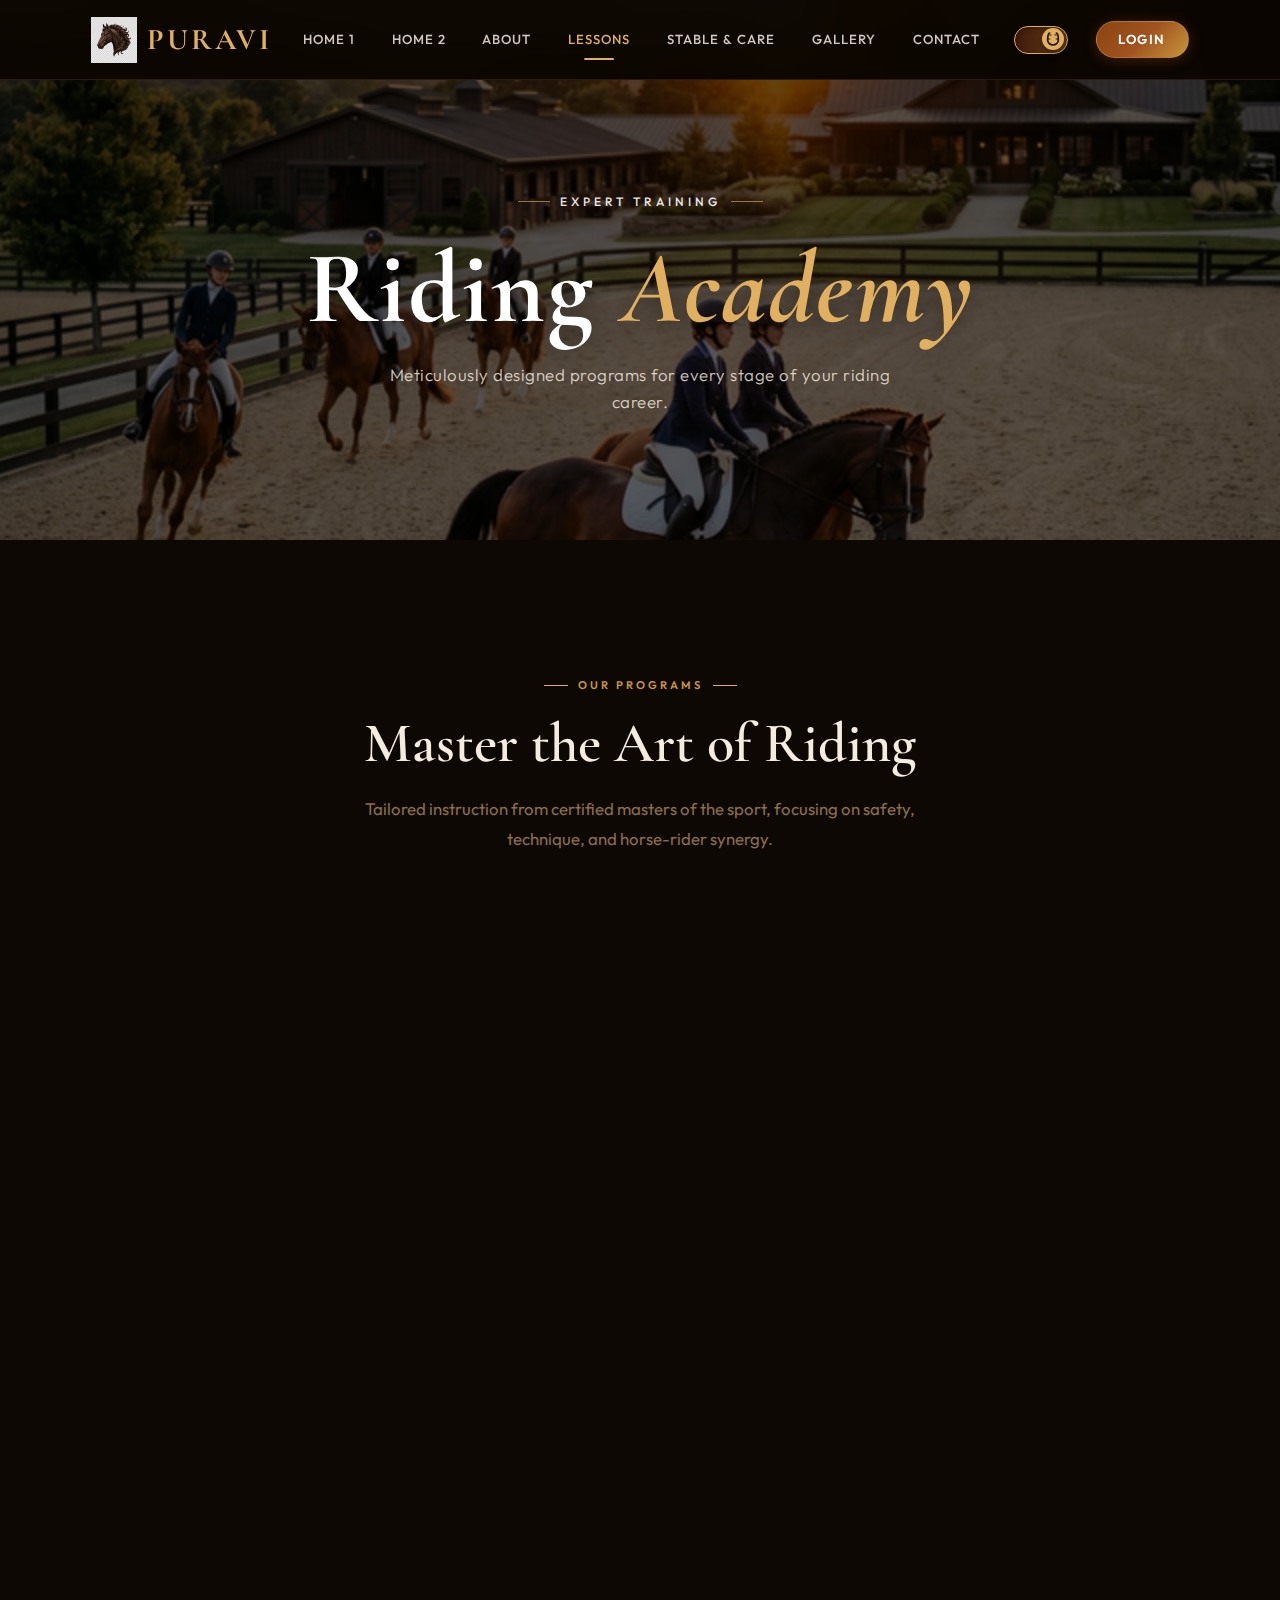
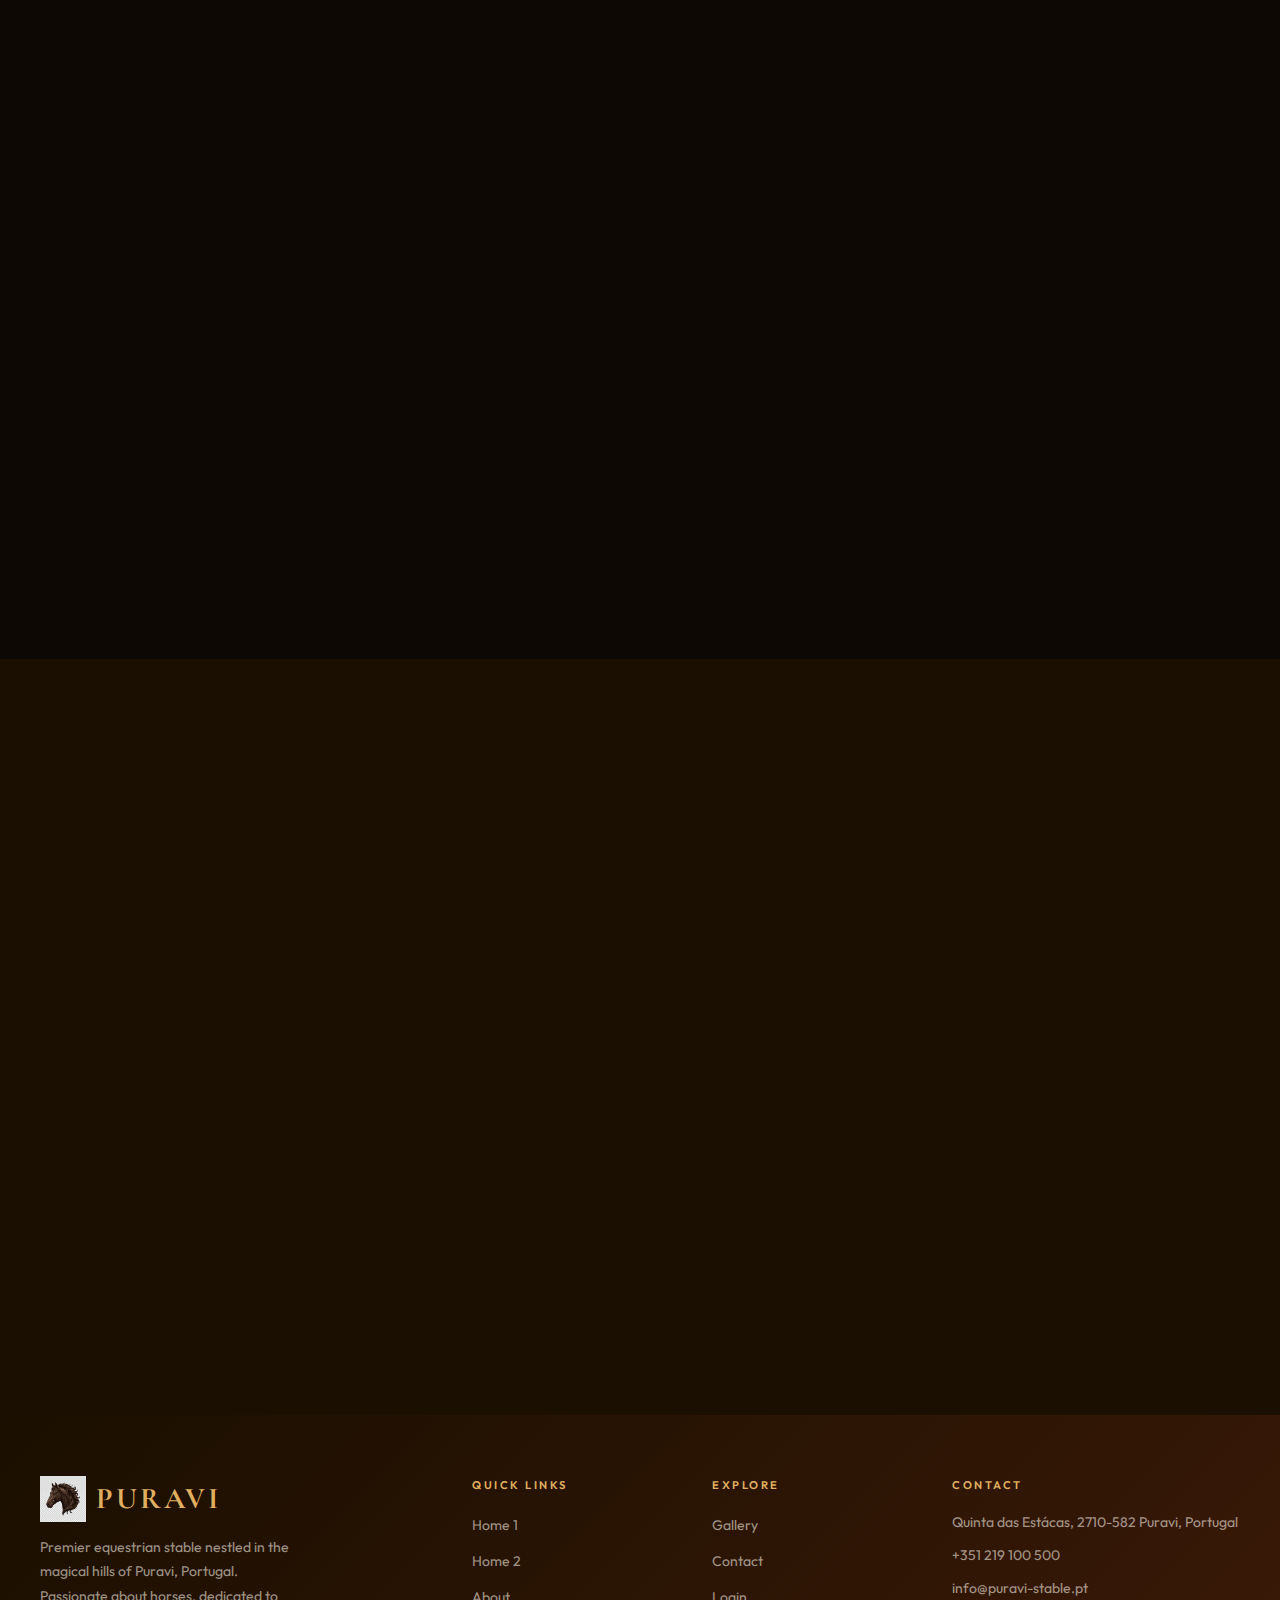
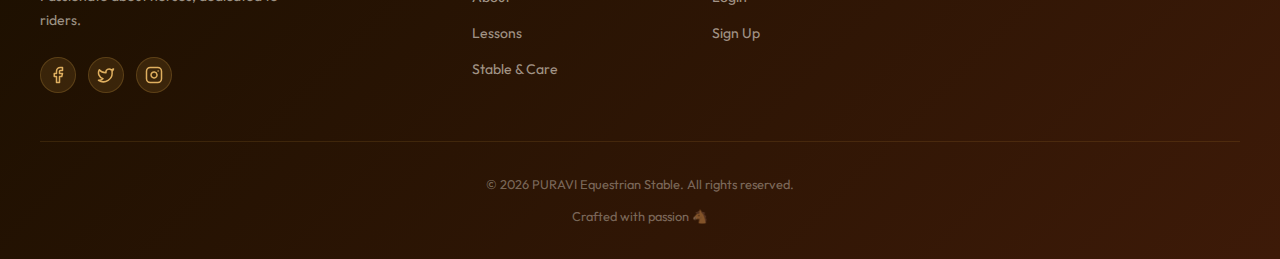
<file: lessons.html>
<!DOCTYPE html>
<html lang="en" data-theme="dark">

<head>
    <meta charset="UTF-8" />
    <meta name="viewport" content="width=device-width, initial-scale=1.0" />
    <title>Lessons | PURAVI Equestrian Stable</title>
    <meta name="description"
        content="Explore riding programs at PURAVI stable. From beginner basics to competitive dressage and jumping." />
    <link rel="icon" type="image/png" href="logo.png" />
    <link rel="stylesheet" href="styles.css" />
</head>

<body>

    <!-- NAVBAR -->
    <nav class="navbar" id="navbar">
        <a href="index.html" class="nav-logo" aria-label="PURAVI Home">
            <span class="logo-icon"><img src="logo.png" alt="PURAVI Logo"
                    style="width: 100%; height: 100%; object-fit: contain;"></span>
            <span class="logo-text">PURAVI</span>
        </a>

        <ul class="nav-links" role="navigation" aria-label="Main navigation">
            <li><a href="index.html">Home 1</a></li>
            <li><a href="index2.html">Home 2</a></li>
            <li><a href="about.html">About</a></li>
            <li><a href="lessons.html" class="active">Lessons</a></li>
            <li><a href="care.html">Stable & Care</a></li>
            <li><a href="gallery.html">Gallery</a></li>
            <li><a href="contact.html">Contact</a></li>


        </ul>

        <div class="nav-controls">
            <button class="theme-toggle" onclick="toggleTheme()" aria-label="Toggle theme"
                title="Toggle light/dark mode">
                <div class="theme-toggle-track">
                    <div class="theme-toggle-thumb" id="themeThumb">
                        <span id="themeIcon">🌙</span>
                    </div>
                </div>
            </button>
            <a href="login.html" class="nav-login">Login</a>
            <button class="hamburger" id="hamburgerBtn" aria-label="Toggle menu" aria-expanded="false">
                <span></span><span></span><span></span>
            </button>
        </div>
    </nav>

    <!-- MOBILE MENU -->
    <div class="mobile-menu" id="mobileMenu" role="navigation" aria-label="Mobile navigation">
        <a href="index.html">Home 1</a>
        <a href="index2.html">Home 2</a>
        <a href="about.html">About</a>
        <a href="lessons.html" class="active">Lessons</a>
        <a href="care.html">Stable & Care</a>
        <a href="gallery.html">Gallery</a>
        <a href="contact.html">Contact</a>
        <a href="login.html" class="nav-login">Login</a>
        <div class="mobile-menu-controls">
            <button class="theme-toggle" onclick="toggleTheme()" aria-label="Toggle theme">
                <div class="theme-toggle-track">
                    <div class="theme-toggle-thumb">
                        <span class="mobile-theme-icon">🌙</span>
                    </div>
                </div>
            </button>
        </div>
    </div>

    <!-- LESSONS HERO -->
    <header class="lessons-hero">
        <div class="hero-content">
            <p class="hero-eyebrow">Expert Training</p>
            <h1 class="hero-title">Riding <span>Academy</span></h1>
            <p class="hero-subtitle">Meticulously designed programs for every stage of your riding career.</p>
        </div>
    </header>

    <!-- PROGRAMS SECTION -->
    <section class="section-padding">
        <div class="container">
            <div class="section-header">
                <p class="section-eyebrow">Our Programs</p>
                <h2 class="section-title">Master the Art of Riding</h2>
                <p class="section-desc">Tailored instruction from certified masters of the sport, focusing on safety,
                    technique, and horse-rider synergy.</p>
            </div>

            <div class="programs-grid">
                <div class="program-card animate-up">
                    <span class="program-icon">🌱</span>
                    <h3 class="feature-title">Foundations Program</h3>
                    <p class="feature-desc">Perfect for beginners. Learn the basics of grooming, tacking, and
                        fundamental riding techniques in a safe, supportive environment.</p>
                    <a href="contact.html" class="btn-outline mt-2"
                        style="color: var(--text-primary); border-color: var(--border);">Enquire Now</a>
                </div>

                <div class="program-card animate-up animate-up-delay-1">
                    <span class="program-icon">🏅</span>
                    <h3 class="feature-title">Competitive Dressage</h3>
                    <p class="feature-desc">Refine your aids and patterns with our advanced dressage training, focusing
                        on precision, harmony, and fluid movement.</p>
                    <a href="contact.html" class="btn-outline mt-2"
                        style="color: var(--text-primary); border-color: var(--border);">Enquire Now</a>
                </div>

                <div class="program-card animate-up animate-up-delay-2">
                    <span class="program-icon">🏇</span>
                    <h3 class="feature-title">Show Jumping</h3>
                    <p class="feature-desc">From ground poles to grand prix heights. Develop your timing, eye, and
                        confidence over fences with our expert jumping coaches.</p>
                    <a href="contact.html" class="btn-outline mt-2"
                        style="color: var(--text-primary); border-color: var(--border);">Enquire Now</a>
                </div>

                <div class="program-card animate-up animate-up-delay-3">
                    <span class="program-icon">🐴</span>
                    <h3 class="feature-title">Horsemanship & Care</h3>
                    <p class="feature-desc">Master the bond. Learn equine psychology, anatomy, and professional stable
                        management for a truly holistic equestrian education.</p>
                    <a href="contact.html" class="btn-outline mt-2"
                        style="color: var(--text-primary); border-color: var(--border);">Enquire Now</a>
                </div>

                <div class="program-card animate-up animate-up-delay-4">
                    <span class="program-icon">🏆</span>
                    <h3 class="feature-title">Elite Performance</h3>
                    <p class="feature-desc">Push your limits. Advanced training for competitive riders focusing on
                        stadium jumping, cross-country, and high-level strategy.</p>
                    <a href="contact.html" class="btn-outline mt-2"
                        style="color: var(--text-primary); border-color: var(--border);">Enquire Now</a>
                </div>
                <div class="program-card animate-up animate-up-delay-5">
                    <span class="program-icon">🤸</span>
                    <h3 class="feature-title">Equestrian Vaulting</h3>
                    <p class="feature-desc">Gymnastics and dance on horseback. Develop incredible balance, core
                        strength, and harmony with the horse's movement.</p>
                    <a href="contact.html" class="btn-outline mt-2"
                        style="color: var(--text-primary); border-color: var(--border);">Enquire Now</a>
                </div>

                <div class="program-card animate-up animate-up-delay-6">
                    <span class="program-icon">❤️</span>
                    <h3 class="feature-title">Equine Therapy</h3>
                    <p class="feature-desc">Guided therapeutic sessions utilizing the emotional intuition of horses to
                        promote physical and mental well-being.</p>
                    <a href="contact.html" class="btn-outline mt-2"
                        style="color: var(--text-primary); border-color: var(--border);">Enquire Now</a>
                </div>

                <div class="program-card animate-up animate-up-delay-7">
                    <span class="program-icon">🏔️</span>
                    <h3 class="feature-title">Endurance Training</h3>
                    <p class="feature-desc">Master the art of long-distance riding. Focus on horse fitness, pacing, and
                        navigating diverse terrains for competitive endurance.</p>
                    <a href="contact.html" class="btn-outline mt-2"
                        style="color: var(--text-primary); border-color: var(--border);">Enquire Now</a>
                </div>

                <div class="program-card animate-up animate-up-delay-8">
                    <span class="program-icon">🎠</span>
                    <h3 class="feature-title">Youth Equestrian Club</h3>
                    <p class="feature-desc">Specially designed for young riders. Fun, safe, and educational sessions
                        that
                        build confidence and a lifelong love for horses.</p>
                    <a href="contact.html" class="btn-outline mt-2"
                        style="color: var(--text-primary); border-color: var(--border);">Enquire Now</a>
                </div>
            </div>
        </div>
    </section>

    <!-- DETAILS SECTION -->
    <section class="section-padding" style="background: var(--bg-secondary);">
        <div class="container about-grid">
            <div class="about-content animate-up">
                <h2 class="section-title" style="text-align: left;">What to Expect</h2>
                <p class="about-text">Every lesson at PURAVI is a structured 45-minute session preceded by 15 minutes of
                    preparation. We believe that riders should be involved in the care of their horses from start to
                    finish.</p>
                <ul class="about-feature-list" style="margin: 2rem 0;">
                    <li class="about-feature-item">✦ Private or Small Group (Max 3) sessions</li>
                    <li class="about-feature-item">✦ Video analysis for advanced students</li>
                    <li class="about-feature-item">✦ Assigned horse based on rider's goals</li>
                    <li class="about-feature-item">✦ Regular progress evaluations</li>
                </ul>
                <a href="signup.html" class="btn-primary">Book Your First Lesson</a>
            </div>
            <div class="about-image-wrapper animate-up animate-up-delay-2">
                <img src="horse_training.png" alt="Riding session" />
            </div>
        </div>
    </section>

    <!-- FOOTER -->
    <footer class="footer" aria-label="Site footer">
        <div class="footer-grid">
            <div>
                <a href="index.html" class="nav-logo"
                    style="height:40px; display:flex; align-items:center; gap:10px; text-decoration:none; margin-bottom:1rem;">
                    <span class="logo-icon"><img src="logo.png" alt="PURAVI Logo"
                            style="width: 100%; height: 100%; object-fit: contain;"></span>
                    <span class="logo-text">PURAVI</span>
                </a>
                <p class="footer-brand-desc">Premier equestrian stable nestled in the magical hills of Puravi, Portugal.
                    Passionate about horses, dedicated to riders.</p>
                <div class="footer-social">
                    <a href="#" aria-label="Facebook">
                        <svg width="18" height="18" viewBox="0 0 24 24" fill="none" stroke="currentColor"
                            stroke-width="2" stroke-linecap="round" stroke-linejoin="round">
                            <path d="M18 2h-3a5 5 0 0 0-5 5v3H7v4h3v8h4v-8h3l1-4h-4V7a1 1 0 0 1 1-1h3z"></path>
                        </svg>
                    </a>
                    <a href="#" aria-label="Twitter">
                        <svg width="18" height="18" viewBox="0 0 24 24" fill="none" stroke="currentColor"
                            stroke-width="2" stroke-linecap="round" stroke-linejoin="round">
                            <path
                                d="M22 4s-.7 2.1-2 3.4c1.6 10-9.4 17.3-18 11.6 2.2.1 4.4-.6 6-2C3 15.5.5 9.6 3 5c2.2 2.6 5.6 4.1 9 4-.9-4.2 4-6.6 7-3.8 1.1 0 3-1.2 3-1.2z">
                            </path>
                        </svg>
                    </a>
                    <a href="#" aria-label="Instagram">
                        <svg width="18" height="18" viewBox="0 0 24 24" fill="none" stroke="currentColor"
                            stroke-width="2" stroke-linecap="round" stroke-linejoin="round">
                            <rect x="2" y="2" width="20" height="20" rx="5" ry="5"></rect>
                            <path d="M16 11.37A4 4 0 1 1 12.63 8 4 4 0 0 1 16 11.37z"></path>
                            <line x1="17.5" y1="6.5" x2="17.51" y2="6.5"></line>
                        </svg>
                    </a>
                </div>
            </div>
            <div>
                <h4 class="footer-col-title">Quick Links</h4>
                <ul class="footer-links">
                    <li><a href="index.html">Home 1</a></li>
                    <li><a href="index2.html">Home 2</a></li>
                    <li><a href="about.html">About</a></li>
                    <li><a href="lessons.html">Lessons</a></li>
                    <li><a href="care.html">Stable & Care</a></li>
                </ul>
            </div>
            <div>
                <h4 class="footer-col-title">Explore</h4>
                <ul class="footer-links">
                    <li><a href="gallery.html">Gallery</a></li>
                    <li><a href="contact.html">Contact</a></li>
                    <li><a href="login.html">Login</a></li>
                    <li><a href="signup.html">Sign Up</a></li>
                </ul>
            </div>
            <div>
                <h4 class="footer-col-title">Contact</h4>
                <div class="footer-contact-item">Quinta das Estácas, 2710-582 Puravi, Portugal</div>
                <div class="footer-contact-item">+351 219 100 500</div>
                <div class="footer-contact-item">info@puravi-stable.pt</div>
            </div>
        </div>
        <div class="footer-bottom">
            <span>© 2026 PURAVI Equestrian Stable. All rights reserved.</span>
            <span>Crafted with passion 🐴</span>
        </div>
    </footer>

    <script src="main.js"></script>
</body>

</html>
</file>
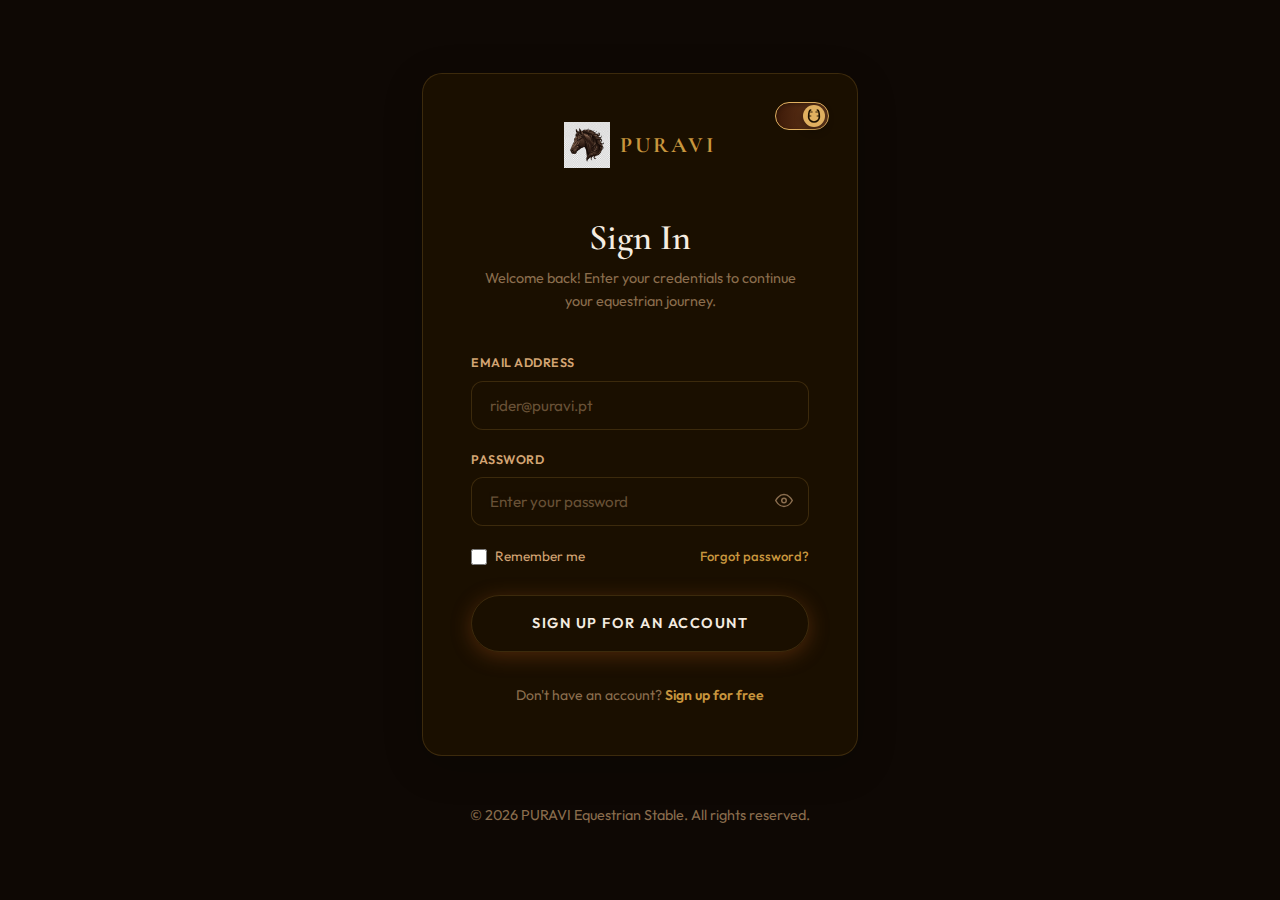
<file: login.html>
<!DOCTYPE html>
<html lang="en" data-theme="dark">

<head>
    <meta charset="UTF-8" />
    <meta name="viewport" content="width=device-width, initial-scale=1.0" />
    <title>Login | PURAVI Equestrian Stable</title>
    <meta name="description"
        content="Log in to your PURAVI account to manage your riding lessons, bookings, and membership." />
    <link rel="icon" type="image/png" href="logo.png" />
    <link rel="stylesheet" href="styles.css" />
</head>

<body>


    <!-- AUTH PAGE -->
    <main class="auth-page"
        style="min-height: 100vh; display: flex; flex-direction: column; align-items: center; justify-content: center;"
        aria-label="Login page">
        <!-- Form Panel -->
        <section class="auth-form-panel"
            style="background: transparent; min-height: auto; width: 100%; display: flex; justify-content: center;"
            aria-label="Login form">
            <div class="auth-form-inner"
                style="background: var(--bg-secondary); padding: 3rem; border-radius: var(--radius-lg); box-shadow: 0 10px 40px rgba(0,0,0,0.2); border: 1px solid var(--border); position: relative;">
                <div style="position: absolute; top: 1.5rem; right: 1.5rem;">
                    <button class="theme-toggle" onclick="toggleTheme()" aria-label="Toggle theme"
                        title="Toggle light/dark mode">
                        <div class="theme-toggle-track">
                            <div class="theme-toggle-thumb" id="themeThumb">
                                <span id="themeIcon">🌙</span>
                            </div>
                        </div>
                    </button>
                </div>
                <a href="index.html" class="auth-logo-link" aria-label="Back to home" style="justify-content: center;">
                    <span class="logo-icon"><img src="logo.png" alt="PURAVI Logo"
                            style="width: 100%; height: 100%; object-fit: contain;"></span>
                    <span class="logo-text" style="color: var(--accent-primary, #8b4513); font-size:22px;">PURAVI</span>
                </a>

                <h1 class="auth-heading" style="text-align: center;">Sign In</h1>
                <p class="auth-subheading" style="text-align: center;">Welcome back! Enter your credentials to continue
                    your equestrian journey.</p>

                <form id="loginForm" novalidate>
                    <div class="form-group">
                        <label class="form-label" for="loginEmail">Email Address</label>
                        <input class="form-input" type="email" id="loginEmail" name="email"
                            placeholder="rider@puravi.pt" autocomplete="email" required />
                    </div>

                    <div class="form-group">
                        <label class="form-label" for="loginPassword">Password</label>
                        <div class="password-wrapper">
                            <input class="form-input" type="password" id="loginPassword" name="password"
                                placeholder="Enter your password" autocomplete="current-password" required />
                            <button type="button" class="password-toggle"
                                onclick="togglePassword('loginPassword', this)" aria-label="Toggle password visibility">
                                <svg id="eyeIcon" width="18" height="18" viewBox="0 0 24 24" fill="none"
                                    stroke="currentColor" stroke-width="2">
                                    <path d="M1 12s4-8 11-8 11 8 11 8-4 8-11 8-11-8-11-8z" />
                                    <circle cx="12" cy="12" r="3" />
                                </svg>
                            </button>
                        </div>
                    </div>

                    <div class="form-row">
                        <label class="checkbox-label" for="rememberMe">
                            <input type="checkbox" id="rememberMe" name="rememberMe" />
                            Remember me
                        </label>
                        <a href="#" class="forgot-link">Forgot password?</a>
                    </div>

                    <div class="form-actions"
                        style="display: flex; flex-direction: column; gap: 1rem; margin-top: 1rem;">
                        <a href="signup.html" class="btn-auth"
                            style="background: transparent; border: 1.5px solid var(--border); color: var(--text-primary); text-align: center; display: flex; align-items: center; justify-content: center; text-decoration: none;">
                            Sign Up for an Account
                        </a>
                    </div>
                </form>


                <p class="auth-switch" style="text-align: center; margin-bottom: 0;">
                    Don't have an account? <a href="signup.html" id="goToSignup">Sign up for free</a>
                </p>
            </div>

            <!-- CC Sentence -->
            <div
                style="margin-top: 3rem; color: var(--text-muted); font-size: 0.9rem; text-align: center; width: 100%;">
                © 2026 PURAVI Equestrian Stable. All rights reserved.
            </div>
        </section>
    </main>

    <script src="main.js"></script>
    <script>
        // Simple login form behavior
        document.getElementById('loginForm').addEventListener('submit', function (e) {
            e.preventDefault();
            window.location.href = 'index.html';
        });
    </script>
</body>

</html>
</file>
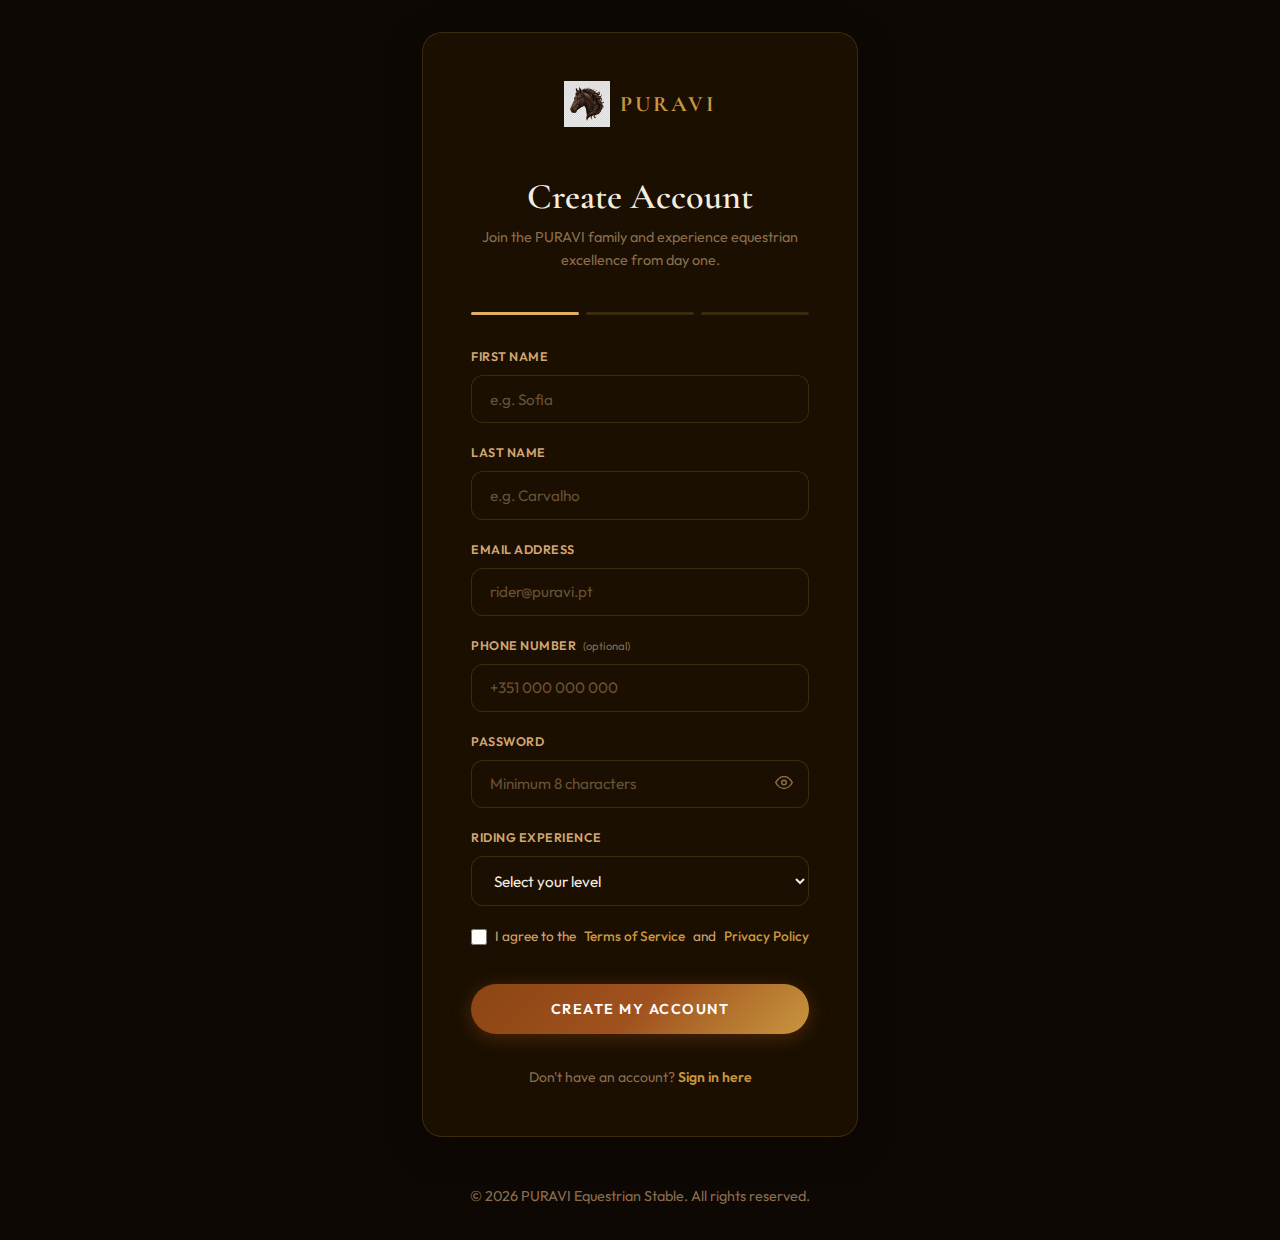
<file: signup.html>
<!DOCTYPE html>
<html lang="en" data-theme="dark">

<head>
    <meta charset="UTF-8" />
    <meta name="viewport" content="width=device-width, initial-scale=1.0" />
    <title>Sign Up | PURAVI Equestrian Stable</title>
    <meta name="description"
        content="Join PURAVI Equestrian Stable today. Create your account to access world-class riding lessons and equestrian services." />
    <link rel="icon" type="image/png" href="logo.png" />
    <link rel="stylesheet" href="styles.css" />
    <style>
        /* Extra styles for signup only */

        .progress-bar {
            display: flex;
            gap: 0.4rem;
            margin-bottom: 2rem;
        }

        .progress-step {
            flex: 1;
            height: 3px;
            border-radius: 2px;
            background: var(--border);
            transition: background 0.3s;
        }

        .progress-step.active {
            background: var(--accent-gold);
        }

        .form-label small {
            font-size: 0.7rem;
            color: var(--text-muted);
            font-weight: 400;
            letter-spacing: 0;
            text-transform: none;
            margin-left: 0.25rem;
        }
    </style>
</head>

<body>


    <!-- AUTH PAGE -->
    <main class="auth-page"
        style="min-height: 100vh; display: flex; flex-direction: column; align-items: center; justify-content: center;"
        aria-label="Sign up page">
        <!-- Form Panel -->
        <section class="auth-form-panel"
            style="background: transparent; min-height: auto; width: 100%; display: flex; justify-content: center;"
            aria-label="Sign up form">
            <div class="auth-form-inner"
                style="background: var(--bg-secondary); padding: 3rem; border-radius: var(--radius-lg); box-shadow: 0 10px 40px rgba(0,0,0,0.2); border: 1px solid var(--border); max-width: 500px;">
                <a href="index.html" class="auth-logo-link" aria-label="Back to home" style="justify-content: center;">
                    <span class="logo-icon"><img src="logo.png" alt="PURAVI Logo"
                            style="width: 100%; height: 100%; object-fit: contain;"></span>
                    <span class="logo-text" style="color: var(--accent-primary, #8b4513); font-size:22px;">PURAVI</span>
                </a>

                <h1 class="auth-heading" style="text-align: center;">Create Account</h1>
                <p class="auth-subheading" style="text-align: center;">Join the PURAVI family and experience equestrian
                    excellence from day one.</p>

                <div class="progress-bar" aria-label="Form progress">
                    <div class="progress-step active" id="step1bar"></div>
                    <div class="progress-step" id="step2bar"></div>
                    <div class="progress-step" id="step3bar"></div>
                </div>

                <form id="signupForm" novalidate>
                    <div class="form-group">
                        <label class="form-label" for="signupFirstName">First Name</label>
                        <input class="form-input" type="text" id="signupFirstName" name="firstName"
                            placeholder="e.g. Sofia" autocomplete="given-name" required />
                    </div>

                    <div class="form-group">
                        <label class="form-label" for="signupLastName">Last Name</label>
                        <input class="form-input" type="text" id="signupLastName" name="lastName"
                            placeholder="e.g. Carvalho" autocomplete="family-name" required />
                    </div>

                    <div class="form-group">
                        <label class="form-label" for="signupEmail">Email Address</label>
                        <input class="form-input" type="email" id="signupEmail" name="email"
                            placeholder="rider@puravi.pt" autocomplete="email" required />
                    </div>

                    <div class="form-group">
                        <label class="form-label" for="signupPhone">Phone Number <small>(optional)</small></label>
                        <input class="form-input" type="tel" id="signupPhone" name="phone"
                            placeholder="+351 000 000 000" autocomplete="tel" />
                    </div>

                    <div class="form-group">
                        <label class="form-label" for="signupPassword">Password</label>
                        <div class="password-wrapper">
                            <input class="form-input" type="password" id="signupPassword" name="password"
                                placeholder="Minimum 8 characters" autocomplete="new-password" required />
                            <button type="button" class="password-toggle"
                                onclick="togglePassword('signupPassword', this)"
                                aria-label="Toggle password visibility">
                                <svg width="18" height="18" viewBox="0 0 24 24" fill="none" stroke="currentColor"
                                    stroke-width="2">
                                    <path d="M1 12s4-8 11-8 11 8 11 8-4 8-11 8-11-8-11-8z" />
                                    <circle cx="12" cy="12" r="3" />
                                </svg>
                            </button>
                        </div>
                    </div>

                    <div class="form-group">
                        <label class="form-label" for="signupExperience">Riding Experience</label>
                        <select class="form-input" id="signupExperience" name="experience"
                            style="cursor:pointer; appearance: auto;">
                            <option value="" disabled selected>Select your level</option>
                            <option value="beginner">🌱 Beginner – Never ridden before</option>
                            <option value="novice">🌿 Novice – A few lessons</option>
                            <option value="intermediate">🌳 Intermediate – Can ride independently</option>
                            <option value="advanced">🏅 Advanced – Competition experience</option>
                        </select>
                    </div>


                    <div class="form-group">
                        <label class="checkbox-label" for="agreeTerms">
                            <input type="checkbox" id="agreeTerms" name="agreeTerms" required />
                            I agree to the <a href="#" style="color: var(--accent-primary); font-weight:500;">Terms of
                                Service</a> and <a href="#"
                                style="color: var(--accent-primary); font-weight:500;">Privacy Policy</a>
                        </label>
                    </div>

                    <button type="submit" class="btn-auth" id="signupBtn" style="margin-top: 1rem;">
                        Create My Account
                    </button>
                </form>


                <p class="auth-switch" style="text-align: center; margin-bottom: 0;">
                    Don't have an account? <a href="login.html">Sign in here</a>
                </p>
            </div>

            <!-- CC Sentence -->
            <div
                style="margin-top: 3rem; color: var(--text-muted); font-size: 0.9rem; text-align: center; width: 100%;">
                © 2026 PURAVI Equestrian Stable. All rights reserved.
            </div>
        </section>
    </main>

    <script src="main.js"></script>
    <script>

        // Progress tracking
        const fields = ['signupFirstName', 'signupEmail', 'signupPassword'];
        function updateProgress() {
            let filled = fields.filter(f => document.getElementById(f)?.value.trim()).length;
            ['step1bar', 'step2bar', 'step3bar'].forEach((id, i) => {
                document.getElementById(id).classList.toggle('active', i < filled);
            });
        }
        fields.forEach(f => document.getElementById(f)?.addEventListener('input', updateProgress));

        // Signup form feedback
        document.getElementById('signupForm').addEventListener('submit', function (e) {
            e.preventDefault();
            const btn = document.getElementById('signupBtn');
            btn.textContent = 'Creating your account...';
            btn.disabled = true;
            setTimeout(() => {
                btn.textContent = '🐴 Welcome to PURAVI!';
                btn.style.background = 'linear-gradient(135deg, #2d7a2d, #4caf50)';
                setTimeout(() => { window.location.href = 'login.html'; }, 1500);
            }, 1800);
        });
    </script>
</body>

</html>
</file>
<file: styles.css>
/* ============================================
   PURAVI - Equestrian Stable Website
   Global Styles & Design System
============================================ */

@import url('https://fonts.googleapis.com/css2?family=Cormorant+Garamond:ital,wght@0,300;0,400;0,500;0,600;0,700;1,400;1,600&family=Outfit:wght@300;400;500;600;700&display=swap');

/* ── CSS Variables ── */
:root {
    /* Light Mode Palette */
    --bg-primary: #faf6f0;
    --bg-secondary: #f0e8dc;
    --bg-card: #fffdf9;
    --bg-glass: rgba(255, 250, 245, 0.85);
    --surface: #ede4d8;

    --text-primary: #1a0f00;
    --text-secondary: #4a3520;
    --text-muted: #8b6e4e;
    --text-accent: #6b3d1e;

    --accent-primary: #8b4513;
    /* Saddle Brown */
    --accent-gold: #c8963e;
    /* Rich Gold */
    --accent-warm: #d4a574;
    /* Warm Tan */
    --accent-dark: #3d1a08;
    /* Dark Espresso */
    --accent-cream: #f5ece0;

    --nav-bg: rgba(26, 15, 0, 0.92);
    --nav-text: #f5ece0;
    --nav-hover: #c8963e;

    --border: rgba(139, 69, 19, 0.2);
    --border-accent: rgba(200, 150, 62, 0.4);
    --shadow: 0 4px 24px rgba(61, 26, 8, 0.12);
    --shadow-lg: 0 8px 48px rgba(61, 26, 8, 0.2);
    --shadow-gold: 0 4px 24px rgba(200, 150, 62, 0.3);

    --gradient-hero: linear-gradient(135deg, rgba(26, 15, 0, 0.75) 0%, rgba(61, 26, 8, 0.55) 50%, rgba(139, 69, 19, 0.35) 100%);
    --gradient-accent: linear-gradient(135deg, #8b4513 0%, #c8963e 100%);
    --gradient-dark: linear-gradient(135deg, #1a0f00 0%, #3d1a08 100%);
    --gradient-btn: linear-gradient(135deg, #8b4513 0%, #a0521e 50%, #c8963e 100%);

    --radius-sm: 6px;
    --radius-md: 12px;
    --radius-lg: 20px;
    --radius-xl: 32px;
    --radius-full: 9999px;

    --transition: all 0.3s cubic-bezier(0.4, 0, 0.2, 1);
    --transition-fast: all 0.18s ease;
    --transition-slow: all 0.5s cubic-bezier(0.4, 0, 0.2, 1);
}

/* ── Dark Mode ── */
[data-theme="dark"] {
    --bg-primary: #0e0804;
    --bg-secondary: #1a0f00;
    --bg-card: #1e1208;
    --bg-glass: rgba(20, 12, 4, 0.9);
    --surface: #2a1a0a;

    --text-primary: #f5ece0;
    --text-secondary: #d4a574;
    --text-muted: #8b6e4e;
    --text-accent: #c8963e;

    --accent-primary: #c8963e;
    --accent-gold: #e0b060;
    --accent-warm: #d4a574;
    --accent-dark: #f5ece0;
    --accent-cream: #2a1a0a;

    --nav-bg: rgba(10, 5, 0, 0.96);
    --nav-text: #f5ece0;
    --nav-hover: #c8963e;

    --border: rgba(200, 150, 62, 0.2);
    --border-accent: rgba(200, 150, 62, 0.4);
    --shadow: 0 4px 24px rgba(0, 0, 0, 0.4);
    --shadow-lg: 0 8px 48px rgba(0, 0, 0, 0.6);
    --shadow-gold: 0 4px 24px rgba(200, 150, 62, 0.25);

    --gradient-hero: linear-gradient(135deg, rgba(10, 5, 0, 0.85) 0%, rgba(26, 15, 0, 0.65) 50%, rgba(61, 26, 8, 0.45) 100%);
    --bg-glass: rgba(15, 8, 2, 0.88);
}

/* ── Reset & Base ── */
*,
*::before,
*::after {
    box-sizing: border-box;
    margin: 0;
    padding: 0;
}

html {
    scroll-behavior: smooth;
    font-size: 16px;
}

body {
    font-family: 'Outfit', sans-serif;
    background-color: var(--bg-primary);
    color: var(--text-primary);
    line-height: 1.6;
    transition: background-color 0.4s ease, color 0.4s ease;
    overflow-x: hidden;
}

h1,
h2,
h3,
h4,
h5 {
    font-family: 'Cormorant Garamond', serif;
    font-weight: 600;
    line-height: 1.2;
}

a {
    text-decoration: none;
    color: inherit;
}

img {
    max-width: 100%;
    display: block;
}

ul {
    list-style: none;
}

/* ── Scrollbar ── */
::-webkit-scrollbar {
    width: 6px;
}

::-webkit-scrollbar-track {
    background: var(--bg-secondary);
}

::-webkit-scrollbar-thumb {
    background: var(--accent-primary);
    border-radius: 3px;
}

::-webkit-scrollbar-thumb:hover {
    background: var(--accent-gold);
}

/* ============================================
   NAVIGATION
============================================ */
.navbar {
    position: fixed;
    top: 0;
    left: 0;
    right: 0;
    z-index: 1000;
    background: var(--nav-bg);
    backdrop-filter: blur(20px);
    -webkit-backdrop-filter: blur(20px);
    border-bottom: 1px solid rgba(200, 150, 62, 0.15);
    padding: 0 4rem;
    height: 80px;
    display: flex;
    align-items: center;
    justify-content: center;
    gap: 1.5rem;
    transition: var(--transition);
}

.navbar.scrolled {
    height: 60px;
    box-shadow: 0 4px 30px rgba(0, 0, 0, 0.4);
}

/* ── Logo ── */
.nav-logo {
    display: flex;
    align-items: center;
    gap: 10px;
    text-decoration: none;
    height: 50px;
    flex: initial;
}

.logo-icon {
    width: 46px;
    height: 46px;
    flex-shrink: 0;
    display: flex;
    align-items: center;
    justify-content: center;
    background: transparent !important;
}

.logo-icon img {
    width: 100%;
    height: 100%;
    display: block;
    object-fit: contain;
    background: transparent !important;
    border: none !important;
    border-radius: 0 !important;
}

.logo-text {
    font-family: 'Cormorant Garamond', serif;
    font-size: 30px;
    /* Increased to match visual weight of icon */
    font-weight: 700;
    letter-spacing: 3px;
    color: var(--accent-gold);
    line-height: 40px;
    text-transform: uppercase;
    display: flex;
    align-items: center;
}

/* ── Nav Links ── */
.nav-links {
    display: flex;
    align-items: center;
    gap: 1.5rem;
    list-style: none;
    flex: initial;
    justify-content: center;
}

.nav-links a {
    font-family: 'Outfit', sans-serif;
    font-size: 0.82rem;
    /* Slightly smaller for more items */
    font-weight: 500;
    letter-spacing: 1px;
    text-transform: uppercase;
    color: var(--nav-text);
    padding: 0.5rem 0.4rem;
    border-radius: var(--radius-sm);
    position: relative;
    transition: var(--transition-fast);
    opacity: 0.85;
    white-space: nowrap;
}

.nav-links li {
    display: flex;
    align-items: center;
}

.nav-links a::after {
    content: '';
    position: absolute;
    bottom: -2px;
    left: 50%;
    transform: translateX(-50%);
    width: 0;
    height: 2px;
    background: var(--accent-gold);
    transition: width 0.3s ease;
    border-radius: 1px;
}

.nav-links a:hover {
    color: var(--accent-gold);
    opacity: 1;
}

.nav-links a:hover::after,
.nav-links a.active::after {
    width: 40%;
}

.nav-links a.active {
    color: var(--accent-gold);
    opacity: 1;
}

.nav-links a.nav-login {
    background: var(--gradient-btn);
    color: #fff !important;
    padding: 0.4rem 1.1rem;
    border-radius: var(--radius-full);
    letter-spacing: 1.5px;
    font-weight: 600;
    opacity: 1;
    box-shadow: 0 2px 12px rgba(139, 69, 19, 0.4);
}

.nav-links a.nav-login::after {
    display: none;
}

.nav-links a.nav-login:hover {
    transform: translateY(-1px);
    box-shadow: 0 4px 20px rgba(200, 150, 62, 0.5);
    color: #fff !important;
}

/* ── Login Button (nav-controls) ── */
.nav-controls .nav-login {
    display: inline-flex;
    align-items: center;
    justify-content: center;
    padding: 0.45rem 1.35rem;
    background: var(--gradient-btn);
    color: #fff !important;
    font-family: 'Outfit', sans-serif;
    font-size: 0.82rem;
    font-weight: 600;
    letter-spacing: 1.5px;
    text-transform: uppercase;
    text-decoration: none;
    border-radius: var(--radius-full);
    border: 1.5px solid rgba(200, 150, 62, 0.5);
    box-shadow: 0 2px 14px rgba(139, 69, 19, 0.4);
    transition: all 0.25s cubic-bezier(0.4, 0, 0.2, 1);
    white-space: nowrap;
}

.nav-controls .nav-login:hover {
    background: linear-gradient(135deg, #c8963e 0%, #a0521e 50%, #8b4513 100%);
    border-color: rgba(200, 150, 62, 0.9);
    box-shadow: 0 4px 22px rgba(200, 150, 62, 0.55);
    transform: translateY(-2px) scale(1.03);
    color: #fff !important;
}

/* ── Nav Controls ── */
.nav-controls {
    display: flex;
    align-items: center;
    gap: 1.5rem;
    flex: initial;
    justify-content: flex-end;
}

/* ── Theme Toggle ── */
.theme-toggle {
    display: flex;
    align-items: center;
    gap: 0.75rem;
    cursor: pointer;
    user-select: none;
    background: transparent;
    border: none;
    padding: 4px;
    border-radius: var(--radius-full);
    transition: var(--transition-fast);
}

.theme-toggle:hover {
    background: rgba(200, 150, 62, 0.08);
}

.theme-toggle-track {
    width: 54px;
    height: 28px;
    background: linear-gradient(to right, #3d1a08, #6b3d1e);
    /* Deep Espresso to Warm Brown */
    border: 1.5px solid var(--accent-gold);
    border-radius: var(--radius-full);
    position: relative;
    transition: var(--transition-slow);
    box-shadow: inset 0 2px 4px rgba(0, 0, 0, 0.3);
}

[data-theme="light"] .theme-toggle-track {
    background: linear-gradient(to right, #ede4d8, #d4a574);
    /* Beige to Warm Tan */
    border-color: var(--accent-primary);
}

.theme-toggle-thumb {
    width: 22px;
    height: 22px;
    background: var(--accent-gold);
    border-radius: 50%;
    position: absolute;
    top: 1.5px;
    left: 2px;
    transition: all 0.5s cubic-bezier(0.68, -0.55, 0.265, 1.55);
    display: flex;
    align-items: center;
    justify-content: center;
    box-shadow: 0 3px 8px rgba(0, 0, 0, 0.4);
    color: #3d1a08;
    /* Dark brown icon color */
    padding: 3px;
}

[data-theme="dark"] .theme-toggle-thumb {
    left: 27px;
    background: var(--accent-gold);
    color: #1a0f00;
}

#themeIcon {
    width: 100%;
    height: 100%;
    display: flex;
    align-items: center;
    justify-content: center;
    transition: transform 0.6s cubic-bezier(0.4, 0, 0.2, 1);
}

#themeIcon svg {
    width: 100%;
    height: 100%;
}

/* ── Hamburger ── */
.hamburger {
    display: none;
    flex-direction: column;
    gap: 5px;
    cursor: pointer;
    padding: 4px;
    background: none;
    border: none;
    z-index: 1001;
}

.hamburger span {
    display: block;
    width: 24px;
    height: 2px;
    background: var(--accent-gold);
    border-radius: 2px;
    transition: var(--transition);
}

.hamburger.open span:nth-child(1) {
    transform: translateY(7px) rotate(45deg);
}

.hamburger.open span:nth-child(2) {
    opacity: 0;
    transform: scaleX(0);
}

.hamburger.open span:nth-child(3) {
    transform: translateY(-7px) rotate(-45deg);
}

/* ── Mobile Menu ── */
.mobile-menu {
    position: fixed;
    top: 72px;
    left: 0;
    right: 0;
    background: var(--nav-bg);
    backdrop-filter: blur(20px);
    padding: 1.5rem 2rem;
    display: flex;
    flex-direction: column;
    gap: 0.5rem;
    transform: translateY(-110%);
    opacity: 0;
    transition: var(--transition-slow);
    border-bottom: 1px solid var(--border-accent);
    z-index: 999;
}

.mobile-menu.open {
    transform: translateY(0);
    opacity: 1;
}

.mobile-menu a {
    font-family: 'Outfit', sans-serif;
    font-size: 0.95rem;
    font-weight: 500;
    letter-spacing: 1.5px;
    text-transform: uppercase;
    color: var(--nav-text);
    padding: 0.75rem 1rem;
    border-radius: var(--radius-sm);
    border-bottom: 1px solid rgba(200, 150, 62, 0.1);
    transition: var(--transition-fast);
}

.mobile-menu a:hover,
.mobile-menu a.active {
    color: var(--accent-gold);
    background: rgba(200, 150, 62, 0.08);
}

.mobile-menu .nav-login {
    margin-top: 0.5rem;
    background: var(--gradient-btn);
    color: #fff !important;
    text-align: center;
    border-radius: var(--radius-full);
    padding: 0.75rem 1.5rem;
    font-weight: 600;
    border-bottom: none;
}

.mobile-menu-controls {
    display: flex;
    align-items: center;
    gap: 0.75rem;
    padding: 0.5rem 1rem;
    margin-top: 0.25rem;
}

/* ============================================
   HERO SECTION - HOME 1
============================================ */
.hero-section {
    position: relative;
    height: 100vh;
    min-height: 640px;
    padding-top: 100px;
    display: flex;
    align-items: center;
    justify-content: center;
    overflow: hidden;
}

.hero-bg {
    position: absolute;
    inset: 0;
    background-image: url('hero_horse.png');
    background-size: cover;
    background-position: center 30%;
    background-repeat: no-repeat;
    transform: scale(1.05);
    transition: transform 8s ease-out;
}

.hero-bg.loaded {
    transform: scale(1);
}

.hero-overlay {
    position: absolute;
    inset: 0;
    background: var(--gradient-hero);
}

.hero-content {
    position: relative;
    z-index: 10;
    text-align: center;
    color: #fff;
    padding: 0 1.5rem;
    max-width: 820px;
    animation: fadeInUp 1s ease 0.3s both;
}

.hero-eyebrow {
    display: inline-flex;
    align-items: center;
    gap: 10px;
    font-family: 'Outfit', sans-serif;
    font-size: 0.75rem;
    font-weight: 500;
    letter-spacing: 4px;
    text-transform: uppercase;
    color: #fff;
    margin-bottom: 1.5rem;
    opacity: 0.9;
}

.hero-eyebrow::before,
.hero-eyebrow::after {
    content: '';
    display: block;
    width: 32px;
    height: 1px;
    background: var(--accent-gold);
    opacity: 0.7;
}

.hero-title {
    font-family: 'Cormorant Garamond', serif;
    font-size: clamp(3rem, 8vw, 6.5rem);
    font-weight: 700;
    letter-spacing: 2px;
    line-height: 1.05;
    margin-bottom: 1.25rem;
    text-shadow: 0 4px 20px rgba(0, 0, 0, 0.4);
}

.hero-title span {
    color: var(--accent-gold);
    font-style: italic;
}

.hero-subtitle {
    font-family: 'Outfit', sans-serif;
    font-size: 1.05rem;
    font-weight: 300;
    color: rgba(245, 236, 224, 0.85);
    margin-bottom: 2.5rem;
    letter-spacing: 0.5px;
    max-width: 560px;
    margin-left: auto;
    margin-right: auto;
}

.hero-cta-group {
    display: flex;
    align-items: center;
    justify-content: center;
    gap: 1rem;
    flex-wrap: wrap;
}

.btn-primary {
    display: inline-flex;
    align-items: center;
    gap: 0.5rem;
    padding: 0.85rem 2.25rem;
    background: var(--gradient-btn);
    color: #fff;
    font-family: 'Outfit', sans-serif;
    font-size: 0.875rem;
    font-weight: 600;
    letter-spacing: 1.5px;
    text-transform: uppercase;
    border-radius: var(--radius-full);
    border: none;
    cursor: pointer;
    box-shadow: 0 4px 24px rgba(139, 69, 19, 0.5);
    transition: var(--transition);
    text-decoration: none;
}

.btn-primary:hover {
    transform: translateY(-2px);
    box-shadow: 0 8px 32px rgba(200, 150, 62, 0.6);
}

.btn-outline {
    display: inline-flex;
    align-items: center;
    gap: 0.5rem;
    padding: 0.85rem 2.25rem;
    background: transparent;
    color: #fff;
    font-family: 'Outfit', sans-serif;
    font-size: 0.875rem;
    font-weight: 500;
    letter-spacing: 1.5px;
    text-transform: uppercase;
    border-radius: var(--radius-full);
    border: 1.5px solid rgba(245, 236, 224, 0.5);
    cursor: pointer;
    transition: var(--transition);
    text-decoration: none;
}

.btn-outline:hover {
    border-color: var(--accent-gold);
    color: var(--accent-gold);
    background: rgba(200, 150, 62, 0.1);
    transform: translateY(-2px);
}

.hero-scroll {
    position: absolute;
    bottom: 2rem;
    left: 50%;
    transform: translateX(-50%);
    display: flex;
    flex-direction: column;
    align-items: center;
    gap: 0.5rem;
    color: rgba(245, 236, 224, 0.6);
    font-size: 0.7rem;
    letter-spacing: 2px;
    text-transform: uppercase;
    animation: bounce 2s infinite;
    cursor: pointer;
}

.hero-scroll svg {
    width: 18px;
    height: 18px;
}

/* ============================================
   SECTION COMMONS
============================================ */
.section-padding,
.mission-section,
.services-section,
.experience-strip,
.pricing-section {
    padding: 8rem 2rem;
    min-height: 80vh;
    display: flex;
    flex-direction: column;
    justify-content: center;
}

.section-sm {
    padding: 4rem 2rem;
}

.container {
    max-width: 1200px;
    margin: 0 auto;
}

.section-header {
    text-align: center;
    margin-bottom: 4rem;
}

.section-eyebrow {
    display: inline-flex;
    align-items: center;
    gap: 10px;
    font-family: 'Outfit', sans-serif;
    font-size: 0.7rem;
    font-weight: 600;
    letter-spacing: 3px;
    text-transform: uppercase;
    color: var(--text-accent);
    margin-bottom: 1rem;
}

.section-eyebrow::before,
.section-eyebrow::after {
    content: '';
    display: block;
    width: 24px;
    height: 1px;
    background: var(--accent-gold);
}

.section-title {
    font-family: 'Cormorant Garamond', serif;
    font-size: clamp(2rem, 5vw, 3.5rem);
    font-weight: 600;
    color: var(--text-primary);
    margin-bottom: 1rem;
}

.section-desc {
    font-family: 'Outfit', sans-serif;
    font-size: 1.05rem;
    color: var(--text-muted);
    max-width: 560px;
    margin: 0 auto;
    line-height: 1.8;
}

/* ============================================
   STATS BAR
============================================ */
.stats-bar {
    background: var(--gradient-dark);
    padding: 2.5rem 2rem;
}

.stats-grid {
    max-width: 1000px;
    margin: 0 auto;
    display: grid;
    grid-template-columns: repeat(4, 1fr);
    gap: 2rem;
    text-align: center;
}

.stat-item {
    color: #fff;
}

.stat-number {
    font-family: 'Cormorant Garamond', serif;
    font-size: 2.75rem;
    font-weight: 700;
    color: var(--accent-gold);
    display: block;
    line-height: 1;
    margin-bottom: 0.35rem;
}

.stat-label {
    font-size: 0.75rem;
    letter-spacing: 2px;
    text-transform: uppercase;
    color: rgba(245, 236, 224, 0.65);
    font-weight: 400;
}

/* ============================================
   FEATURE CARDS - HOME 1
============================================ */
.features-grid {
    display: grid;
    grid-template-columns: repeat(3, 1fr);
    gap: 2rem;
}

.feature-card {
    background: var(--bg-card);
    border: 1px solid var(--border);
    border-radius: var(--radius-lg);
    padding: 2.5rem 2rem;
    transition: var(--transition);
    position: relative;
    overflow: hidden;
    text-align: center;
}

.feature-card::before {
    content: '';
    position: absolute;
    top: 0;
    left: 0;
    right: 0;
    height: 3px;
    background: var(--gradient-accent);
    transform: scaleX(0);
    transition: var(--transition);
}

.feature-card:hover {
    transform: translateY(-6px);
    box-shadow: var(--shadow-lg);
    border-color: var(--border-accent);
}

.feature-card:hover::before {
    transform: scaleX(1);
}

.feature-icon {
    width: 56px;
    height: 56px;
    background: linear-gradient(135deg, rgba(139, 69, 19, 0.12), rgba(200, 150, 62, 0.12));
    border: 1px solid rgba(200, 150, 62, 0.25);
    border-radius: var(--radius-md);
    display: flex;
    align-items: center;
    justify-content: center;
    margin: 0 auto 1.5rem auto;
    font-size: 1.5rem;
    transition: var(--transition);
}

.feature-card:hover .feature-icon {
    background: var(--gradient-accent);
    border-color: transparent;
}

.feature-title {
    font-family: 'Cormorant Garamond', serif;
    font-size: 1.4rem;
    font-weight: 600;
    color: var(--text-primary);
    margin-bottom: 0.75rem;
}

.feature-desc {
    font-size: 1.05rem;
    color: var(--text-muted);
    line-height: 1.75;
}

/* ============================================
   ABOUT SECTION - HOME 1
============================================ */
.about-grid {
    display: grid;
    grid-template-columns: 1fr 1fr;
    gap: 5rem;
    align-items: center;
}

.about-image-wrapper {
    position: relative;
}

.about-image-wrapper img {
    width: 100%;
    height: 500px;
    object-fit: cover;
    border-radius: var(--radius-xl);
    box-shadow: var(--shadow-lg);
}

.about-image-badge {
    position: absolute;
    bottom: -1.5rem;
    right: -1.5rem;
    background: var(--gradient-btn);
    color: #fff;
    padding: 1.5rem;
    border-radius: var(--radius-lg);
    text-align: center;
    box-shadow: var(--shadow-gold);
}

.badge-number {
    font-family: 'Cormorant Garamond', serif;
    font-size: 2.5rem;
    font-weight: 700;
    display: block;
    line-height: 1;
}

.badge-text {
    font-size: 0.7rem;
    letter-spacing: 1.5px;
    text-transform: uppercase;
    opacity: 0.9;
    margin-top: 0.25rem;
    display: block;
}

.about-content {
    padding-right: 1rem;
}

.about-text {
    font-size: 1.05rem;
    color: var(--text-secondary);
    line-height: 1.85;
    margin-bottom: 1.5rem;
}

.about-feature-list {
    display: flex;
    flex-direction: column;
    gap: 0.75rem;
    margin-bottom: 2rem;
}

.about-feature-item {
    display: flex;
    align-items: center;
    gap: 0.75rem;
    font-size: 0.9rem;
    color: var(--text-secondary);
}

.about-feature-item svg {
    color: var(--accent-gold);
    flex-shrink: 0;
}

/* ============================================
   FOOTER
============================================ */
.footer {
    background: var(--gradient-dark);
    color: var(--nav-text);
    padding: 4rem 2rem 2rem;
}

.footer-grid {
    max-width: 1200px;
    margin: 0 auto;
    display: grid;
    grid-template-columns: 2fr 1fr 1fr 1.5fr;
    gap: 3rem;
    padding-bottom: 3rem;
    border-bottom: 1px solid rgba(200, 150, 62, 0.15);
}

.footer-brand-desc {
    font-size: 0.875rem;
    color: rgba(245, 236, 224, 0.6);
    line-height: 1.75;
    margin-top: 1rem;
    max-width: 260px;
}

.footer-social {
    display: flex;
    gap: 0.75rem;
    margin-top: 1.5rem;
}

.footer-social a {
    width: 36px;
    height: 36px;
    background: rgba(200, 150, 62, 0.15);
    border: 1px solid rgba(200, 150, 62, 0.25);
    border-radius: 50%;
    display: flex;
    align-items: center;
    justify-content: center;
    font-size: 0.8rem;
    color: var(--accent-gold);
    transition: var(--transition-fast);
}

.footer-social a:hover {
    background: var(--accent-gold);
    color: #fff;
    transform: translateY(-2px);
}

.footer-col-title {
    font-family: 'Outfit', sans-serif;
    font-size: 0.7rem;
    font-weight: 600;
    letter-spacing: 2.5px;
    text-transform: uppercase;
    color: var(--accent-gold);
    margin-bottom: 1.25rem;
}

.footer-links {
    display: flex;
    flex-direction: column;
    gap: 0.65rem;
}

.footer-links a {
    font-size: 0.875rem;
    color: rgba(245, 236, 224, 0.6);
    transition: var(--transition-fast);
}

.footer-links a:hover {
    color: var(--accent-gold);
    padding-left: 4px;
}

.footer-contact-item {
    display: flex;
    align-items: flex-start;
    gap: 0.6rem;
    font-size: 0.875rem;
    color: rgba(245, 236, 224, 0.6);
    margin-bottom: 0.75rem;
    line-height: 1.5;
}

.footer-contact-item svg {
    color: var(--accent-gold);
    flex-shrink: 0;
    margin-top: 2px;
}

.footer-bottom {
    max-width: 1200px;
    margin: 0 auto;
    padding-top: 2rem;
    display: flex;
    flex-direction: column;
    align-items: center;
    justify-content: center;
    gap: 0.75rem;
    font-size: 0.8rem;
    color: rgba(245, 236, 224, 0.4);
    text-align: center;
}

/* ============================================
   HOME 2 - SERVICE HIGHLIGHTS
============================================ */
.services-hero {
    position: relative;
    height: 60vh;
    min-height: 450px;
    padding-top: 100px;
    display: flex;
    align-items: flex-end;
    overflow: hidden;
}

.services-hero-bg {
    position: absolute;
    inset: 0;
    background-image: url('stable_exterior.png');
    background-size: cover;
    background-position: center;
}

.services-hero-overlay {
    position: absolute;
    inset: 0;
    background: linear-gradient(to top, rgba(10, 5, 0, 0.95) 0%, rgba(10, 5, 0, 0.5) 50%, rgba(10, 5, 0, 0.2) 100%);
}

.services-hero-content {
    position: relative;
    z-index: 10;
    padding: 4rem 3rem;
    max-width: 1200px;
    margin: 0 auto;
    width: 100%;
    color: #fff;
}

.services-hero-tag {
    display: inline-flex;
    align-items: center;
    gap: 8px;
    background: rgba(200, 150, 62, 0.2);
    border: 1px solid rgba(200, 150, 62, 0.4);
    color: var(--accent-gold);
    font-size: 0.68rem;
    font-weight: 600;
    letter-spacing: 3px;
    text-transform: uppercase;
    padding: 0.4rem 1rem;
    border-radius: var(--radius-full);
    margin-bottom: 1.25rem;
}

.services-hero-title {
    font-family: 'Cormorant Garamond', serif;
    font-size: clamp(2.5rem, 6vw, 5rem);
    font-weight: 700;
    line-height: 1.05;
    margin-bottom: 1rem;
}

.services-hero-title em {
    color: var(--accent-gold);
    font-style: italic;
}

.services-hero-sub {
    font-size: 1rem;
    color: rgba(245, 236, 224, 0.7);
    max-width: 460px;
    line-height: 1.7;
}

/* Services Grid */
.services-section {
    background: var(--bg-primary);
}

.services-grid {
    display: grid;
    grid-template-columns: repeat(3, 1fr);
    gap: 2rem;
    max-width: 1200px;
    margin: 0 auto;
}

.service-card {
    position: relative;
    border-radius: var(--radius-xl);
    overflow: hidden;
    height: 400px;
    cursor: pointer;
    transition: var(--transition);
}

.service-card:hover {
    transform: translateY(-6px);
    box-shadow: var(--shadow-lg);
}

.service-card-img {
    position: absolute;
    inset: 0;
    width: 100%;
    height: 100%;
    object-fit: cover;
    transition: transform 0.6s ease;
}

.service-card:hover .service-card-img {
    transform: scale(1.08);
}

.service-card-overlay {
    position: absolute;
    inset: 0;
    background: linear-gradient(to top, rgba(10, 5, 0, 0.92) 0%, rgba(10, 5, 0, 0.4) 60%, transparent 100%);
    transition: var(--transition);
}

.service-card:hover .service-card-overlay {
    background: linear-gradient(to top, rgba(10, 5, 0, 0.96) 0%, rgba(10, 5, 0, 0.6) 60%, rgba(61, 26, 8, 0.3) 100%);
}

.service-card-content {
    position: absolute;
    bottom: 0;
    left: 0;
    right: 0;
    padding: 2rem;
    color: #fff;
    transform: translateY(0);
    transition: var(--transition);
}

.service-card-icon {
    font-size: 2rem;
    margin-bottom: 0.75rem;
    display: block;
}

.service-card-title {
    font-family: 'Cormorant Garamond', serif;
    font-size: 1.6rem;
    font-weight: 600;
    margin-bottom: 0.5rem;
}

.service-card-desc {
    font-size: 1.05rem;
    color: rgba(245, 236, 224, 0.75);
    line-height: 1.65;
    max-height: 0;
    overflow: hidden;
    transition: max-height 0.4s ease, margin 0.3s ease;
    margin-bottom: 0;
}

.service-card:hover .service-card-desc {
    max-height: 100px;
    margin-bottom: 1rem;
}

.service-card-link {
    display: inline-flex;
    align-items: center;
    gap: 0.4rem;
    font-size: 0.75rem;
    font-weight: 600;
    letter-spacing: 2px;
    text-transform: uppercase;
    color: var(--accent-gold);
    opacity: 0;
    transform: translateY(8px);
    transition: var(--transition);
}

.service-card:hover .service-card-link {
    opacity: 1;
    transform: translateY(0);
}

/* Experience Strip */
.experience-strip {
    background: var(--bg-secondary);
}

.experience-grid {
    max-width: 1200px;
    margin: 0 auto;
    display: grid;
    grid-template-columns: 1fr 1fr;
    gap: 5rem;
    align-items: center;
}

.experience-image {
    position: relative;
}

.experience-image img {
    width: 100%;
    height: 460px;
    object-fit: cover;
    border-radius: var(--radius-xl);
    box-shadow: var(--shadow-lg);
}

.exp-badge {
    position: absolute;
    top: -1.5rem;
    left: -1.5rem;
    background: var(--gradient-dark);
    color: #fff;
    padding: 1.25rem 1.5rem;
    border-radius: var(--radius-lg);
    border: 1px solid rgba(200, 150, 62, 0.3);
}

.exp-badge .badge-number {
    font-family: 'Cormorant Garamond', serif;
    font-size: 2.5rem;
    font-weight: 700;
    color: var(--accent-gold);
    display: block;
    line-height: 1;
}

.exp-badge .badge-text {
    font-size: 0.65rem;
    letter-spacing: 1.5px;
    text-transform: uppercase;
    color: rgba(245, 236, 224, 0.6);
    display: block;
    margin-top: 0.25rem;
}

.testimonial-card {
    background: var(--gradient-dark);
    border: 1px solid rgba(200, 150, 62, 0.2);
    border-radius: var(--radius-lg);
    padding: 2rem;
    margin-top: 2rem;
    text-align: center;
}

.testimonial-quote {
    font-family: 'Cormorant Garamond', serif;
    font-size: 1.05rem;
    font-style: italic;
    color: rgba(245, 236, 224, 0.85);
    line-height: 1.7;
    margin-bottom: 1rem;
    text-align: center;
}

.testimonial-author {
    display: flex;
    align-items: center;
    justify-content: center;
    gap: 0.75rem;
    text-align: left;
}

.author-avatar {
    width: 40px;
    height: 40px;
    background: var(--gradient-accent);
    border-radius: 50%;
    display: flex;
    align-items: center;
    justify-content: center;
    font-family: 'Cormorant Garamond', serif;
    font-size: 1.1rem;
    font-weight: 700;
    color: #fff;
}

.author-name {
    font-size: 0.85rem;
    font-weight: 600;
    color: rgba(245, 236, 224, 0.9);
}

.author-role {
    font-size: 0.75rem;
    color: var(--accent-gold);
    letter-spacing: 1px;
    text-transform: uppercase;
}

/* Pricing Cards */
.pricing-section {
    background: var(--bg-primary);
}

.pricing-grid {
    display: grid;
    grid-template-columns: repeat(3, 1fr);
    gap: 2rem;
    align-items: stretch;
    max-width: 1100px;
    margin: 0 auto;
}

.pricing-card {
    background: var(--bg-card);
    border: 1px solid var(--border);
    border-radius: var(--radius-xl);
    padding: 2.5rem 2rem;
    text-align: center;
    transition: var(--transition);
    position: relative;
    overflow: hidden;
    display: flex;
    flex-direction: column;
}

.pricing-card.featured {
    background: var(--gradient-dark);
    border-color: rgba(200, 150, 62, 0.4);
    transform: scale(1.04);
}

.pricing-card:not(.featured):hover {
    transform: translateY(-6px);
    box-shadow: var(--shadow-lg);
    border-color: var(--border-accent);
}

.pricing-badge {
    position: absolute;
    top: 1.25rem;
    right: 1.25rem;
    background: var(--gradient-accent);
    color: #fff;
    font-size: 0.65rem;
    font-weight: 700;
    letter-spacing: 1.5px;
    text-transform: uppercase;
    padding: 0.25rem 0.75rem;
    border-radius: var(--radius-full);
}

.pricing-tier {
    font-size: 0.7rem;
    font-weight: 600;
    letter-spacing: 3px;
    text-transform: uppercase;
    color: var(--accent-gold);
    margin-bottom: 1rem;
}

.pricing-price {
    font-family: 'Cormorant Garamond', serif;
    font-size: 3.5rem;
    font-weight: 700;
    color: var(--text-primary);
    line-height: 1;
    margin-bottom: 0.25rem;
}

.pricing-card.featured .pricing-price {
    color: #fff;
}

.pricing-period {
    font-size: 0.8rem;
    color: var(--text-muted);
    margin-bottom: 2rem;
}

.pricing-card.featured .pricing-period {
    color: rgba(245, 236, 224, 0.6);
}

.pricing-features {
    display: flex;
    flex-direction: column;
    gap: 0.75rem;
    margin-bottom: 2.5rem;
    text-align: left;
    flex-grow: 1;
}

.pricing-feature-item {
    display: flex;
    align-items: center;
    gap: 0.6rem;
    font-size: 0.875rem;
    color: var(--text-secondary);
}

.pricing-card.featured .pricing-feature-item {
    color: rgba(245, 236, 224, 0.8);
}

.pricing-feature-check {
    color: var(--accent-gold);
    font-size: 0.9rem;
    flex-shrink: 0;
}

.btn-pricing {
    display: block;
    width: 100%;
    padding: 0.85rem;
    border-radius: var(--radius-full);
    font-family: 'Outfit', sans-serif;
    font-size: 0.85rem;
    font-weight: 600;
    letter-spacing: 1.5px;
    text-transform: uppercase;
    cursor: pointer;
    transition: var(--transition);
    border: none;
    text-decoration: none;
    text-align: center;
}

.btn-pricing-outline {
    background: transparent;
    border: 1.5px solid var(--border-accent);
    color: var(--text-secondary);
}

.btn-pricing-outline:hover {
    background: var(--gradient-accent);
    color: #fff;
    border-color: transparent;
}

.btn-pricing-solid {
    background: var(--gradient-btn);
    color: #fff;
    box-shadow: 0 4px 20px rgba(139, 69, 19, 0.4);
}

.btn-pricing-solid:hover {
    transform: translateY(-1px);
    box-shadow: 0 6px 28px rgba(200, 150, 62, 0.5);
}

/* ============================================
   LOGIN & SIGNUP PAGES
============================================ */
.auth-page {
    min-height: 100vh;
    display: flex;
    flex-direction: column;
    align-items: center;
    justify-content: center;
    background: var(--bg-primary);
}

.auth-visual {
    display: none;
}

.auth-form-panel {
    display: flex;
    flex-direction: column;
    justify-content: center;
    padding: 2rem;
    width: 100%;
    max-width: 500px;
}

.auth-form-inner {
    width: 100%;
    background: var(--bg-secondary);
    padding: 3rem;
    border-radius: var(--radius-lg);
    box-shadow: 0 10px 40px rgba(0, 0, 0, 0.1);
    border: 1px solid var(--border);
}

.auth-logo-link {
    display: flex;
    align-items: center;
    gap: 10px;
    text-decoration: none;
    margin-bottom: 3rem;
}

.auth-logo-link .logo-text {
    color: var(--accent-primary);
}

[data-theme="dark"] .auth-logo-link .logo-text {
    color: var(--accent-gold);
}

.auth-heading {
    font-family: 'Cormorant Garamond', serif;
    font-size: 2.25rem;
    font-weight: 600;
    color: var(--text-primary);
    margin-bottom: 0.5rem;
}

.auth-subheading {
    font-size: 0.9rem;
    color: var(--text-muted);
    margin-bottom: 2.5rem;
    line-height: 1.6;
}

.form-group {
    margin-bottom: 1.25rem;
}

.form-label {
    display: block;
    font-size: 0.78rem;
    font-weight: 600;
    letter-spacing: 0.5px;
    color: var(--text-secondary);
    margin-bottom: 0.5rem;
    text-transform: uppercase;
}

.form-input {
    width: 100%;
    padding: 0.85rem 1.1rem;
    background: var(--bg-secondary);
    border: 1.5px solid var(--border);
    border-radius: var(--radius-md);
    font-family: 'Outfit', sans-serif;
    font-size: 0.95rem;
    color: var(--text-primary);
    transition: var(--transition-fast);
    outline: none;
}

.form-input::placeholder {
    color: var(--text-muted);
    opacity: 0.7;
}

.form-input:focus {
    border-color: var(--accent-gold);
    background: var(--bg-card);
    box-shadow: 0 0 0 3px rgba(200, 150, 62, 0.12);
}

.password-wrapper {
    position: relative;
}

.password-toggle {
    position: absolute;
    right: 1rem;
    top: 50%;
    transform: translateY(-50%);
    background: none;
    border: none;
    cursor: pointer;
    color: var(--text-muted);
    pad: 0.25rem;
    transition: var(--transition-fast);
}

.password-toggle:hover {
    color: var(--accent-primary);
}

.form-row {
    display: flex;
    align-items: center;
    justify-content: space-between;
    margin-bottom: 1.75rem;
    flex-wrap: wrap;
    gap: 0.5rem;
}

.checkbox-label {
    display: flex;
    align-items: center;
    gap: 0.5rem;
    font-size: 0.85rem;
    color: var(--text-secondary);
    cursor: pointer;
}

.checkbox-label input[type="checkbox"] {
    width: 16px;
    height: 16px;
    accent-color: var(--accent-primary);
    cursor: pointer;
}

.forgot-link {
    font-size: 0.82rem;
    color: var(--accent-primary);
    font-weight: 500;
    transition: var(--transition-fast);
}

.forgot-link:hover {
    color: var(--accent-gold);
    text-decoration: underline;
}

.btn-auth {
    width: 100%;
    padding: 1rem;
    background: var(--gradient-btn);
    color: #fff;
    border: none;
    border-radius: var(--radius-full);
    font-family: 'Outfit', sans-serif;
    font-size: 0.9rem;
    font-weight: 600;
    letter-spacing: 1.5px;
    text-transform: uppercase;
    cursor: pointer;
    box-shadow: 0 4px 20px rgba(139, 69, 19, 0.45);
    transition: var(--transition);
    margin-bottom: 1.5rem;
}

.btn-auth:hover {
    transform: translateY(-2px);
    box-shadow: 0 8px 28px rgba(200, 150, 62, 0.55);
}

.auth-divider {
    display: flex;
    align-items: center;
    gap: 1rem;
    margin-bottom: 1.5rem;
    color: var(--text-muted);
    font-size: 0.8rem;
}

.auth-divider::before,
.auth-divider::after {
    content: '';
    flex: 1;
    height: 1px;
    background: var(--border);
}

.social-auth-grid {
    display: grid;
    grid-template-columns: 1fr 1fr;
    gap: 0.75rem;
    margin-bottom: 2rem;
}

.btn-social {
    display: flex;
    align-items: center;
    justify-content: center;
    gap: 0.6rem;
    padding: 0.75rem;
    background: var(--bg-card);
    border: 1.5px solid var(--border);
    border-radius: var(--radius-md);
    font-family: 'Outfit', sans-serif;
    font-size: 0.85rem;
    font-weight: 500;
    color: var(--text-secondary);
    cursor: pointer;
    transition: var(--transition-fast);
    text-decoration: none;
}

.btn-social:hover {
    border-color: var(--accent-gold);
    color: var(--text-primary);
    background: var(--bg-secondary);
}

.auth-switch {
    text-align: center;
    font-size: 0.875rem;
    color: var(--text-muted);
    margin-top: 0.5rem;
}

.auth-switch a {
    color: var(--accent-primary);
    font-weight: 600;
    transition: var(--transition-fast);
}

.auth-switch a:hover {
    color: var(--accent-gold);
    text-decoration: underline;
}

/* ============================================
   ANIMATIONS
============================================ */
@keyframes fadeInUp {
    from {
        opacity: 0;
        transform: translateY(30px);
    }

    to {
        opacity: 1;
        transform: translateY(0);
    }
}

@keyframes bounce {

    0%,
    100% {
        transform: translateX(-50%) translateY(0);
    }

    50% {
        transform: translateX(-50%) translateY(-8px);
    }
}

@keyframes float {

    0%,
    100% {
        transform: translateY(0);
    }

    50% {
        transform: translateY(-10px);
    }
}

@keyframes shimmer {
    0% {
        background-position: -200% center;
    }

    100% {
        background-position: 200% center;
    }
}

.animate-up {
    animation: fadeInUp 0.7s ease both;
}

.animate-up-delay-1 {
    animation-delay: 0.1s;
}

.animate-up-delay-2 {
    animation-delay: 0.2s;
}

.animate-up-delay-3 {
    animation-delay: 0.3s;
}

.animate-up-delay-4 {
    animation-delay: 0.4s;
}

.animate-up-delay-5 {
    animation-delay: 0.5s;
}

.animate-up-delay-6 {
    animation-delay: 0.6s;
}

.animate-up-delay-7 {
    animation-delay: 0.7s;
}

.animate-up-delay-8 {
    animation-delay: 0.8s;
}

.animate-up-delay-9 {
    animation-delay: 0.9s;
}

/* ============================================
   UTILITY CLASSES
============================================ */
.text-gold {
    color: var(--accent-gold);
}

.text-center {
    text-align: center;
}

.mt-2 {
    margin-top: 2rem;
}

.mt-3 {
    margin-top: 3rem;
}

.divider {
    height: 1px;
    background: linear-gradient(to right, transparent, var(--border-accent), transparent);
    margin: 4rem 0;
}

/* ============================================
   RESPONSIVE
============================================ */
@media (max-width: 1024px) {

    .features-grid,
    .services-grid,
    .programs-grid,
    .pricing-grid {
        grid-template-columns: repeat(2, 1fr);
    }

    .footer-grid {
        grid-template-columns: 1fr 1fr;
        gap: 2rem;
    }

    .about-grid {
        gap: 3rem;
    }

    .experience-grid {
        gap: 3rem;
    }

    .auth-page {
        grid-template-columns: 1fr;
    }

    .auth-visual {
        display: none;
    }

    .auth-form-panel {
        padding: 2.5rem 2rem;
    }
}

@media (max-width: 768px) {
    .nav-links {
        display: none;
    }

    .hamburger {
        display: flex;
    }

    .features-grid,
    .programs-grid,
    .pricing-grid {
        grid-template-columns: 1fr;
    }

    .services-grid {
        grid-template-columns: 1fr;
    }

    .service-card {
        height: 320px;
    }

    .service-card-desc {
        max-height: 100px;
        margin-bottom: 1rem;
    }

    .service-card-link {
        opacity: 1;
        transform: none;
    }

    .about-grid {
        grid-template-columns: 1fr;
    }

    .about-content {
        padding-right: 0;
    }

    .about-image-badge {
        right: 0.5rem;
        bottom: -1rem;
    }

    .experience-grid {
        grid-template-columns: 1fr;
    }

    .exp-badge {
        left: 0.5rem;
    }

    .stats-grid {
        grid-template-columns: repeat(2, 1fr);
    }

    .footer-grid {
        grid-template-columns: 1fr;
        gap: 2rem;
    }

    .footer-bottom {
        flex-direction: column;
        gap: 0.5rem;
        text-align: center;
    }

    .pricing-card.featured {
        transform: scale(1);
    }

    .hero-cta-group {
        flex-direction: column;
    }

    .hero-content {
        padding: 0 1.25rem;
    }

    .services-hero-content {
        padding: 2.5rem 1.5rem;
    }

    .section-padding {
        padding: 4rem 1.25rem;
    }

    .auth-form-panel {
        padding: 2rem 1.5rem;
    }

    .auth-form-inner {
        max-width: 100%;
    }

    .social-auth-grid {
        grid-template-columns: 1fr;
    }

    .theme-label {
        display: none;
    }

    .navbar {
        padding: 0 1.25rem;
        height: 70px;
    }

    .nav-logo,
    .nav-controls {
        flex: 0 0 auto;
    }

    .nav-controls .theme-toggle,
    .nav-controls .nav-login {
        display: none;
    }
}

@media (max-width: 480px) {
    .stats-grid {
        grid-template-columns: repeat(2, 1fr);
        gap: 1rem;
    }

    .stat-number {
        font-size: 2rem;
    }

    .logo-text {
        font-size: 22px;
    }

    .logo-icon {
        width: 34px;
        height: 34px;
    }
}

/* ============================================
   ABOUT PAGE
============================================ */
.about-hero {
    height: 60vh;
    min-height: 450px;
    padding-top: 100px;
    position: relative;
    display: flex;
    align-items: center;
    justify-content: center;
    text-align: center;
    color: #fff;
}

.about-hero-bg {
    position: absolute;
    inset: 0;
    background: linear-gradient(rgba(0, 0, 0, 0.5), rgba(0, 0, 0, 0.5)), url('about_mission.png');
    background-size: cover;
    background-position: center;
    z-index: -1;
}

.mission-section {
    background: var(--bg-primary);
}

.mission-grid {
    display: grid;
    grid-template-columns: 1fr 1fr;
    gap: 5rem;
    align-items: start;
    max-width: 1200px;
    margin: 0 auto;
}

.purpose-card {
    text-align: center;
    padding: 2rem;
    height: 100%;
}

.purpose-card .feature-title {
    font-size: 2rem;
    margin-bottom: 2rem;
    color: var(--accent-gold);
    text-align: center;
}

.purpose-card .about-text {
    font-size: 1.05rem;
    line-height: 1.7;
    margin-bottom: 1.5rem;
    text-align: left;
}

@media (max-width: 991px) {
    .mission-grid {
        grid-template-columns: 1fr;
        gap: 3rem;
    }

    .purpose-card {
        padding: 1rem 0;
    }
}

.mission-quote {
    font-family: 'Cormorant Garamond', serif;
    font-size: 2.2rem;
    font-style: italic;
    color: var(--accent-gold);
    line-height: 1.3;
    position: relative;
}

.mission-quote::before {
    content: '“';
    position: absolute;
    top: -2rem;
    left: -2rem;
    font-size: 6rem;
    opacity: 0.15;
}

/* ============================================
   LESSONS PAGE
============================================ */
.lessons-hero {
    background: linear-gradient(rgba(0, 0, 0, 0.6), rgba(0, 0, 0, 0.6)), url('lessons_hero.png');
    background-size: cover;
    background-position: center;
    height: 60vh;
    min-height: 450px;
    padding-top: 100px;
    display: flex;
    align-items: center;
    justify-content: center;
    color: #fff;
}

.programs-grid {
    display: grid;
    grid-template-columns: repeat(3, 1fr);
    gap: 2rem;
    margin-top: 4rem;
    max-width: 1280px;
    margin-left: auto;
    margin-right: auto;
}

/* ============================================
   GALLERY PAGE
============================================ */
.gallery-hero {
    height: 60vh;
    min-height: 450px;
    padding-top: 100px;
    background: linear-gradient(rgba(0, 0, 0, 0.5), rgba(0, 0, 0, 0.5)), url('gallery_1.png');
    background-size: cover;
    background-position: center;
    display: flex;
    align-items: center;
    justify-content: center;
    text-align: center;
    color: #fff;
    position: relative;
}

.program-card {
    background: var(--bg-card);
    border: 1px solid var(--border);
    padding: 2.25rem 1.75rem;
    border-radius: var(--radius-lg);
    transition: var(--transition);
    text-align: center;
    display: flex;
    flex-direction: column;
    align-items: center;
}

.program-card .btn-outline,
.program-card .btn-primary {
    margin-top: auto;
    width: fit-content;
}

.program-card:hover {
    transform: translateY(-10px);
    border-color: var(--accent-gold);
    box-shadow: var(--shadow-lg);
}

.program-icon {
    font-size: 3rem;
    margin-bottom: 1.5rem;
    display: block;
}

/* ============================================
   GALLERY PAGE
============================================ */
.gallery-grid {
    display: grid;
    grid-template-columns: repeat(3, 1fr);
    gap: 1.5rem;
    padding: 2rem 0;
}

.gallery-item {
    position: relative;
    border-radius: var(--radius-md);
    overflow: hidden;
    aspect-ratio: 1 / 1;
    cursor: pointer;
}

@media (max-width: 900px) {
    .gallery-grid {
        grid-template-columns: repeat(2, 1fr);
    }
}

@media (max-width: 540px) {
    .gallery-grid {
        grid-template-columns: 1fr;
    }
}

.gallery-item img {
    width: 100%;
    height: 100%;
    object-fit: cover;
    transition: transform 0.6s cubic-bezier(0.4, 0, 0.2, 1);
}

.gallery-item:hover img {
    transform: scale(1.1);
}

.gallery-overlay {
    position: absolute;
    inset: 0;
    background: linear-gradient(to top, rgba(0, 0, 0, 0.8), transparent);
    opacity: 0;
    transition: opacity 0.4s;
    display: flex;
    align-items: flex-end;
    padding: 2rem;
    color: #fff;
}

.gallery-item:hover .gallery-overlay {
    opacity: 1;
}

/* ============================================
   CONTACT PAGE
============================================ */
.contact-wrapper {
    display: grid;
    grid-template-columns: 1fr 1.5fr;
    gap: 4rem;
    max-width: 1200px;
    margin: 0 auto;
}

.contact-info-card {
    background: var(--gradient-dark);
    padding: 3.5rem;
    border-radius: var(--radius-xl);
    color: #fff;
}

/* ── Scroll to Top (Swipe Arrow) ── */
.scroll-to-top {
    position: fixed;
    bottom: 2rem;
    right: 2rem;
    width: 48px;
    height: 48px;
    background: var(--gradient-btn);
    color: #fff;
    border: none;
    border-radius: var(--radius-full);
    cursor: pointer;
    z-index: 1001;
    display: flex;
    align-items: center;
    justify-content: center;
    opacity: 0;
    visibility: hidden;
    transition: all 0.4s cubic-bezier(0.175, 0.885, 0.32, 1.275);
    transform: translateY(20px) scale(0.8);
    box-shadow: 0 4px 20px rgba(0, 0, 0, 0.3);
}

.scroll-to-top.visible {
    opacity: 1;
    visibility: visible;
    transform: translateY(0) scale(1);
}

.scroll-to-top:hover {
    transform: translateY(-5px) scale(1.1);
    box-shadow: 0 8px 25px rgba(200, 150, 62, 0.5);
    background: var(--accent-gold);
    color: #1a0f00;
}

.scroll-to-top svg {
    width: 20px;
    height: 20px;
    stroke-width: 3;
}

@media (max-width: 768px) {
    .scroll-to-top {
        bottom: 1.5rem;
        right: 1.5rem;
        width: 42px;
        height: 42px;
    }
}

.contact-form-card {
    background: var(--bg-card);
    padding: 3.5rem;
    border-radius: var(--radius-xl);
    border: 1px solid var(--border);
    box-shadow: var(--shadow);
}

/* Adjustments for theme toggle in list */
.nav-links .theme-toggle {
    opacity: 0.9;
}

.nav-links .theme-toggle:hover {
    opacity: 1;
}
</file>
